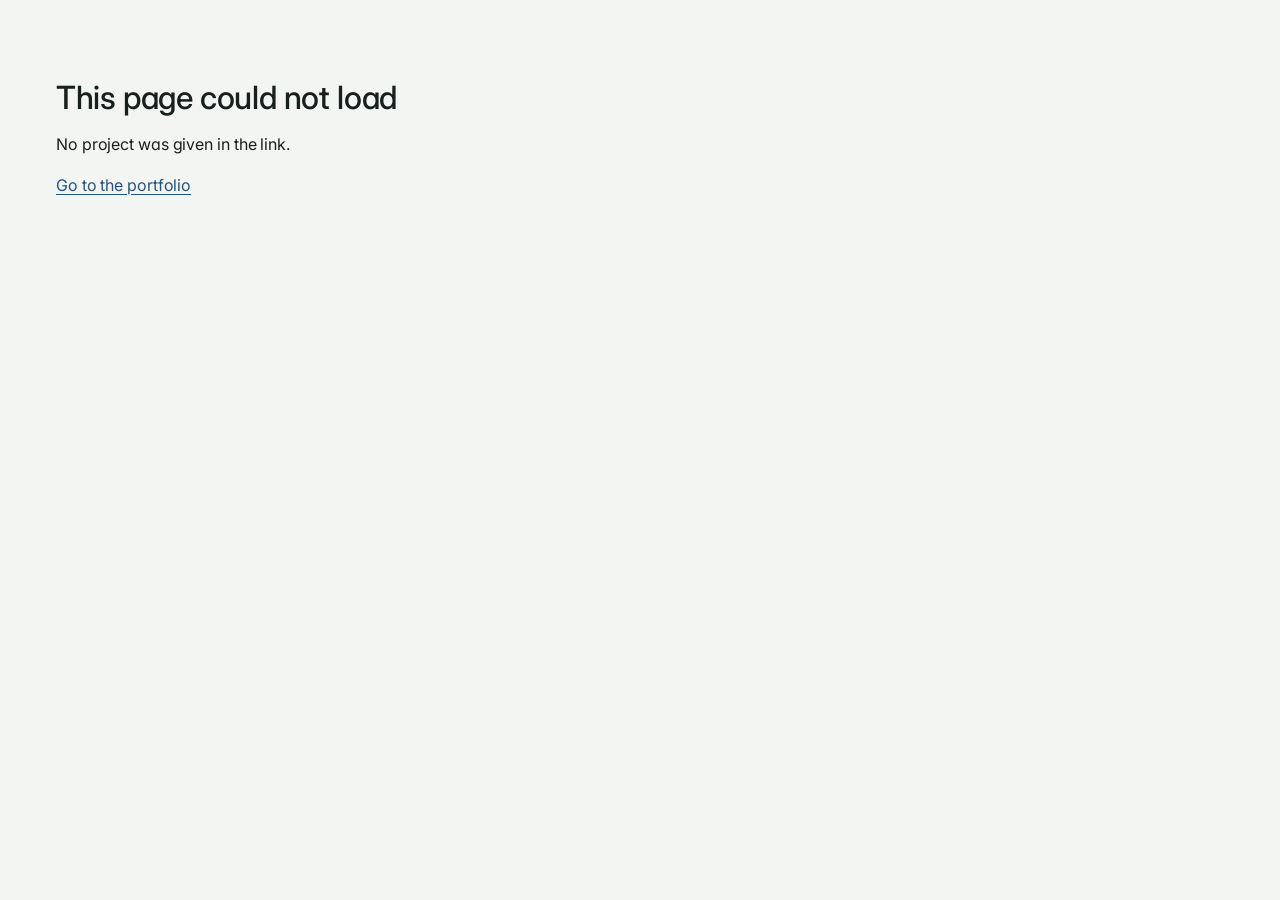
<file: case/index.html>
<!doctype html>
<html lang="en" data-base="../" data-page="case" data-view="">
<head>
<meta charset="utf-8">
<link rel="icon" href="data:,">
<meta property="og:type" content="website">
<meta property="og:site_name" content="Jiwon Park">
<meta property="og:title" content="Jiwon Park — Portfolio">
<meta property="og:description" content="Case studies by Jiwon Park: product management in payments and compliance, and UX design.">
<meta property="og:url" content="https://jiwon-park.vercel.app/case/">
<meta property="og:image" content="https://jiwon-park.vercel.app/content/images/og-product.jpg">
<meta property="og:image:width" content="1200">
<meta property="og:image:height" content="627">
<meta property="og:image:alt" content="Jiwon Park — Portfolio">
<meta name="twitter:card" content="summary_large_image">
<meta name="twitter:title" content="Jiwon Park — Portfolio">
<meta name="twitter:description" content="Case studies by Jiwon Park: product management in payments and compliance, and UX design.">
<meta name="twitter:image" content="https://jiwon-park.vercel.app/content/images/og-product.jpg">
<meta name="viewport" content="width=device-width, initial-scale=1, viewport-fit=cover">
<title>Jiwon Park</title>
<meta name="description" content="Portfolio of Jiwon Park: product management in payments and compliance, and UX design.">
<link rel="preconnect" href="https://fonts.googleapis.com">
<link rel="preconnect" href="https://fonts.gstatic.com" crossorigin>
<link rel="stylesheet" href="https://fonts.googleapis.com/css2?family=Inter:opsz,wght@14..32,300..700&display=swap">
<link rel="stylesheet" href="../assets/style.css">
</head>
<body>
<div id="app"></div>
<noscript>This portfolio needs JavaScript to show its projects.</noscript>
<script src="../assets/app.js"></script>
</body>
</html>
</file>
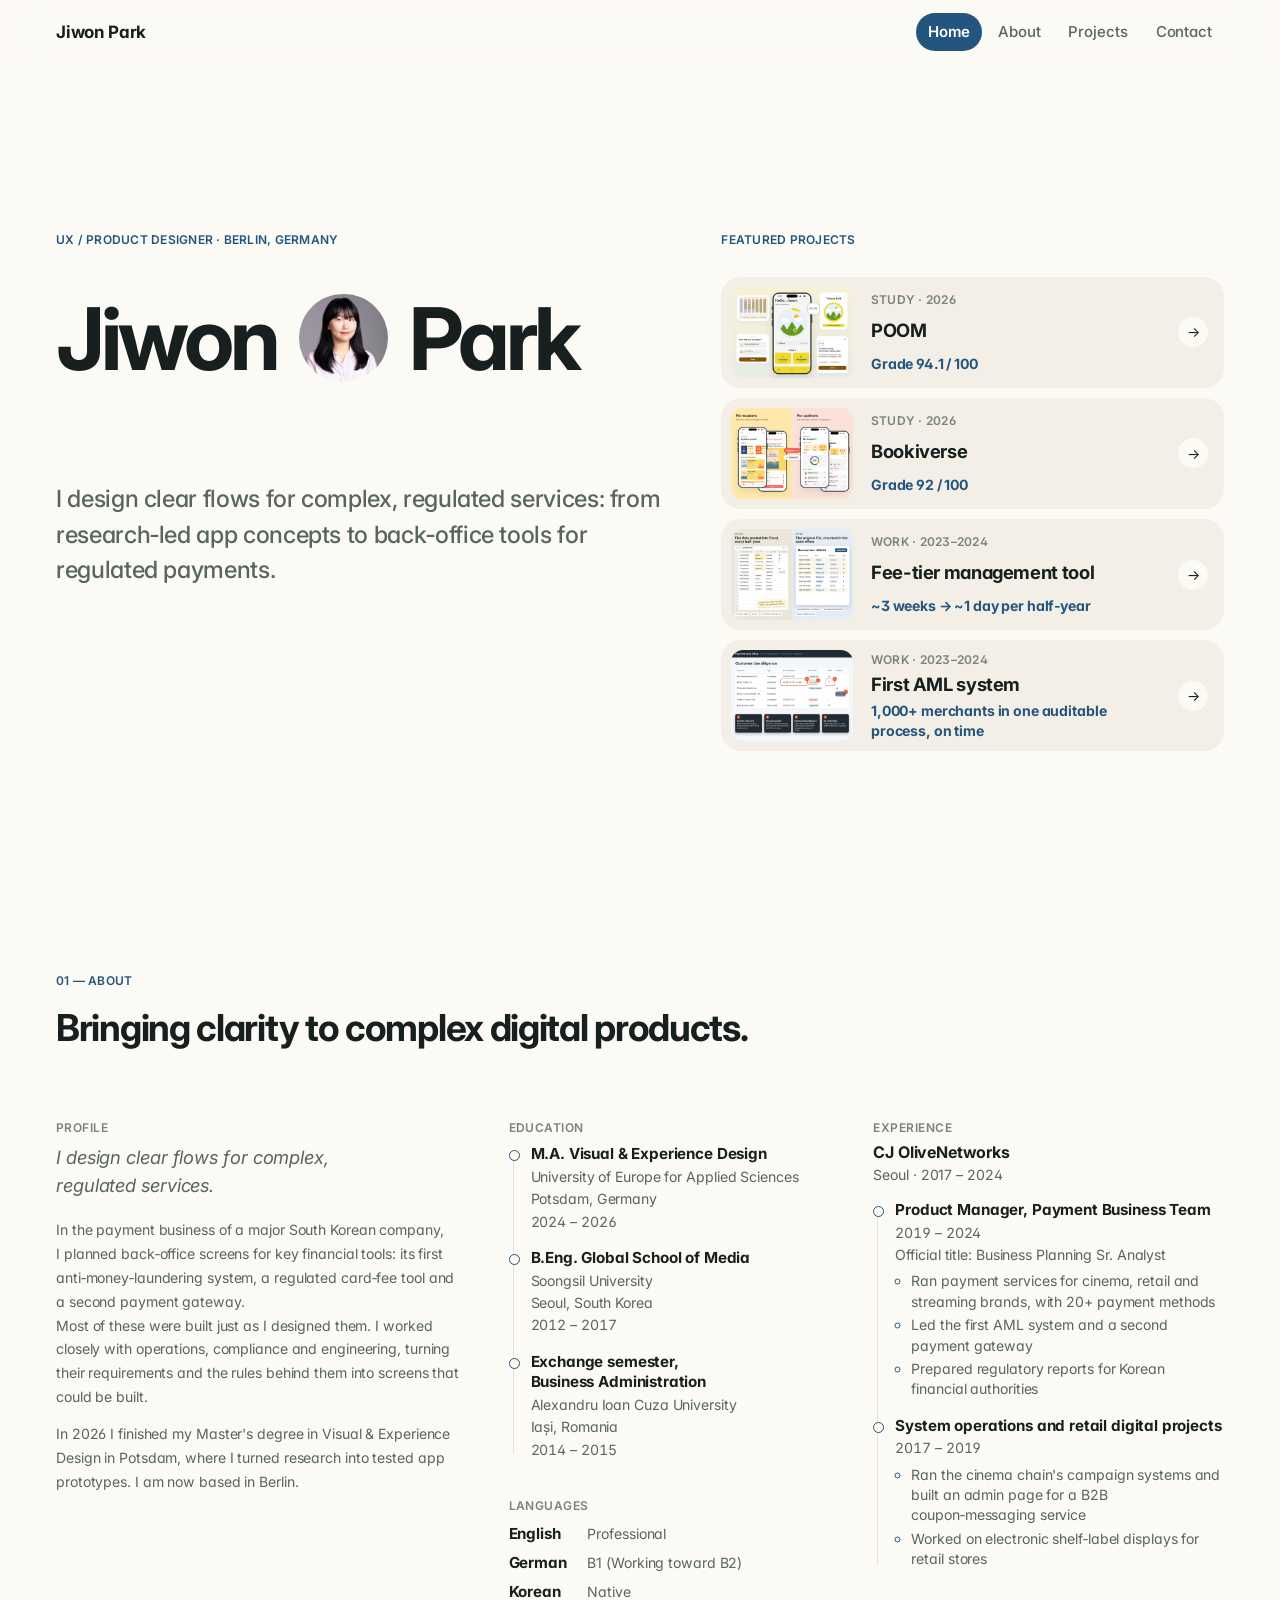
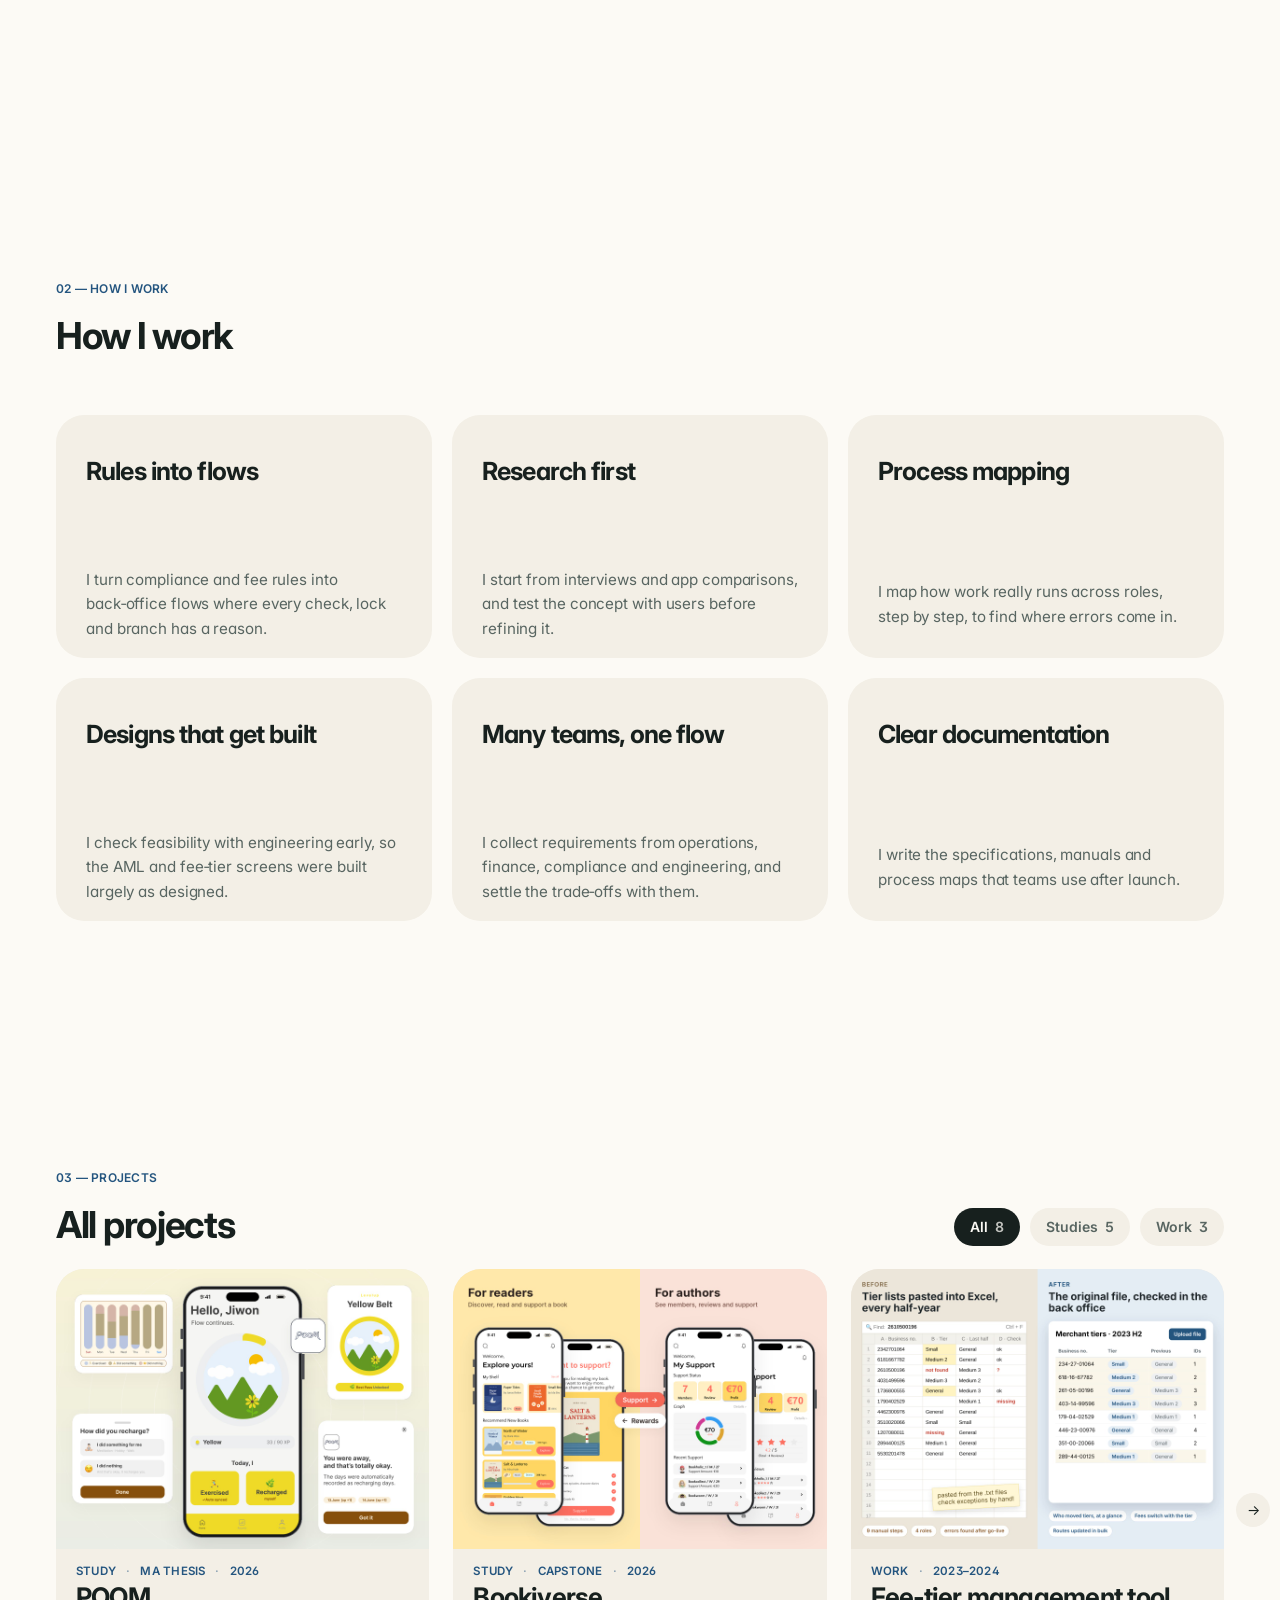
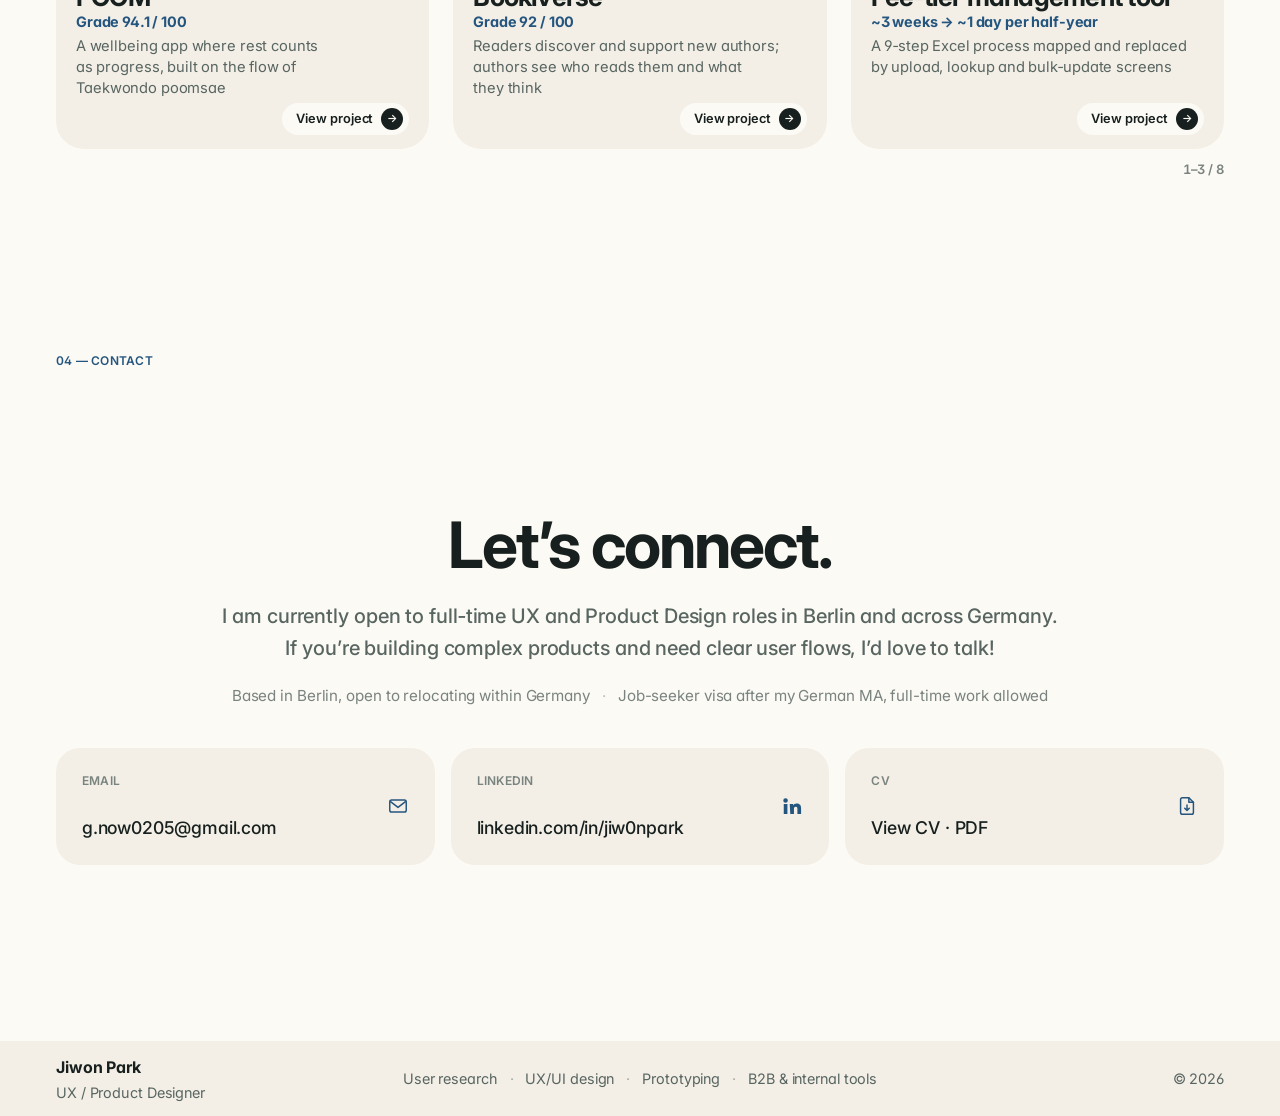
<file: design/index.html>
<!doctype html>
<html lang="en" data-base="../" data-page="view" data-view="design">
<head>
<meta charset="utf-8">
<link rel="icon" href="data:,">
<meta property="og:type" content="website">
<meta property="og:site_name" content="Jiwon Park">
<meta property="og:title" content="Jiwon Park — UX / Product Designer">
<meta property="og:description" content="I design clear flows for complex, regulated services: from research-led app concepts to back-office tools for regulated payments.">
<meta property="og:url" content="https://jiwon-park.vercel.app/design/">
<meta property="og:image" content="https://jiwon-park.vercel.app/content/images/og-design.jpg">
<meta property="og:image:width" content="1200">
<meta property="og:image:height" content="627">
<meta property="og:image:alt" content="Jiwon Park — UX / Product Designer">
<meta name="twitter:card" content="summary_large_image">
<meta name="twitter:title" content="Jiwon Park — UX / Product Designer">
<meta name="twitter:description" content="I design clear flows for complex, regulated services: from research-led app concepts to back-office tools for regulated payments.">
<meta name="twitter:image" content="https://jiwon-park.vercel.app/content/images/og-design.jpg">
<meta name="viewport" content="width=device-width, initial-scale=1, viewport-fit=cover">
<title>Jiwon Park</title>
<meta name="description" content="I design clear flows for complex, regulated services: from research-led app concepts to back-office tools for regulated payments.">
<link rel="preconnect" href="https://fonts.googleapis.com">
<link rel="preconnect" href="https://fonts.gstatic.com" crossorigin>
<link rel="stylesheet" href="https://fonts.googleapis.com/css2?family=Inter:opsz,wght@14..32,300..700&display=swap">
<link rel="stylesheet" href="../assets/style.css">
</head>
<body>
<div id="app"></div>
<noscript>This portfolio needs JavaScript to show its projects.</noscript>
<script src="../assets/app.js"></script>
</body>
</html>
</file>
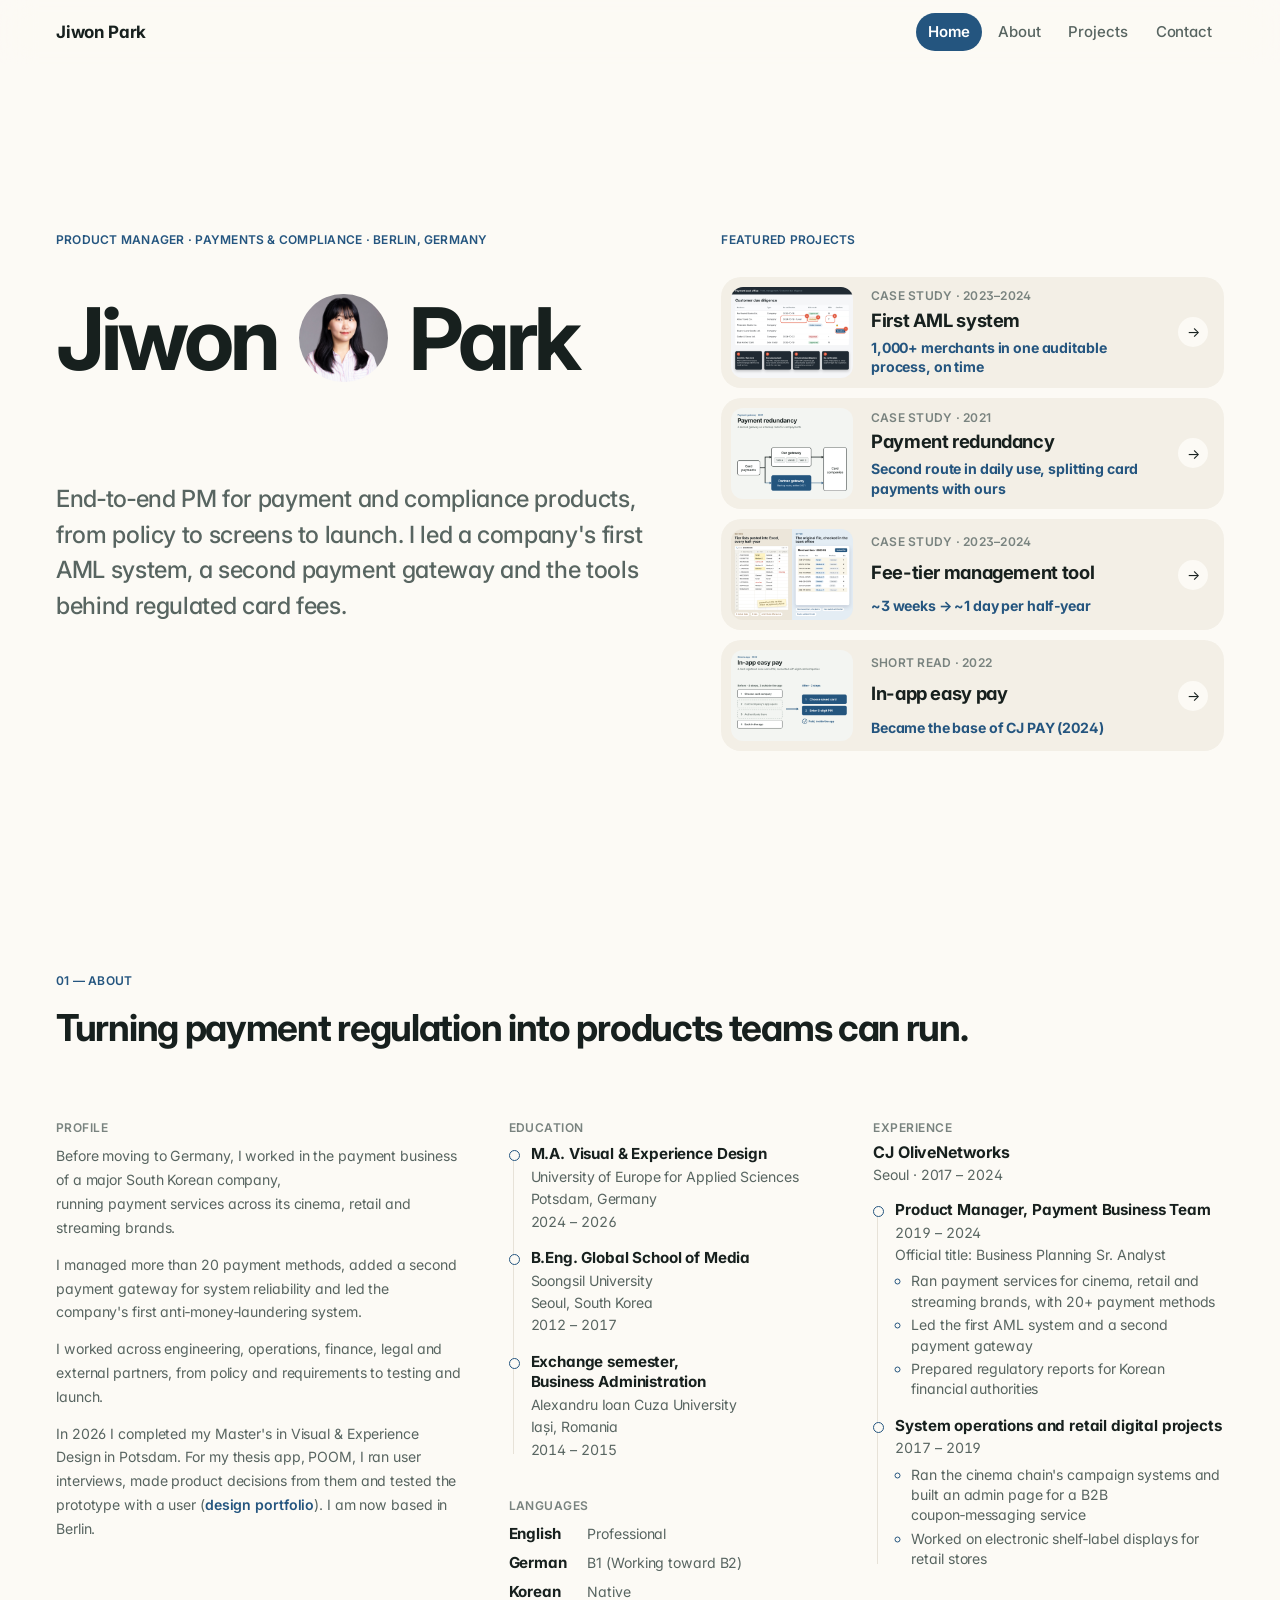
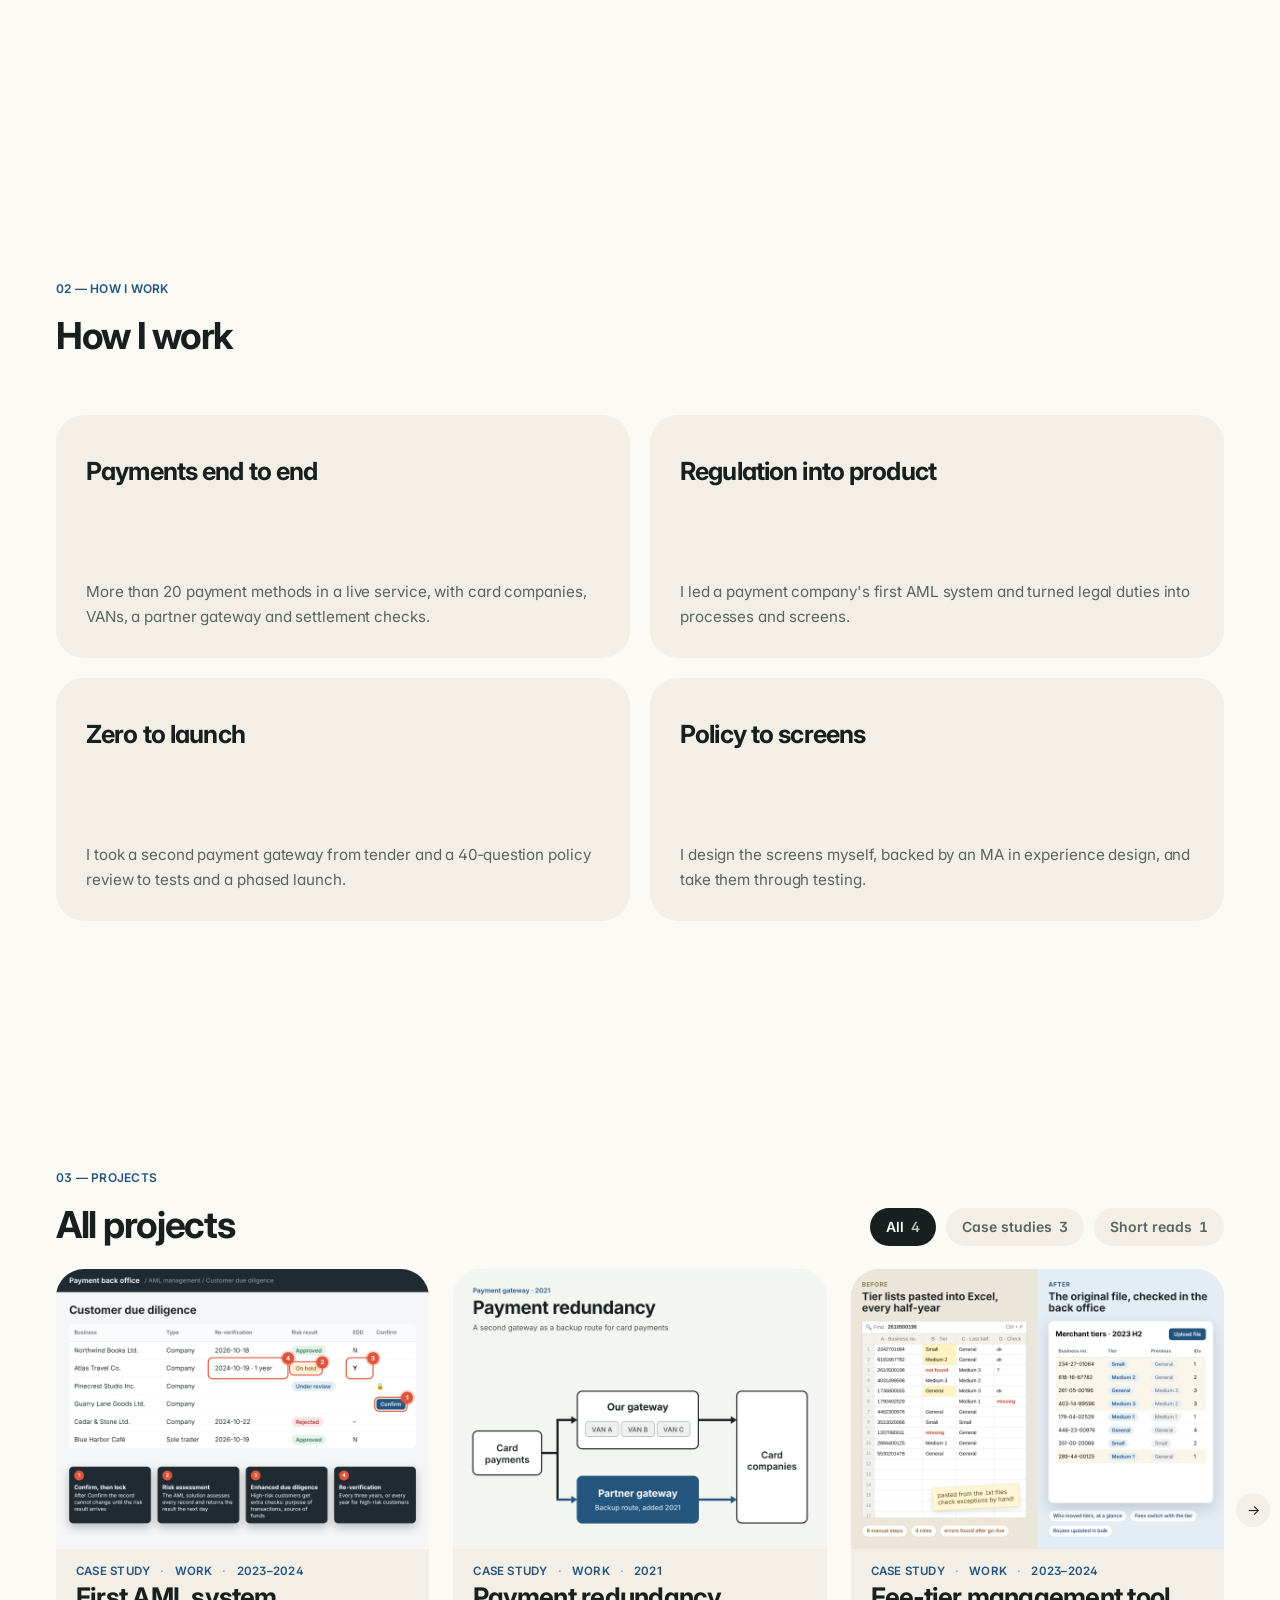
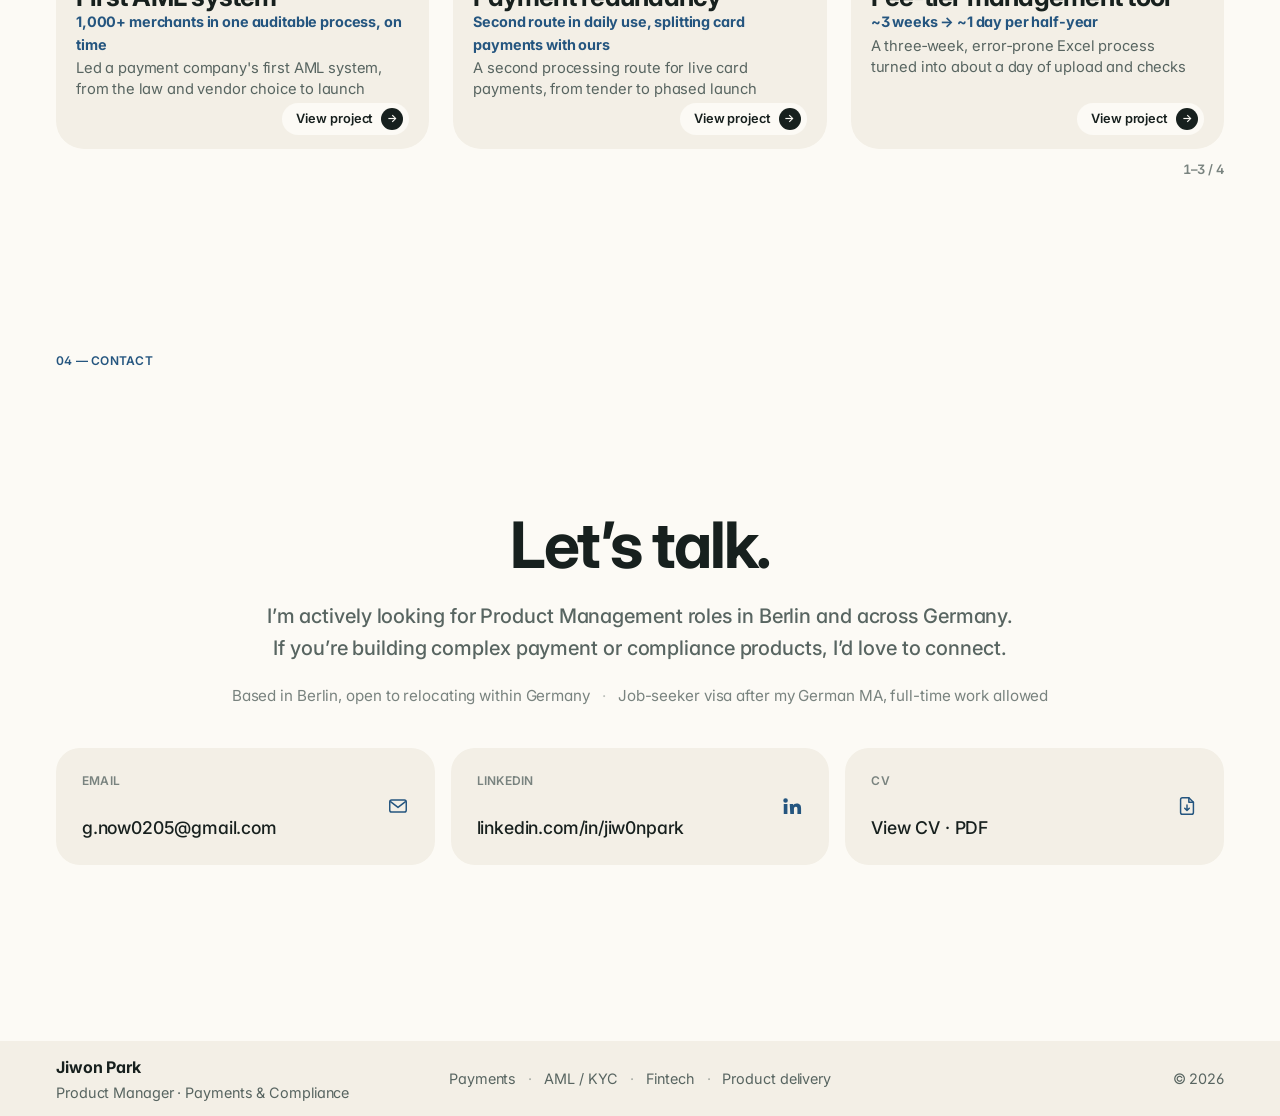
<file: product/index.html>
<!doctype html>
<html lang="en" data-base="../" data-page="view" data-view="product">
<head>
<meta charset="utf-8">
<link rel="icon" href="data:,">
<meta property="og:type" content="website">
<meta property="og:site_name" content="Jiwon Park">
<meta property="og:title" content="Jiwon Park — Product Manager, Payments &amp; Compliance">
<meta property="og:description" content="End-to-end PM for payment and compliance products, from policy to screens to launch: a first AML system, a second payment gateway and tools for regulated card fees.">
<meta property="og:url" content="https://jiwon-park.vercel.app/product/">
<meta property="og:image" content="https://jiwon-park.vercel.app/content/images/og-product.jpg">
<meta property="og:image:width" content="1200">
<meta property="og:image:height" content="627">
<meta property="og:image:alt" content="Jiwon Park — Product Manager, Payments &amp; Compliance">
<meta name="twitter:card" content="summary_large_image">
<meta name="twitter:title" content="Jiwon Park — Product Manager, Payments &amp; Compliance">
<meta name="twitter:description" content="End-to-end PM for payment and compliance products, from policy to screens to launch: a first AML system, a second payment gateway and tools for regulated card fees.">
<meta name="twitter:image" content="https://jiwon-park.vercel.app/content/images/og-product.jpg">
<meta name="viewport" content="width=device-width, initial-scale=1, viewport-fit=cover">
<title>Jiwon Park</title>
<meta name="description" content="End-to-end PM for payment and compliance products, from policy to screens to launch: a first AML system, a second payment gateway and tools for regulated card fees.">
<link rel="preconnect" href="https://fonts.googleapis.com">
<link rel="preconnect" href="https://fonts.gstatic.com" crossorigin>
<link rel="stylesheet" href="https://fonts.googleapis.com/css2?family=Inter:opsz,wght@14..32,300..700&display=swap">
<link rel="stylesheet" href="../assets/style.css">
</head>
<body>
<div id="app"></div>
<noscript>This portfolio needs JavaScript to show its projects.</noscript>
<script src="../assets/app.js"></script>
</body>
</html>
</file>
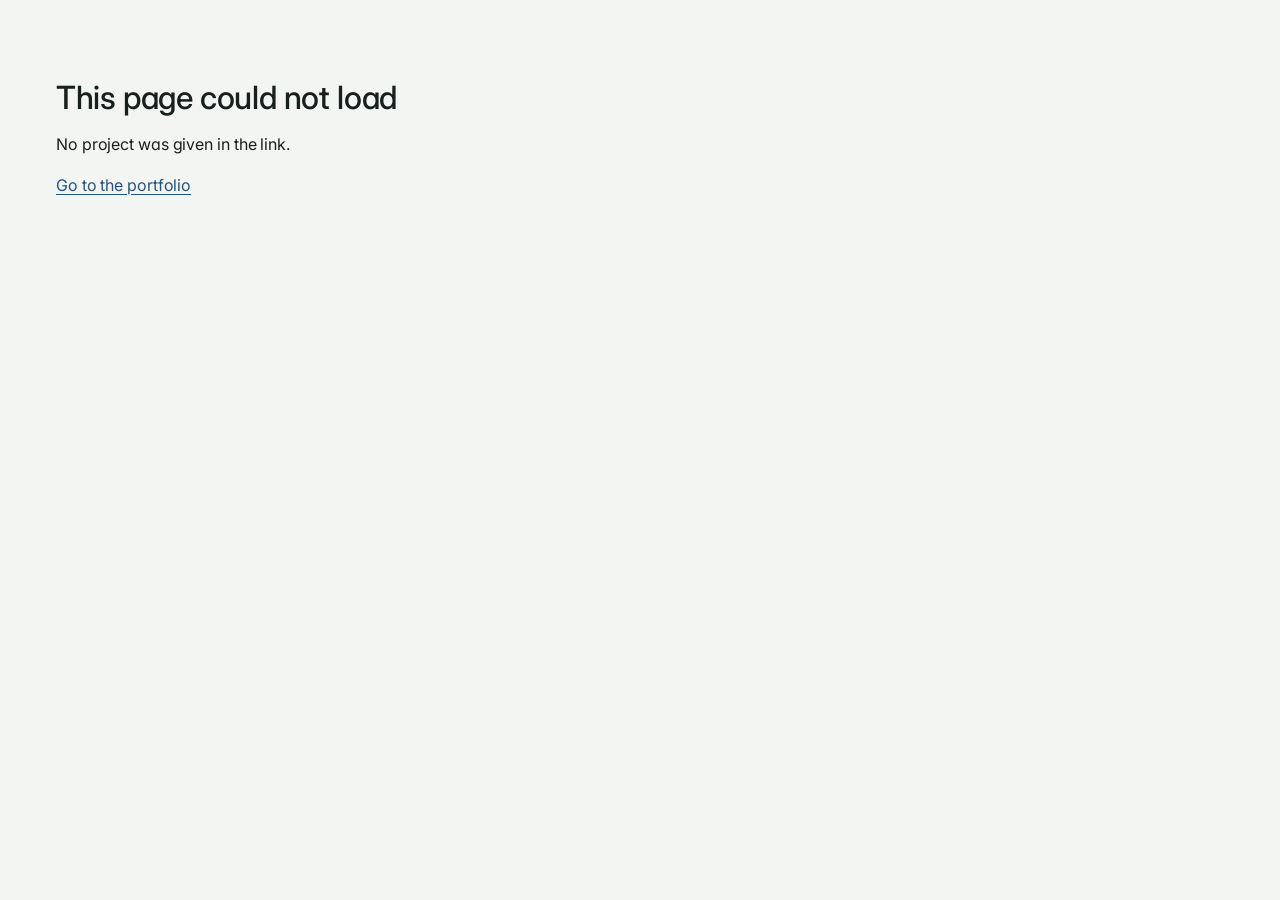
<file: portfolio_design/case/index.html>
<!doctype html>
<html lang="en" data-base="../" data-page="case" data-view="">
<head>
<meta charset="utf-8">
<meta name="viewport" content="width=device-width, initial-scale=1, viewport-fit=cover">
<title>Jiwon Park</title>
<meta name="description" content="Portfolio of Jiwon Park: product management in payments and compliance, and UX design.">
<link rel="preconnect" href="https://fonts.googleapis.com">
<link rel="preconnect" href="https://fonts.gstatic.com" crossorigin>
<link rel="stylesheet" href="https://fonts.googleapis.com/css2?family=Inter:opsz,wght@14..32,300..700&display=swap">
<link rel="stylesheet" href="../assets/style.css">
</head>
<body>
<div id="app"></div>
<noscript>This portfolio needs JavaScript to show its projects.</noscript>
<script src="../assets/app.js"></script>
</body>
</html>
</file>
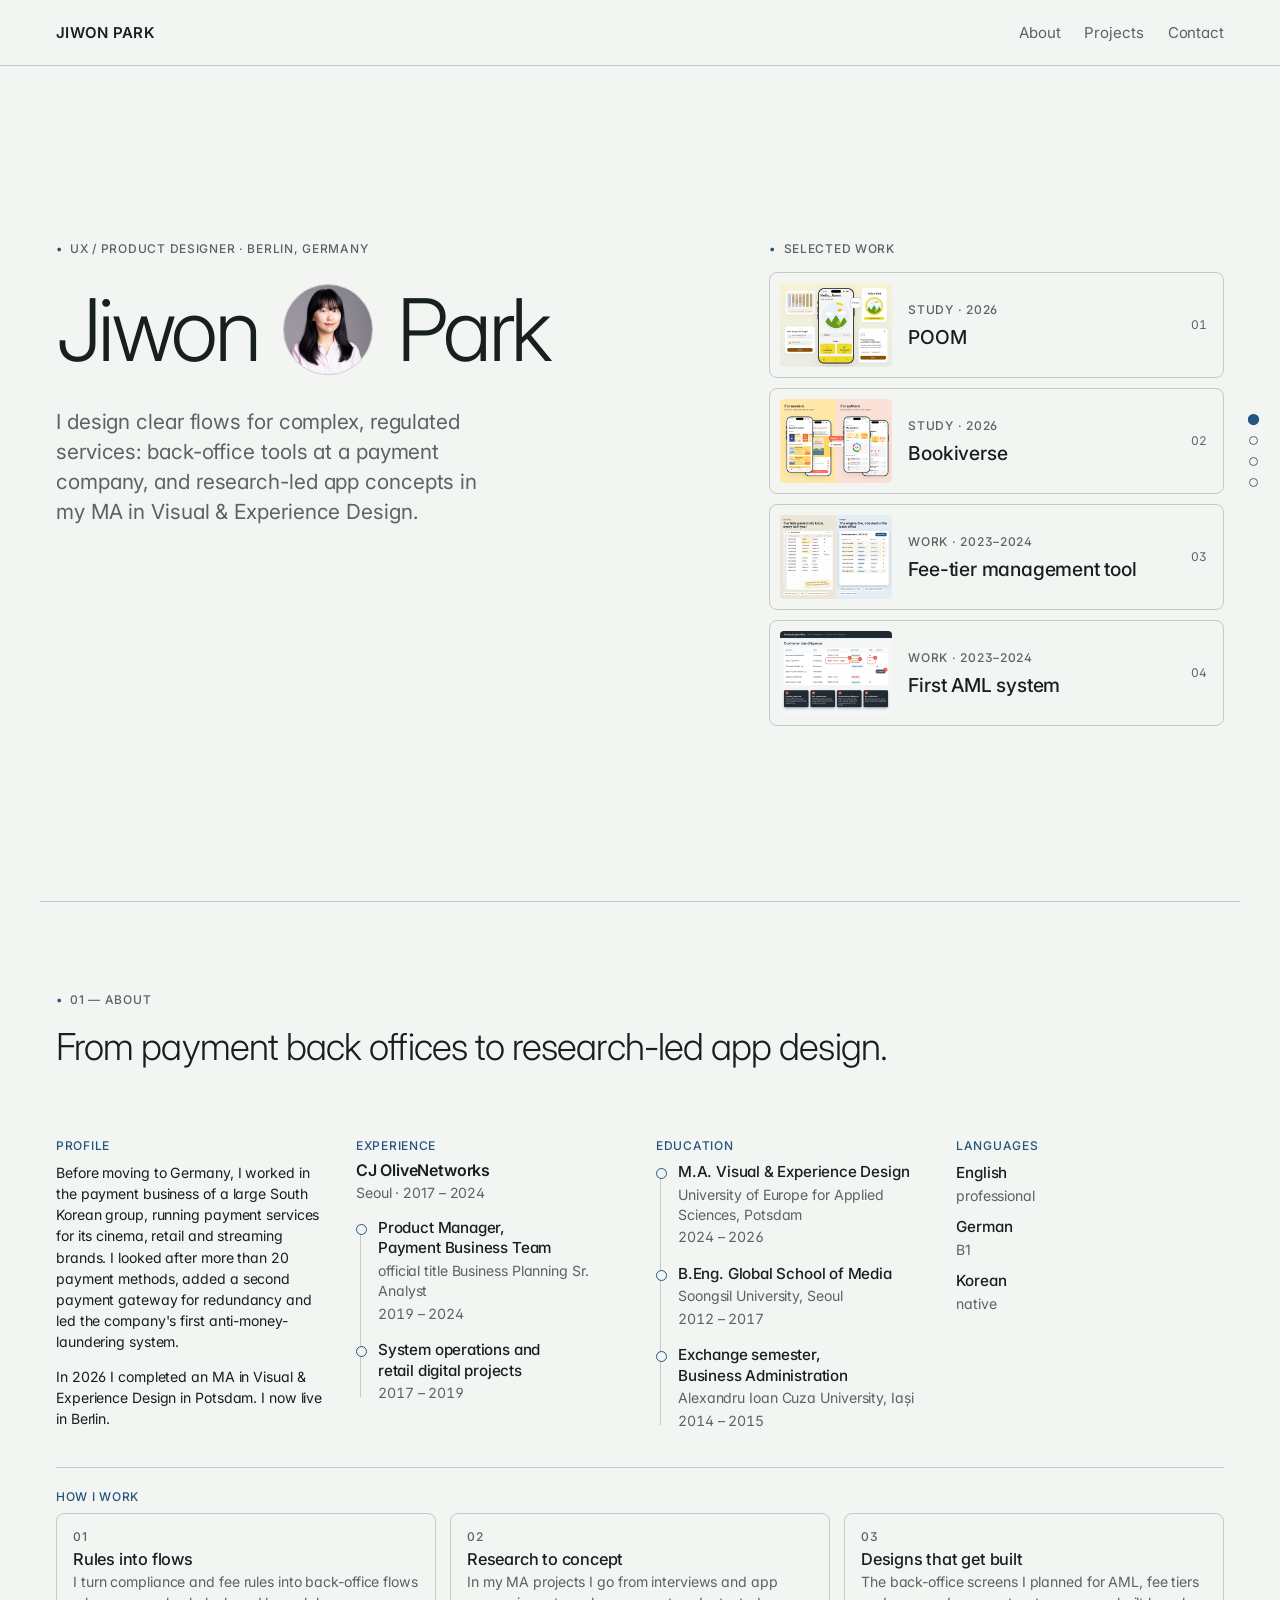
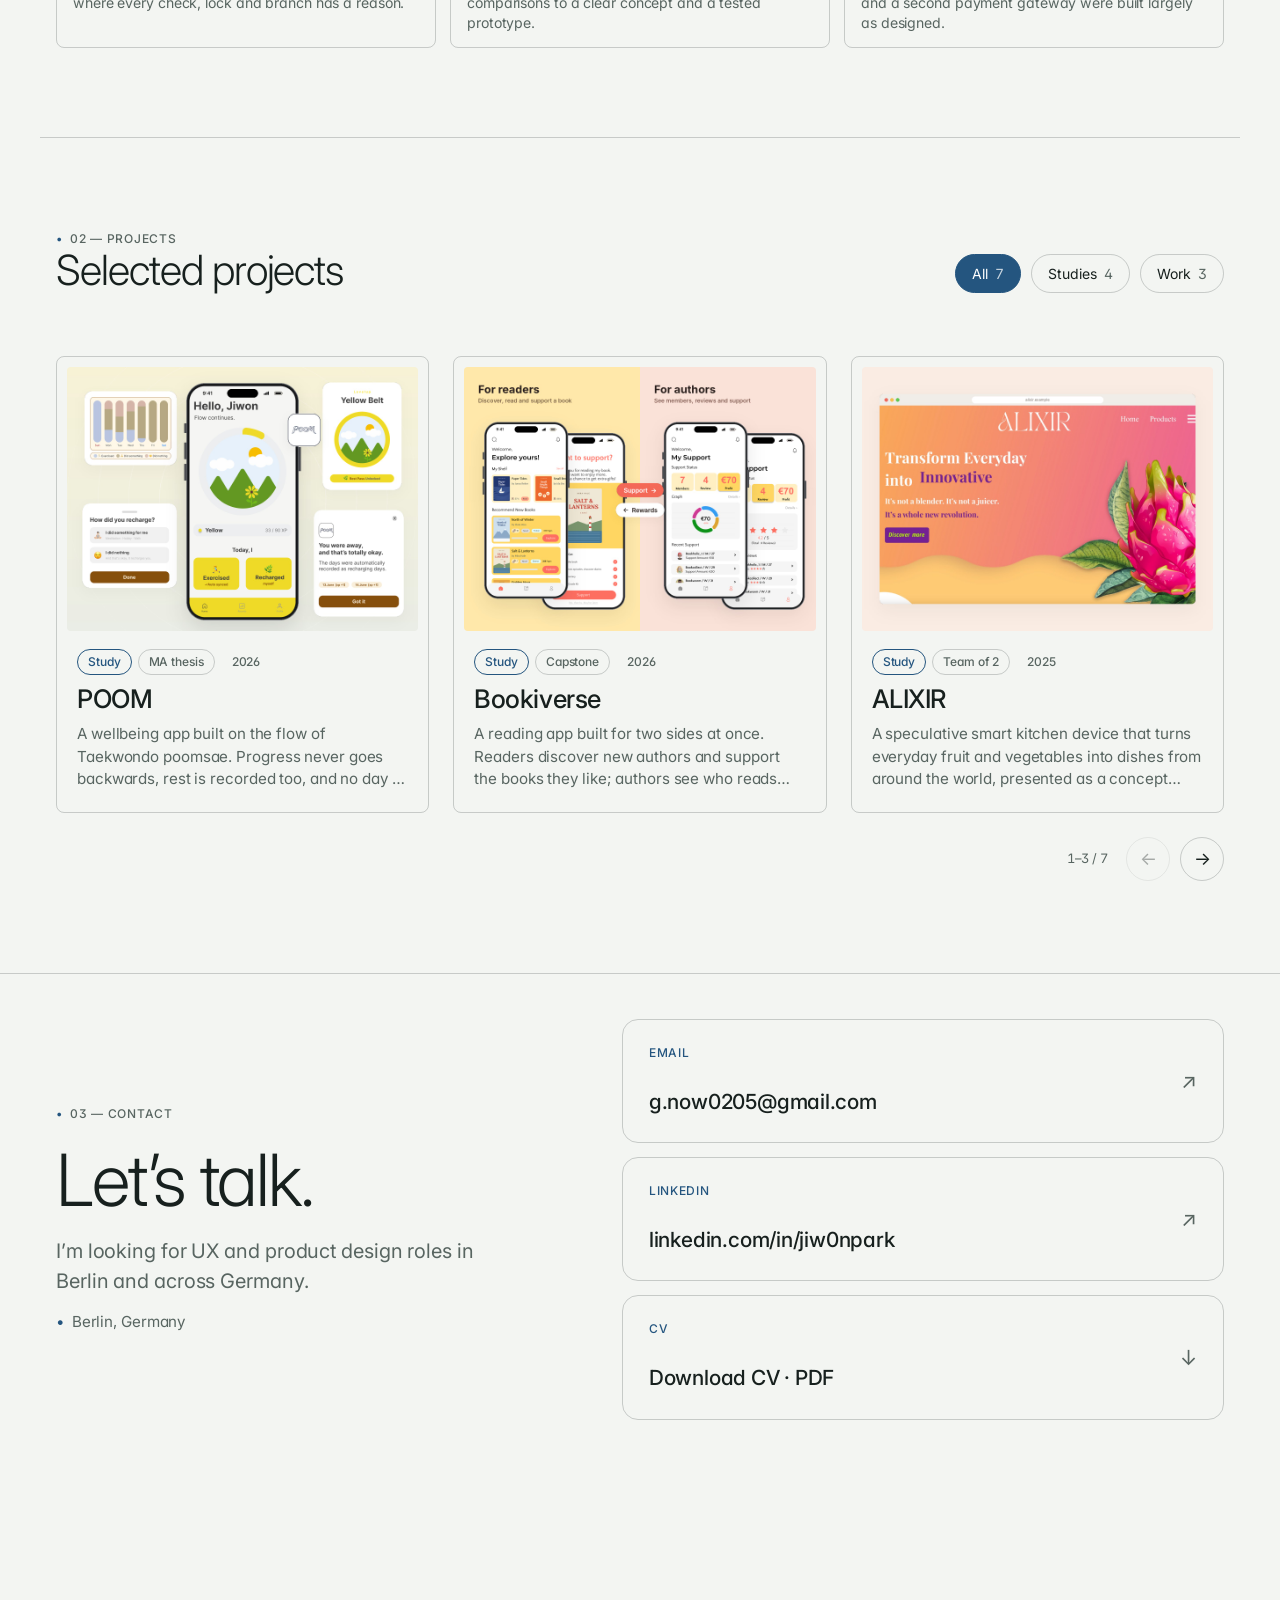
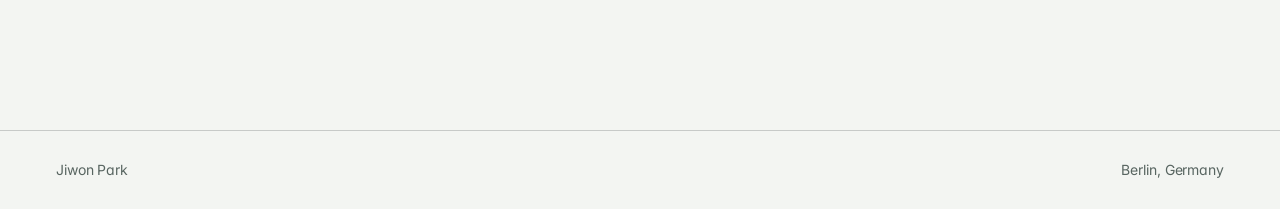
<file: portfolio_design/design/index.html>
<!doctype html>
<html lang="en" data-base="../" data-page="view" data-view="design">
<head>
<meta charset="utf-8">
<meta name="viewport" content="width=device-width, initial-scale=1, viewport-fit=cover">
<title>Jiwon Park</title>
<meta name="description" content="Portfolio of Jiwon Park: product management in payments and compliance, and UX design.">
<link rel="preconnect" href="https://fonts.googleapis.com">
<link rel="preconnect" href="https://fonts.gstatic.com" crossorigin>
<link rel="stylesheet" href="https://fonts.googleapis.com/css2?family=Inter:opsz,wght@14..32,300..700&display=swap">
<link rel="stylesheet" href="../assets/style.css">
</head>
<body>
<div id="app"></div>
<noscript>This portfolio needs JavaScript to show its projects.</noscript>
<script src="../assets/app.js"></script>
</body>
</html>
</file>
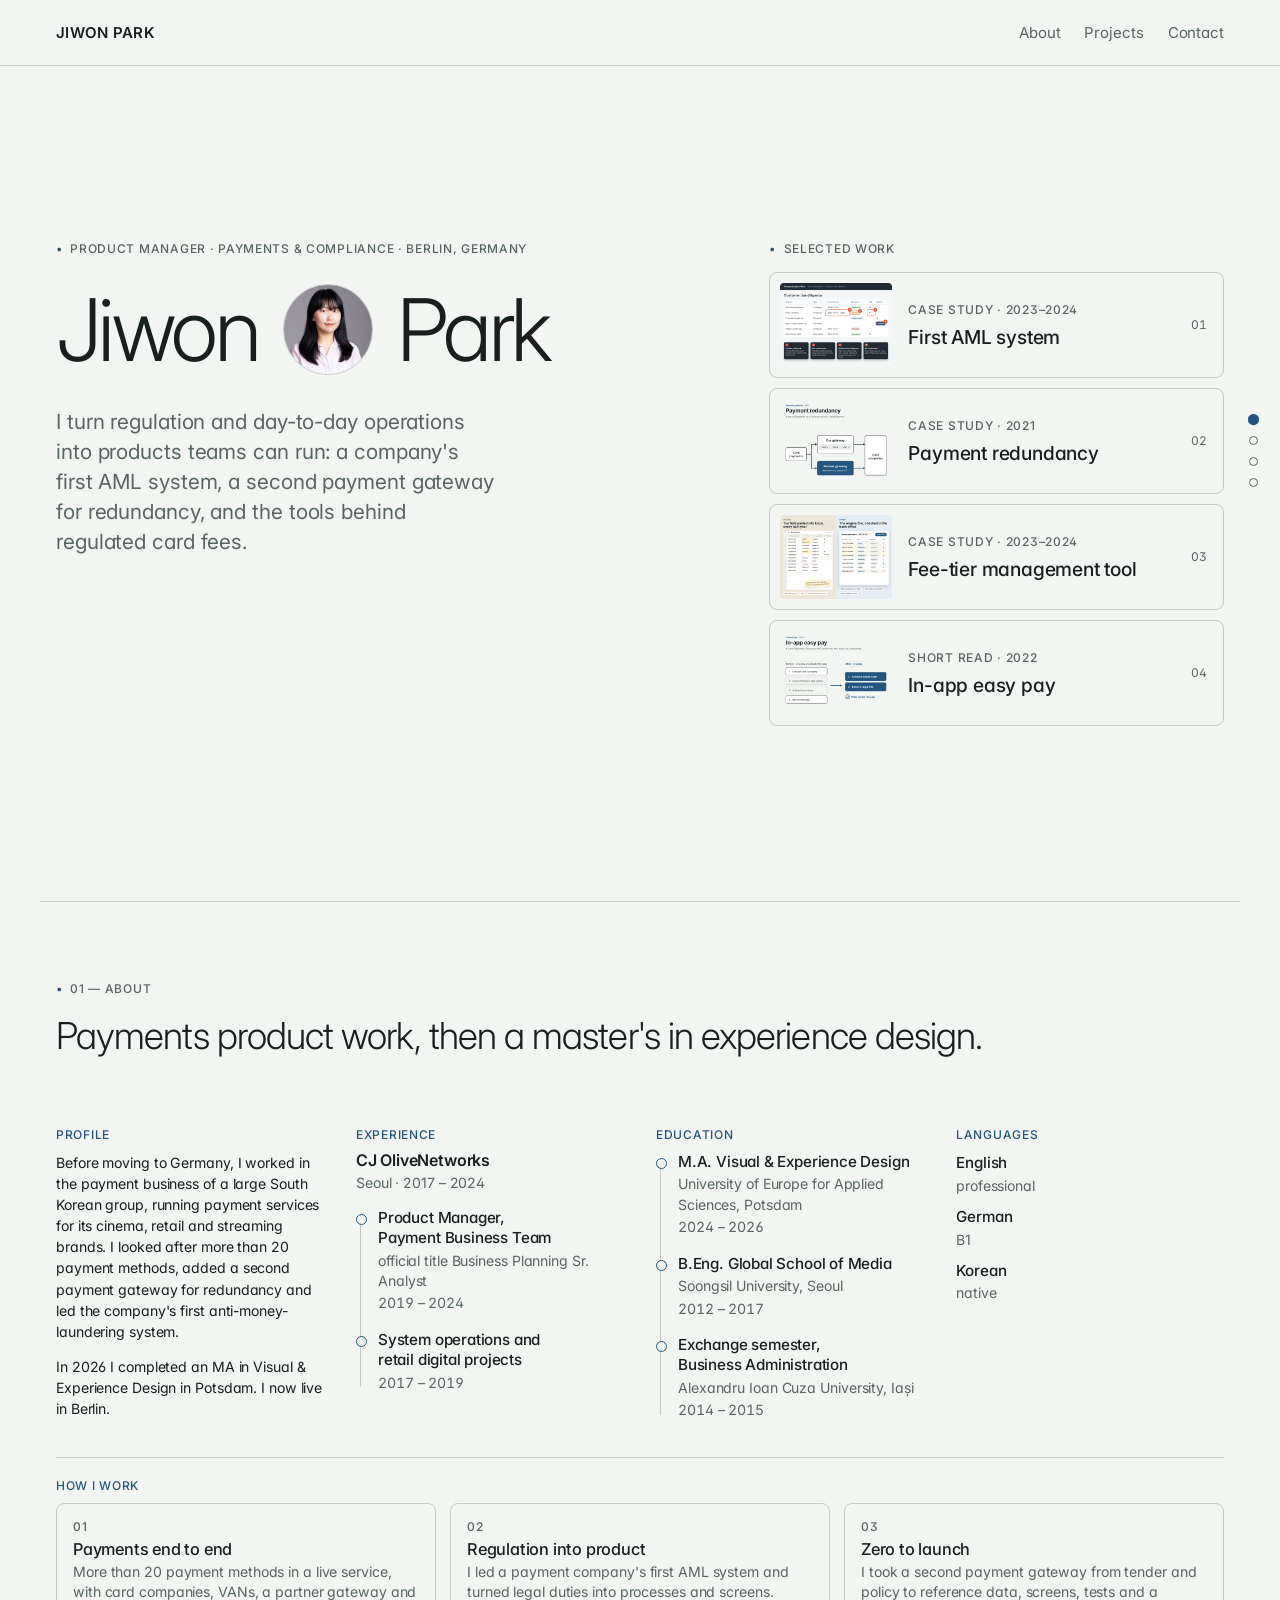
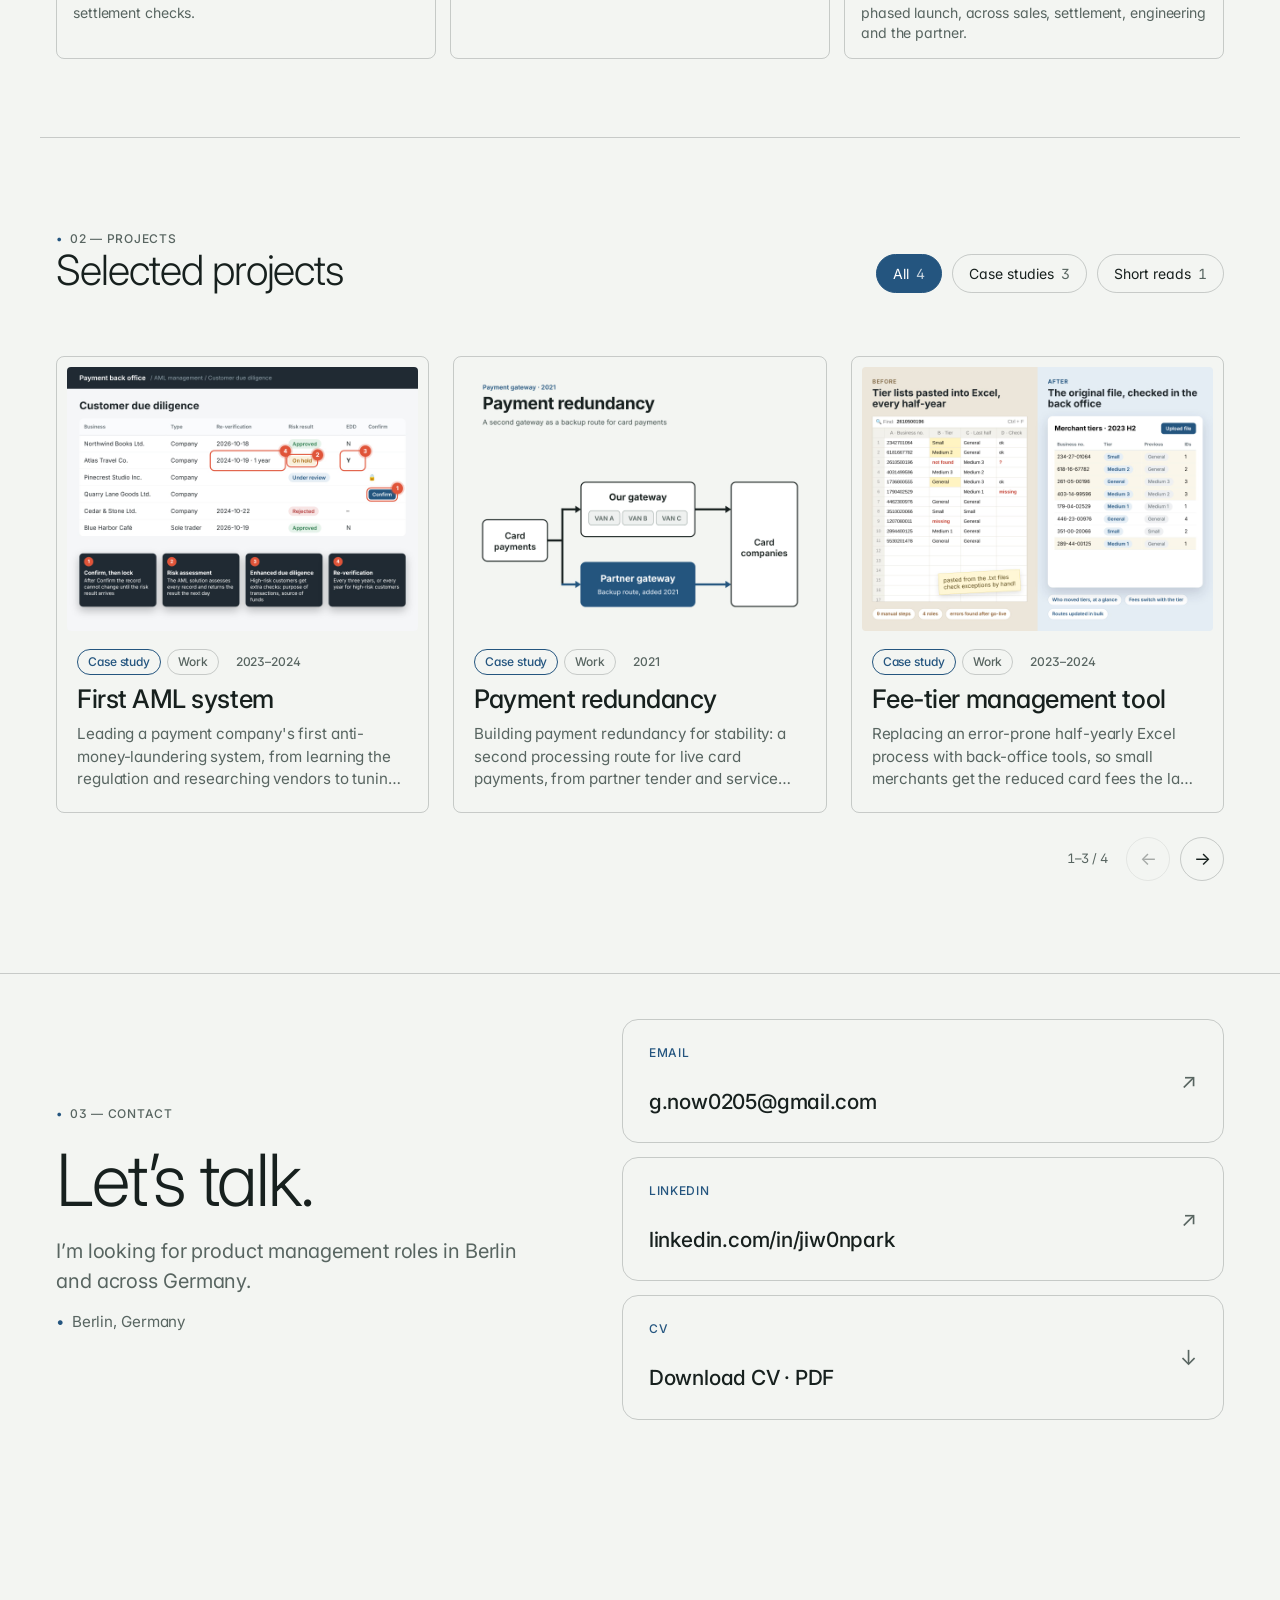
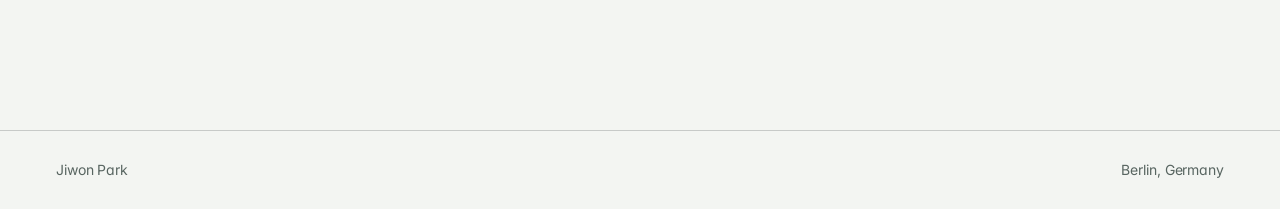
<file: portfolio_design/product/index.html>
<!doctype html>
<html lang="en" data-base="../" data-page="view" data-view="product">
<head>
<meta charset="utf-8">
<meta name="viewport" content="width=device-width, initial-scale=1, viewport-fit=cover">
<title>Jiwon Park</title>
<meta name="description" content="Portfolio of Jiwon Park: product management in payments and compliance, and UX design.">
<link rel="preconnect" href="https://fonts.googleapis.com">
<link rel="preconnect" href="https://fonts.gstatic.com" crossorigin>
<link rel="stylesheet" href="https://fonts.googleapis.com/css2?family=Inter:opsz,wght@14..32,300..700&display=swap">
<link rel="stylesheet" href="../assets/style.css">
</head>
<body>
<div id="app"></div>
<noscript>This portfolio needs JavaScript to show its projects.</noscript>
<script src="../assets/app.js"></script>
</body>
</html>
</file>
<file: assets/style.css>
/* Layout: full-screen sections on desktop (hero, about, projects slider, contact); case studies scroll normally.
   a filterable project grid, contact as a list of rows. Case studies put section labels in a side column. */
:root {
  --paper: #f3f5f2;      /* cool, faintly green paper */
  --surface: #e6eae5;    /* panels, placeholders, contact band */
  --ink: #17201e;
  --muted: #586561;
  --line: #d3d9d3;
  --accent: #24557f;     /* deep blue: links, buttons, active states */
  --accent-ink: #ffffff;
  --todo-bg: #fbe9a6;
  --todo-fg: #5e4700;
  --font-display: "Bricolage Grotesque", "Helvetica Neue", Arial, sans-serif;
  --font-body: "Source Serif 4", Georgia, "Times New Roman", serif;
  --step--1: 0.875rem;
  --step-0: 1.0625rem;
  --step-1: 1.3rem;
  --step-2: 1.75rem;
  --step-3: clamp(2rem, 4.2vw, 3rem);
  --step-4: clamp(3rem, 8.5vw, 6.5rem);
  --head-h: 64px;
}
@media (prefers-color-scheme: dark) {
  :root:not([data-theme="light"]) {
    --paper: #121716; --surface: #1c2422; --ink: #e8ecea; --muted: #9ca8a4; --line: #2b3533;
    --accent: #8db8e0; --accent-ink: #0e1a24; --todo-bg: #4b3e0b; --todo-fg: #f6df8e; color-scheme: dark;
  }
}
:root[data-theme="dark"] {
  --paper: #121716; --surface: #1c2422; --ink: #e8ecea; --muted: #9ca8a4; --line: #2b3533;
  --accent: #8db8e0; --accent-ink: #0e1a24; --todo-bg: #4b3e0b; --todo-fg: #f6df8e; color-scheme: dark;
}

* { box-sizing: border-box; }
html { -webkit-text-size-adjust: 100%; scroll-behavior: smooth; scroll-padding-top: calc(env(safe-area-inset-top, 0px) + var(--head-h) + 8px); }
@media (prefers-reduced-motion: reduce) { html { scroll-behavior: auto; } * { animation: none !important; transition: none !important; } }
body { margin: 0; background: var(--paper); color: var(--ink); font-family: var(--font-body); font-size: var(--step-0); line-height: 1.65; }
body::before { content: ""; position: fixed; inset: 0 0 auto; height: env(safe-area-inset-top, 0px); z-index: 6; background: var(--paper); }
img { max-width: 100%; height: auto; display: block; }
a { color: var(--accent); text-underline-offset: 0.18em; text-decoration-thickness: 1px; }
a:focus-visible, button:focus-visible { outline: 2px solid var(--accent); outline-offset: 3px; border-radius: 2px; }
h1, h2, h3, h4 { font-family: var(--font-display); font-weight: 600; line-height: 1.12; text-wrap: balance; margin: 0; }
.wrap { max-width: 1120px; margin: 0 auto; padding-left: max(16px, env(safe-area-inset-left, 0px)); padding-right: max(16px, env(safe-area-inset-right, 0px)); }
mark.todo { background: var(--todo-bg); color: var(--todo-fg); padding: 0 0.25em; border-radius: 2px; font-family: var(--font-display); font-size: 0.9em; }
.button { display: inline-block; padding: 12px 22px; border-radius: 999px; background: var(--accent); color: var(--accent-ink); font-family: var(--font-display); font-size: var(--step--1); text-decoration: none; white-space: nowrap; }
.button:hover { filter: brightness(1.08); }

/* ---------- Header ---------- */
.site-head { position: sticky; top: env(safe-area-inset-top, 0px); z-index: 5; background: color-mix(in srgb, var(--paper) 92%, transparent); backdrop-filter: blur(8px); border-bottom: 1px solid var(--line); }
.head-row { display: flex; align-items: center; gap: 12px 28px; min-height: var(--head-h); }
.wordmark { font-family: var(--font-display); font-weight: 600; color: var(--ink); text-decoration: none; }
.menu { display: flex; gap: 24px; margin-left: auto; font-family: var(--font-display); font-size: var(--step--1); }
.menu a { color: var(--muted); text-decoration: none; padding-block: 4px; border-bottom: 1.5px solid transparent; }
.menu a:hover { color: var(--ink); }
.menu a.is-current { color: var(--ink); border-bottom-color: var(--accent); }
.switch { display: inline-flex; padding: 3px; border: 1px solid var(--line); border-radius: 999px; font-family: var(--font-display); font-size: var(--step--1); }
.switch-opt { padding: 5px 14px; border-radius: 999px; color: var(--muted); text-decoration: none; }
.switch-opt:hover { color: var(--ink); }
.switch-opt[aria-current="page"] { background: var(--accent); color: var(--accent-ink); }

/* ---------- Hero ---------- */
.hero { display: grid; gap: 40px; align-items: center; padding-block: clamp(48px, 10vh, 120px); min-height: calc(100svh - var(--head-h)); }
@media (min-width: 900px) { .hero { grid-template-columns: minmax(0, 7fr) minmax(0, 4fr); gap: clamp(40px, 6vw, 96px); } }
.hero-text { display: grid; gap: 18px; justify-items: start; min-width: 0; }
.hero-name { font-size: var(--step-4); font-weight: 500; letter-spacing: -0.035em; line-height: 0.95; font-variation-settings: "opsz" 96; }
.hero-role { margin: 0; font-family: var(--font-display); font-size: var(--step-1); color: var(--accent); }
.hero-intro { margin: 6px 0 14px; font-size: var(--step-1); line-height: 1.5; color: var(--muted); max-width: 40ch; }
.photo { margin: 0; aspect-ratio: 4 / 5; max-width: 100%; border-radius: 8px; overflow: hidden; background: var(--surface); }
.photo img { width: 100%; height: 100%; object-fit: cover; }
.photo.is-empty { display: grid; place-items: center; border: 1.5px dashed color-mix(in srgb, var(--muted) 45%, transparent); background: transparent; }
.photo-empty { text-align: center; font-family: var(--font-display); color: var(--muted); line-height: 1.4; }
.photo-empty small { font-size: 0.75rem; }
@media (max-width: 899px) { .photo { max-width: 220px; order: -1; } .hero { min-height: 0; } }
@keyframes rise { from { opacity: 0; transform: translateY(16px); } to { opacity: 1; transform: none; } }
.hero-text > * { animation: rise 0.7s cubic-bezier(0.2, 0.7, 0.2, 1) both; }
.hero-text > :nth-child(2) { animation-delay: 80ms; }
.hero-text > :nth-child(3) { animation-delay: 160ms; }
.hero-text > :nth-child(4) { animation-delay: 240ms; }
.hero .photo { animation: rise 0.9s 120ms cubic-bezier(0.2, 0.7, 0.2, 1) both; }

/* ---------- Sections ---------- */
.section { padding-block: clamp(64px, 10vw, 112px); border-top: 1px solid var(--line); }
.section.is-in .section-title { animation: rise 0.6s cubic-bezier(0.2, 0.7, 0.2, 1) both; }
.section-title { font-size: var(--step-3); font-weight: 500; letter-spacing: -0.02em; max-width: 22ch; margin-bottom: clamp(32px, 5vw, 56px); }
.col-label { font-size: var(--step--1); font-weight: 600; color: var(--accent); margin-bottom: 16px; }

/* About */
.about-cols { display: grid; gap: 40px; }
@media (min-width: 900px) { .about-cols { grid-template-columns: minmax(0, 1.2fr) minmax(0, 1fr) minmax(0, 1fr); gap: 48px; } }
.about-col { min-width: 0; }
.prose p { margin: 0 0 1em; max-width: 60ch; }
.timeline { list-style: none; margin: 0 0 32px; padding: 0; display: grid; gap: 20px; }
.timeline li { padding-left: 16px; border-left: 2px solid var(--line); }
.timeline h4 { font-size: var(--step-0); font-weight: 600; line-height: 1.3; }
.timeline p { margin: 4px 0 0; font-size: 0.95rem; line-height: 1.45; color: var(--muted); }
.timeline .when { font-family: var(--font-display); font-size: var(--step--1); }
.langs { margin: 0; }
.how { margin-top: clamp(48px, 6vw, 72px); padding-top: 32px; border-top: 1px solid var(--line); }
.strengths { list-style: none; margin: 0; padding: 0; display: grid; grid-template-columns: repeat(auto-fit, minmax(min(100%, 240px), 1fr)); gap: 24px; }
.strengths li { padding: 24px; border-radius: 8px; background: var(--surface); }
.strengths h4 { font-size: var(--step-1); font-weight: 600; margin-bottom: 8px; }
.strengths p { margin: 0; color: var(--muted); font-size: 0.97rem; line-height: 1.55; }

/* Projects */
.chips { display: flex; flex-wrap: wrap; gap: 10px; margin: -16px 0 32px; }
.chip { font: inherit; font-family: var(--font-display); font-size: var(--step--1); padding: 9px 18px; border-radius: 999px; border: 1px solid var(--line); background: transparent; color: var(--ink); cursor: pointer; }
.chip:hover { border-color: var(--ink); }
.chip[aria-pressed="true"] { background: var(--accent); border-color: var(--accent); color: var(--accent-ink); }
.work-grid { display: grid; grid-template-columns: repeat(auto-fill, minmax(min(100%, 320px), 1fr)); gap: 48px 28px; }
.card { display: flex; flex-direction: column; gap: 16px; color: inherit; text-decoration: none; min-width: 0; }
.card-visual { aspect-ratio: 4 / 3; max-width: 100%; overflow: hidden; border-radius: 8px; background: var(--surface); }
.card-visual img { width: 100%; height: 100%; object-fit: cover; transition: transform 0.4s ease; }
a.card:hover .card-visual img { transform: scale(1.02); }
.card-visual.is-placeholder { display: flex; align-items: flex-end; padding: 20px; }
.ph-title { font-family: var(--font-display); font-weight: 500; font-size: clamp(1.6rem, 2.6vw, 2.2rem); line-height: 1; letter-spacing: -0.02em; color: color-mix(in srgb, var(--ink) 28%, var(--surface)); }
.card-text { display: grid; gap: 6px; }
.card-meta { margin: 0; font-family: var(--font-display); font-size: var(--step--1); color: var(--muted); display: flex; flex-wrap: wrap; gap: 4px 10px; }
.card-meta b { font-weight: 500; color: var(--accent); }
.card-title { font-size: var(--step-2); font-weight: 600; letter-spacing: -0.01em; }
a.card:hover .card-title { color: var(--accent); }
.card-summary { margin: 0; color: var(--muted); font-size: 0.97rem; line-height: 1.55; }
.card-flag { margin: 0; font-family: var(--font-display); font-size: var(--step--1); color: var(--todo-fg); }
.card-flag::before { content: ""; display: inline-block; width: 8px; height: 8px; border-radius: 50%; background: var(--todo-bg); margin-right: 6px; outline: 1px solid var(--todo-fg); }

/* Contact */
.contact { background: var(--surface); }
.contact-grid { display: grid; gap: 40px; align-items: start; }
@media (min-width: 900px) { .contact-grid { grid-template-columns: minmax(0, 1fr) minmax(0, 1fr); gap: 64px; } }
.contact .section-title { font-size: clamp(2.6rem, 6vw, 4.5rem); margin-bottom: 20px; }
.contact-lede { margin: 0; font-size: var(--step-1); line-height: 1.5; color: var(--muted); max-width: 36ch; }
.contact-rows { list-style: none; margin: 0; padding: 0; border-top: 1px solid var(--line); }
.contact-rows li { position: relative; display: grid; gap: 4px; padding: 22px 40px 22px 0; border-bottom: 1px solid var(--line); font-size: var(--step-1); overflow-wrap: anywhere; }
.contact-rows a { color: var(--ink); text-decoration: none; }
.contact-rows a::after { content: ""; position: absolute; inset: 0; }
.contact-rows li:hover a { color: var(--accent); }
.row-label { font-family: var(--font-display); font-size: var(--step--1); color: var(--accent); }
.contact-rows li[class*="icon-"]::before { position: absolute; right: 4px; top: 50%; transform: translateY(-50%); color: var(--muted); font-family: var(--font-display); font-size: 1.2rem; }
.contact-rows .icon-mail::before { content: "\2709"; }
.contact-rows .icon-out::before { content: "\2197"; }
.contact-rows .icon-down::before { content: "\2193"; }

/* Footers */
.site-foot { border-top: 1px solid var(--line); }
.foot-row { display: flex; justify-content: space-between; gap: 16px; padding-block: 28px; font-family: var(--font-display); font-size: var(--step--1); color: var(--muted); }
.foot-grid { padding-block: 48px 56px; display: grid; gap: 24px; align-items: start; }
@media (min-width: 900px) { .foot-grid { grid-template-columns: 220px minmax(0, 1fr) auto; gap: 28px; } }
.foot-title { font-size: var(--step-1); }
.foot-note { margin: 4px 0 0; color: var(--muted); font-family: var(--font-display); font-size: var(--step--1); }
.contact-list { margin: 0; display: grid; gap: 8px; }
.contact-list div { display: grid; grid-template-columns: 90px minmax(0, 1fr); gap: 12px; }
.contact-list dt { color: var(--muted); font-family: var(--font-display); font-size: var(--step--1); padding-top: 3px; }
.contact-list dd { margin: 0; overflow-wrap: anywhere; }

/* ---------- Case study ---------- */
.cs-hero { padding-block: 32px 40px; display: grid; gap: 16px; }
.back { font-family: var(--font-display); font-size: var(--step--1); color: var(--muted); }
.back::before { content: "\2190\00a0"; }
.draft-note { margin: 0; padding: 8px 12px; background: var(--todo-bg); color: var(--todo-fg); border-radius: 4px; font-family: var(--font-display); font-size: var(--step--1); justify-self: start; }
.cs-kicker { margin: 16px 0 0; font-family: var(--font-display); color: var(--muted); display: flex; gap: 10px; font-size: var(--step--1); }
.cs-title { font-size: var(--step-3); font-weight: 500; letter-spacing: -0.02em; max-width: 24ch; }
.cs-lede { margin: 0; font-size: var(--step-1); line-height: 1.45; color: var(--muted); max-width: 52ch; }
.cs-cover { margin: 16px 0 0; border-radius: 8px; overflow: hidden; background: var(--surface); }
.cs-meta { margin: 16px 0 0; padding-top: 24px; border-top: 1px solid var(--line); display: grid; grid-template-columns: repeat(auto-fit, minmax(min(100%, 240px), 1fr)); gap: 20px 28px; }
.cs-meta dt { font-family: var(--font-display); font-size: var(--step--1); color: var(--muted); margin-bottom: 4px; }
.cs-meta dd { margin: 0; font-size: 0.97rem; line-height: 1.5; }
.cs-article { padding-block: 8px 24px; }
.cs-section { padding-block: 40px; border-top: 1px solid var(--line); display: grid; gap: 16px; }
.cs-label { font-size: var(--step-1); font-weight: 600; }
.cs-body { min-width: 0; }
.cs-body > :not(.table-wrap):not(.figure) { max-width: 66ch; }
.cs-body > :first-child { margin-top: 0; }
.cs-body p, .cs-body ul, .cs-body ol { margin: 0 0 1em; }
.cs-body li { margin-bottom: 0.45em; padding-left: 0.2em; }
.cs-body h3 { font-size: var(--step-0); margin: 1.6em 0 0.5em; }
.cs-body strong { font-weight: 600; }
@media (min-width: 900px) {
  .cs-section { grid-template-columns: 220px minmax(0, 1fr); gap: 28px; }
  .cs-label { position: sticky; top: calc(env(safe-area-inset-top, 0px) + var(--head-h) + 24px); align-self: start; }
}
.table-wrap { overflow-x: auto; margin: 0 0 1.4em; border: 1px solid var(--line); border-radius: 6px; }
table { border-collapse: collapse; width: 100%; min-width: 640px; font-size: 0.92rem; line-height: 1.45; }
th, td { text-align: left; vertical-align: top; padding: 10px 12px; border-bottom: 1px solid var(--line); }
th { background: var(--surface); font-family: var(--font-display); font-weight: 600; font-size: var(--step--1); }
tr:last-child td { border-bottom: 0; }
.figure { margin: 8px 0 1.4em; }
.figure img { border-radius: 8px; }
.cs-end { padding-block: 8px 56px; }
.error { padding-block: 80px; }

/* ---------- Phone ---------- */
@media (max-width: 560px) {
  :root { --head-h: 56px; }
  .head-row { gap: 12px; }
  .menu { gap: 16px; }
  .contact-rows li { font-size: var(--step-0); }
}

/* Hero photo */
.hero-visual { position: relative; justify-self: end; width: 100%; max-width: 380px; }
.hero .hero-visual { animation: rise 0.9s 120ms cubic-bezier(0.2, 0.7, 0.2, 1) both; }
.hero .photo { animation: none; }
@media (max-width: 899px) {
  .hero-visual { justify-self: start; max-width: 220px; order: -1; margin-bottom: 8px; }
  .hero-visual .photo { max-width: 100%; }
}

/* Preview-only view switch (not shown on the live site) */
.preview-switch {
  position: fixed; z-index: 7; right: max(16px, env(safe-area-inset-right, 0px)); bottom: calc(16px + env(safe-area-inset-bottom, 0px));
  display: flex; align-items: center; gap: 10px; padding: 6px 6px 6px 14px; border-radius: 999px;
  background: var(--ink); color: var(--paper); font-family: var(--font-display); font-size: var(--step--1);
}
.preview-switch .switch { border-color: transparent; background: var(--paper); }

/* Diagrams keep a readable size on phones and scroll sideways */
@media (max-width: 720px) {
  .figure { overflow-x: auto; -webkit-overflow-scrolling: touch; }
  .figure img[src*=".svg"], .figure img[src^="data:image/svg"] { width: 720px; max-width: none; }
}

/* A paragraph that is only italic text, right under an image, is its caption */
.figure + p:has(> em:only-child) { margin-top: -0.6em; font-size: 0.9rem; line-height: 1.5; color: var(--muted); }

/* Tall screen images keep a sensible height on wide screens */
@media (min-width: 721px) {
  .figure img:not([src$=".svg"]):not([src^="data:image/svg"]) { width: auto; max-width: 100%; max-height: 680px; }
}

.cs-note{margin:18px 0 0;max-width:62ch;font-size:13px;line-height:1.5;color:var(--muted);padding-left:12px;border-left:2px solid var(--line)}

/* =====================================================================
   Editorial layer (mockup): one sans family, light display type, hairline
   cards, pill tags and buttons, numbered micro-labels. Colours unchanged.
   ===================================================================== */
:root {
  --font-display: "Inter", "Helvetica Neue", Arial, sans-serif;
  --font-body: "Inter", "Helvetica Neue", Arial, sans-serif;
  --hair: color-mix(in srgb, var(--ink) 20%, transparent);
  --step-0: 1rem;
  --step-1: 1.25rem;
  --step-2: 1.45rem;
  --step-3: clamp(2.2rem, 4.4vw, 3.4rem);
  --step-4: clamp(3rem, 7vw, 5.4rem);
}
body { font-feature-settings: "ss01", "cv11"; line-height: 1.55; letter-spacing: -0.006em; }
h1, h2, h3, h4 { font-weight: 500; letter-spacing: -0.012em; }
.wrap { max-width: 1200px; }
.micro { font-family: var(--font-display); font-size: 12px; font-weight: 500; line-height: 1.5; letter-spacing: 0.06em; text-transform: uppercase; color: var(--muted); margin: 0; }
.micro.dot::before { content: "\2022\00a0\00a0"; color: var(--accent); }

/* header */
.site-head { background: color-mix(in srgb, var(--paper) 94%, transparent); border-bottom: 1px solid var(--hair); }
.wordmark { font-weight: 600; text-transform: uppercase; letter-spacing: 0.02em; font-size: 15px; }
.menu { font-size: 15px; }
.menu a.is-current { border-bottom-width: 1px; }

/* buttons */
.button { border-radius: 1000px; padding: 15px 26px; font-size: 16px; font-weight: 500; }
.ghost { font-family: var(--font-display); font-size: 16px; color: var(--ink); text-decoration: none; padding: 15px 4px; }
.ghost:hover { text-decoration: underline; }
.hero-actions { display: flex; flex-wrap: wrap; align-items: center; gap: 8px 20px; margin-top: 8px; }

/* hero: headline left, project feed right */
.hero { align-items: start; padding-block: clamp(56px, 11vh, 128px) clamp(56px, 8vh, 96px); min-height: 0; }
@media (min-width: 900px) { .hero { grid-template-columns: minmax(0, 7fr) minmax(0, 5fr); gap: clamp(40px, 6vw, 88px); } }
.hero-text { gap: 22px; }
.hero-name { font-weight: 300; letter-spacing: -0.03em; line-height: 1.02; font-size: var(--step-4); }
.avatar { display: inline-block; width: 0.82em; height: 0.82em; border-radius: 50%; overflow: hidden; vertical-align: -0.06em; border: 1px solid var(--hair); margin: 0 0.04em; }
.avatar img { width: 100%; height: 100%; object-fit: cover; }
.hero-intro { font-size: 1.3rem; line-height: 1.45; color: var(--muted); max-width: 34ch; margin: 0; }
.hero-text > * { animation: rise 0.7s cubic-bezier(0.2, 0.7, 0.2, 1) both; }
.hero-feed { display: grid; gap: 10px; animation: rise 0.9s 120ms cubic-bezier(0.2, 0.7, 0.2, 1) both; }
.hero-feed .micro { margin-bottom: 4px; }
.feed-item { display: grid; grid-template-columns: 112px minmax(0, 1fr) auto; gap: 16px; align-items: center; padding: 10px; border: 1px solid var(--hair); border-radius: 8px; color: var(--ink); text-decoration: none; transition: border-color .2s, background-color .2s; }
.feed-item:hover { border-color: var(--accent); background: color-mix(in srgb, var(--surface) 60%, transparent); }
.feed-thumb { aspect-ratio: 4 / 3; border-radius: 4px; overflow: hidden; background: var(--surface); }
.feed-thumb img { width: 100%; height: 100%; object-fit: cover; }
.feed-text { display: grid; gap: 2px; min-width: 0; }
.feed-title { font-size: 1.2rem; font-weight: 500; letter-spacing: -0.01em; line-height: 1.25; }
.feed-num { font-family: var(--font-display); font-size: 12px; color: var(--muted); padding-right: 6px; font-variant-numeric: tabular-nums; }
@media (max-width: 899px) { .hero-feed { order: 0; } }

/* sections */
.section { border-top: 1px solid var(--hair); }
.section > .micro, .contact .micro { margin-bottom: 18px; }
.section-title { font-weight: 300; letter-spacing: -0.025em; line-height: 1.08; max-width: 20ch; }
.col-label { font-size: 12px; font-weight: 500; letter-spacing: 0.06em; text-transform: uppercase; color: var(--accent); }
.timeline li { border-left: 1px solid var(--hair); }
.timeline h4 { font-weight: 500; }
.how { border-top: 1px solid var(--hair); }
.strengths li { background: transparent; border: 1px solid var(--hair); display: grid; gap: 10px; align-content: start; }
.strengths h4 { font-weight: 500; margin: 0; }

/* project cards */
.chip { border-radius: 100px; border-color: var(--hair); font-size: 14px; padding: 8px 16px; }
.work-grid { gap: 28px 24px; }
.card { gap: 0; border: 1px solid var(--hair); border-radius: 8px; padding: 10px 10px 22px; transition: border-color .2s; }
a.card:hover { border-color: var(--accent); }
a.card:hover .card-visual img { transform: none; }
.card-visual { border-radius: 4px; }
.card-text { padding: 18px 10px 0; gap: 10px; }
.card-meta { gap: 6px; }
.tag { display: inline-block; font-size: 12px; font-weight: 500; line-height: 1; padding: 6px 10px; border-radius: 100px; border: 1px solid var(--hair); color: var(--muted); }
.tag-accent { border-color: var(--accent); color: var(--accent); }
.tag-plain { border-color: transparent; padding-inline: 4px; }
.card-title { font-size: 1.6rem; font-weight: 500; letter-spacing: -0.018em; }
.card-summary { font-size: 0.95rem; }

/* contact */
.contact { background: transparent; }
.contact .section-title { font-weight: 300; }
.contact-rows, .contact-rows li { border-color: var(--hair); }

/* case study */
.cs-kicker { margin-top: 20px; }
.cs-title { font-weight: 300; letter-spacing: -0.025em; line-height: 1.1; font-size: clamp(2.2rem, 4.6vw, 3.6rem); max-width: 22ch; }
.cs-cover { border: 1px solid var(--hair); border-radius: 8px; padding: 10px; background: transparent; }
.cs-cover img { border-radius: 4px; }
.cs-meta { border: 1px solid var(--hair); border-radius: 8px; padding: 22px 24px; }
.cs-meta dt { font-size: 12px; font-weight: 500; letter-spacing: 0.06em; text-transform: uppercase; }
.cs-section { border-top: 1px solid var(--hair); }
.cs-label { font-weight: 500; display: grid; gap: 6px; font-size: 1.25rem; letter-spacing: -0.01em; }
.cs-label .micro { color: var(--accent); }
.table-wrap { border-color: var(--hair); }
th { background: transparent; font-size: 12px; font-weight: 500; letter-spacing: 0.05em; text-transform: uppercase; color: var(--muted); }
th, td { border-bottom-color: var(--hair); }
.site-foot { border-top-color: var(--hair); }

/* =====================================================================
   Full-screen sections (desktop, main page only): each section fills one
   screen and scrolling snaps from one to the next. Case pages and phones
   scroll normally.
   ===================================================================== */
.sr { position: absolute; width: 1px; height: 1px; overflow: hidden; clip: rect(0 0 0 0); white-space: nowrap; }
.screen-dots { display: none; }
.group-nav { display: flex; flex-wrap: wrap; gap: 8px; }
.group-nav a { font-family: var(--font-display); font-size: 14px; padding: 8px 16px; border-radius: 100px; border: 1px solid var(--hair); color: var(--ink); text-decoration: none; }
.group-nav a span { color: var(--muted); margin-left: 4px; font-variant-numeric: tabular-nums; }
.group-nav a:hover { border-color: var(--ink); }
.group-nav a[aria-current="true"] { background: var(--accent); border-color: var(--accent); color: var(--accent-ink); }
.group-nav a[aria-current="true"] span { color: inherit; opacity: .75; }
.screen-head { display: flex; flex-wrap: wrap; justify-content: space-between; align-items: end; gap: 20px 32px; margin-bottom: clamp(24px, 4vh, 40px); }
.screen-head .section-title { margin-bottom: 0; }
.projects + .projects { border-top: 1px solid var(--hair); }

@media (min-width: 900px) and (min-height: 600px) {
  html[data-page="view"] { scroll-snap-type: y mandatory; scroll-padding-top: var(--head-h); }
  html[data-page="view"] .screen {
    scroll-snap-align: start; scroll-snap-stop: always;
    min-height: calc(100svh - var(--head-h)); display: flex; flex-direction: column; justify-content: center;
    padding-block: clamp(28px, 5vh, 64px);
  }
  html[data-page="view"] .screen.contact { justify-content: space-between; padding-bottom: 0; }
  html[data-page="view"] .screen.contact .contact-grid { margin-block: auto; }
  html[data-page="view"] .screen.contact .site-foot { width: 100%; }
  html[data-page="view"] .hero.screen { display: grid; align-content: center; }

  /* About fits one screen */
  .about .section-title { font-size: clamp(1.9rem, 3.2vw, 2.6rem); max-width: 30ch; margin-bottom: clamp(18px, 3vh, 32px); }
  .about-cols { gap: 40px; }
  .about .prose p, .about .timeline p, .about .langs { font-size: 0.93rem; line-height: 1.5; }
  .about .timeline { gap: 12px; margin-bottom: 18px; }
  .about .timeline h4 { font-size: 0.95rem; }
  .about .col-label { margin-bottom: 10px; }
  .about .how { margin-top: clamp(18px, 3vh, 32px); padding-top: clamp(14px, 2.4vh, 24px); }
  .about .strengths { gap: 14px; }
  .about .strengths li { padding: 14px 16px; gap: 4px; }
  .about .strengths h4 { font-size: 1.02rem; }
  .about .strengths p { font-size: 0.88rem; line-height: 1.45; }

  /* project screens: one row of cards */
  .projects .work-grid { grid-template-columns: repeat(3, minmax(0, 1fr)); }
  .projects .card-summary { display: -webkit-box; -webkit-line-clamp: 3; -webkit-box-orient: vertical; overflow: hidden; }

  /* position dots on the right edge */
  html[data-page="view"] .screen-dots { display: grid; gap: 12px; position: fixed; right: 22px; top: 50%; transform: translateY(-50%); z-index: 6; }
  .screen-dots a { width: 9px; height: 9px; border-radius: 50%; border: 1px solid var(--muted); display: block; transition: background-color .2s, transform .2s; }
  .screen-dots a.is-current { background: var(--accent); border-color: var(--accent); transform: scale(1.25); }
}
@media (prefers-reduced-motion: reduce) { html[data-page="view"] { scroll-snap-type: none; } }
@media (min-width: 900px) and (min-height: 600px) and (max-height: 800px) {
  .about .section-title { font-size: 1.8rem; margin-bottom: 14px; }
  .about .prose p, .about .timeline p, .about .langs { font-size: 0.86rem; line-height: 1.42; }
  .about .prose p { margin-bottom: .6em; }
  .about .timeline { gap: 8px; margin-bottom: 12px; }
  .about .how { margin-top: 14px; padding-top: 12px; }
  .about .strengths li { padding: 10px 14px; }
  .about .strengths p { font-size: 0.82rem; }
  html[data-page="view"] .screen { padding-block: 20px; }
}

/* ---------- round 2 ---------- */
/* hero */
.hero-text { gap: 26px; }
.avatar { width: 1.05em; height: 1.05em; vertical-align: -0.16em; margin: 0 0.06em; }
.hero-intro { margin-top: 6px; }

/* about: title spacing, timelines with a continuous line and dots */
.about .section-title { margin-bottom: clamp(32px, 6vh, 56px) !important; }
.org-name { font-size: 1rem; font-weight: 600; }
.org-meta { margin: 2px 0 14px; font-size: 0.88rem; color: var(--muted); }
.tl { list-style: none; margin: 0 0 8px; padding: 0 0 0 22px; position: relative; display: grid; gap: 16px; }
.tl::before { content: ""; position: absolute; left: 4px; top: 8px; bottom: 6px; width: 1px; background: var(--hair); }
.tl > li { position: relative; }
.tl > li::before { content: ""; position: absolute; left: -22px; top: 6px; width: 9px; height: 9px; border-radius: 50%; background: var(--paper); border: 1.5px solid var(--accent); }
.tl h4 { font-size: 0.95rem; font-weight: 500; line-height: 1.35; }
.tl p { margin: 2px 0 0; font-size: 0.88rem; line-height: 1.45; color: var(--muted); }
.tl .when { font-variant-numeric: tabular-nums; }
.lang-label { margin-top: clamp(24px, 4vh, 36px); }
.langs { list-style: none; margin: 0; padding: 0; display: grid; gap: 10px; }
.langs li { display: flex; gap: 10px; align-items: baseline; font-size: 0.95rem; }
.langs b { font-weight: 500; min-width: 5.5em; }
.langs span { color: var(--muted); font-size: 0.88rem; }

/* projects: one screen, tabs */
.chips { margin: 0; }
.chip span { color: var(--muted); margin-left: 3px; font-variant-numeric: tabular-nums; }
.chip[aria-pressed="true"] span { color: inherit; opacity: .75; }
.card[hidden] { display: none; }
@media (min-width: 900px) {
  .projects .work-grid { grid-template-columns: repeat(4, minmax(0, 1fr)); gap: 16px; }
  .projects .card { padding: 8px 8px 16px; }
  .projects .card-text { padding: 12px 6px 0; gap: 6px; }
  .projects .card-title { font-size: 1.15rem; }
  .projects .card-summary { font-size: 0.85rem; line-height: 1.45; -webkit-line-clamp: 2; }
  .projects .tag { font-size: 11px; padding: 5px 8px; }
}
@media (min-width: 900px) and (max-height: 800px) {
  .projects .card-summary { display: none; }
  .projects .section-title { font-size: 2rem; }
}

/* contact: boxes left, dotted rows right */
.contact .section-title { font-size: var(--step-3) !important; margin-bottom: clamp(24px, 5vh, 48px); }
.c-grid { display: grid; gap: 24px 48px; align-items: start; }
@media (min-width: 900px) { .c-grid { grid-template-columns: minmax(0, 5fr) minmax(0, 7fr); } }
.c-boxes { display: grid; gap: 16px; }
.c-box { display: grid; gap: 10px; padding: 26px 28px; border: 1px solid var(--hair); border-radius: 16px; color: var(--ink); text-decoration: none; transition: border-color .2s; }
.c-box:hover { border-color: var(--accent); }
.c-title { font-size: 1.25rem; font-weight: 600; letter-spacing: -0.01em; }
.c-val { color: var(--muted); font-size: 0.98rem; overflow-wrap: anywhere; }
.c-box i, .c-lines i { font-style: normal; color: var(--muted); }
.c-lines { list-style: none; margin: 0; padding: 0; border-top: 1px dotted color-mix(in srgb, var(--ink) 40%, transparent); }
.c-lines li { display: flex; flex-wrap: wrap; justify-content: space-between; gap: 6px 24px; padding: 26px 2px; border-bottom: 1px dotted color-mix(in srgb, var(--ink) 40%, transparent); }
.c-key { font-size: 1.1rem; font-weight: 500; }
.c-v { color: var(--muted); font-size: 0.98rem; text-align: right; }
.c-v a { color: var(--muted); text-decoration: none; }
.c-v a:hover { color: var(--accent); }
@media (max-width: 560px) { .c-v { text-align: left; } }
html[data-page="view"] .screen > .wrap { width: 100%; }
@media (min-width: 900px) and (min-height: 600px) {
  html[data-page="view"] .screen.projects { padding-block: 20px; }
  .projects .screen-head { margin-bottom: 18px; }
  .projects .section-title { font-size: clamp(2rem, 3.4vw, 2.6rem); }
}
@media (min-width: 900px) and (min-height: 600px) {
  .about .section-title { margin-bottom: clamp(24px, 4vh, 44px) !important; }
  .about .how { margin-top: clamp(16px, 2.6vh, 28px); }
}
@media (min-width: 900px) and (min-height: 600px) and (max-height: 800px) {
  .about .section-title { margin-bottom: 20px !important; }
  .tl { gap: 9px; }
  .org-meta { margin-bottom: 8px; }
  .lang-label { margin-top: 16px; }
  .langs { gap: 4px; }
  .about .strengths h4 { font-size: 0.95rem; }
  html[data-page="view"] .screen.projects { padding-block: 10px; }
  .projects .screen-head { margin-bottom: 10px; }
  .projects .work-grid { gap: 12px; }
  .projects .card { padding: 6px 6px 10px; }
  .projects .card-text { padding-top: 8px; gap: 4px; }
}

/* ---------- round 3 ---------- */
/* about: one-line title, four equal columns */
.about .section-title { max-width: none !important; white-space: nowrap; font-size: clamp(1.6rem, 2.9vw, 2.5rem) !important; margin-bottom: clamp(40px, 8vh, 72px) !important; }
@media (min-width: 900px) { .about-cols { grid-template-columns: repeat(4, minmax(0, 1fr)) !important; gap: 32px !important; } }
.about-col { display: flex; flex-direction: column; }
.about .prose p { font-size: 0.88rem !important; line-height: 1.5; }
.langs li { flex-direction: column; gap: 0; }
.langs b { min-width: 0; }
@media (max-width: 899px) { .about .section-title { white-space: normal; } }
@media (min-width: 900px) and (min-height: 600px) and (max-height: 800px) {
  .about .section-title { margin-bottom: 28px !important; font-size: 1.7rem !important; }
  .about .prose p { font-size: 0.82rem !important; line-height: 1.45; }
}

/* projects: heading stays put, only the cards change; every card the same size */
html[data-page="view"] .screen.projects { justify-content: flex-start; padding-top: clamp(28px, 6vh, 64px) !important; }
@media (min-width: 900px) {
  .projects .work-grid { grid-template-columns: repeat(4, minmax(0, 1fr)) !important; grid-auto-rows: 1fr; align-content: start; }
  .projects .card { height: 100%; }
  .projects .card-summary { display: -webkit-box; -webkit-line-clamp: 2; -webkit-box-orient: vertical; overflow: hidden; min-height: 2.9em; }
}
@media (min-width: 900px) and (max-height: 800px) { .projects .card-summary { display: none !important; } }

/* contact: intro left, three key boxes right */
.contact .c-grid { display: grid; gap: 32px 64px; align-items: center; }
@media (min-width: 900px) { .contact .c-grid { grid-template-columns: minmax(0, 5fr) minmax(0, 6fr); } }
.c-intro .section-title { margin-bottom: 18px !important; font-size: clamp(2.6rem, 6vw, 4.5rem) !important; }
.c-where { margin: 14px 0 0; font-size: 0.95rem; color: var(--muted); }
.c-where::before { content: "\2022\00a0\00a0"; color: var(--accent); }
.c-boxes { display: grid; gap: 14px; }
.c-box { position: relative; display: grid; gap: 6px; padding: 24px 64px 24px 26px; border: 1px solid var(--hair); border-radius: 16px; color: var(--ink); text-decoration: none; transition: border-color .2s, background-color .2s; }
.c-box:hover { border-color: var(--accent); background: color-mix(in srgb, var(--surface) 55%, transparent); }
.c-box .micro { color: var(--accent); }
.c-box .c-val { font-size: 1.3rem; color: var(--ink); font-weight: 500; letter-spacing: -0.01em; }
.c-box i { position: absolute; right: 26px; top: 50%; transform: translateY(-50%); font-size: 1.3rem; color: var(--muted); }
.c-box:hover i { color: var(--accent); }
@media (min-width: 900px) and (min-height: 600px) and (max-height: 800px) {
  html[data-page="view"] .screen.projects { padding-top: 12px !important; }
}
@media (min-width: 900px) and (min-height: 600px) {
  html[data-page="view"] .screen.projects { height: calc(100svh - var(--head-h)); }
}

/* ---------- round 4: larger cards (3 per row), more room under the heading ---------- */
@media (min-width: 900px) and (min-height: 600px) {
  html[data-page="view"] .screen.projects { height: auto; min-height: calc(100svh - var(--head-h)); padding-bottom: clamp(40px, 8vh, 80px) !important; }
  .projects .screen-head { margin-bottom: clamp(40px, 7vh, 64px) !important; }
}
@media (min-width: 900px) {
  .projects .work-grid { grid-template-columns: repeat(3, minmax(0, 1fr)) !important; gap: 28px 24px !important; grid-auto-rows: 1fr; }
  .projects .card { padding: 10px 10px 22px !important; }
  .projects .card-text { padding: 18px 10px 0 !important; gap: 10px !important; }
  .projects .card-title { font-size: 1.6rem !important; }
  .projects .card-summary { display: -webkit-box !important; font-size: 0.95rem !important; -webkit-line-clamp: 3 !important; min-height: 0; }
  .projects .tag { font-size: 12px !important; padding: 6px 10px !important; }
}

/* ---------- round 5: project cards as a horizontal slider (desktop) ---------- */
.slide-nav { display: none; }
@media (min-width: 900px) {
  .projects .work-grid { display: flex !important; gap: 24px !important; overflow-x: auto; scroll-snap-type: x mandatory; scroll-behavior: smooth; scrollbar-width: none; padding-bottom: 2px; }
  .projects .work-grid::-webkit-scrollbar { display: none; }
  .projects .card { flex: 0 0 calc((100% - 48px) / 3); scroll-snap-align: start; height: auto !important; }
  .projects .card[hidden] { display: none; }
  .slide-nav { display: flex; align-items: center; justify-content: flex-end; gap: 10px; margin-top: 22px; }
  .slide-nav.is-static .slide-btn { visibility: hidden; }
  .slide-count { margin-right: 8px; font-size: 13px; color: var(--muted); font-variant-numeric: tabular-nums; }
  .slide-btn { width: 44px; height: 44px; border-radius: 100px; border: 1px solid var(--hair); background: transparent; color: var(--ink); font: inherit; font-size: 18px; cursor: pointer; transition: border-color .2s, background-color .2s; }
  .slide-btn:hover:not(:disabled) { border-color: var(--accent); color: var(--accent); }
  .slide-btn:disabled { opacity: .35; cursor: default; }
}
@media (min-width: 900px) and (min-height: 600px) {
  html[data-page="view"] .screen.projects { height: calc(100svh - var(--head-h)); padding-bottom: 20px !important; }
}
@media (min-width: 900px) and (min-height: 600px) and (max-height: 800px) {
  .projects .screen-head { margin-bottom: 32px !important; }
  .projects .card-summary { -webkit-line-clamp: 2 !important; }
  .slide-nav { margin-top: 14px; }
}
@media (min-width: 900px) and (min-height: 600px) {
  html[data-page="view"] .screen.projects { justify-content: center; padding-top: 20px !important; }
}

/* ---------- round 6: review fixes ---------- */
/* hero: name, pitch and a large portrait; content shows at once (no fade-in) */
.hero-text > *, .hero .hero-visual, .hero-feed, .section.is-in .section-title { animation: none !important; }
.hero-visual { max-width: 400px; }
.hero-visual .photo { border-radius: 8px; border: 1px solid var(--hair); }
@media (min-width: 900px) { .hero { align-items: center !important; } }
/* card: one-line result */
.card-result { margin: -2px 0 0; font-size: 0.88rem; font-weight: 500; color: var(--accent); }
/* other work links under the slider */
.projects .slide-nav { justify-content: space-between; }
.other-work { display: flex; flex-wrap: wrap; align-items: baseline; gap: 6px 12px; margin: 22px 0 0; font-size: 0.95rem; }
.other-work .micro { margin-right: 4px; }
.other-work a { color: var(--ink); text-decoration: underline; text-decoration-color: var(--hair); text-underline-offset: 0.2em; }
.other-work a:hover { color: var(--accent); text-decoration-color: currentColor; }
.other-work > span[aria-hidden] { color: var(--muted); }
@media (min-width: 900px) {
  .projects .other-work { margin: 0; position: relative; top: 0; }
  .projects .slide-row { display: flex; justify-content: space-between; align-items: center; margin-top: 22px; gap: 16px; }
  .projects .slide-row .slide-nav { margin-top: 0; }
}
/* AI note in About */
.ai-note { margin: 12px 0 0; padding-left: 10px; border-left: 2px solid var(--hair); font-size: 0.8rem; line-height: 1.45; color: var(--muted); }
.ai-note { margin-top: 8px; font-size: 0.76rem; }
@media (min-width: 900px) and (max-height: 800px) { .about .prose p { margin-bottom: .45em !important; } .ai-note { margin-top: 4px; } }

/* ---------- round 7: product summary box, contact facts ---------- */
.tldr { margin: 8px 0 0; display: grid; gap: 0; border: 1px solid var(--accent); border-radius: 8px; overflow: hidden; }
@media (min-width: 900px) { .tldr { grid-template-columns: repeat(3, minmax(0, 1fr)); } }
.tldr > div { padding: 20px 22px; }
.tldr > div + div { border-top: 1px solid var(--hair); }
@media (min-width: 900px) { .tldr > div + div { border-top: 0; border-left: 1px solid var(--hair); } }
.tldr dt { font-size: 12px; font-weight: 600; letter-spacing: 0.06em; text-transform: uppercase; color: var(--accent); margin-bottom: 8px; }
.tldr dd { margin: 0; font-size: 0.95rem; line-height: 1.5; }
.c-facts { list-style: none; margin: 16px 0 0; padding: 0; display: grid; gap: 6px; font-size: 0.95rem; color: var(--muted); }
.c-facts li::before { content: "\2022\00a0\00a0"; color: var(--accent); }
@media (min-width: 900px) and (min-height: 600px) and (max-height: 800px) {
  .tl p, .langs span { font-size: 0.8rem !important; line-height: 1.38 !important; }
  .tl h4 { font-size: 0.9rem !important; }
  .about .section-title { margin-bottom: 20px !important; }
  .about .strengths li { padding: 8px 14px !important; }
}

/* ---------- round 8: slider arrows on either side of the cards ---------- */
.slider { position: relative; container-type: inline-size; }
.slider .slide-btn { display: none; }
@media (min-width: 900px) {
  .slider .slide-btn { display: grid; place-items: center; position: absolute; z-index: 2; top: 50%; top: calc(10px + ((100cqw - 48px) / 3 - 20px) * 0.375); transform: translateY(-50%);
    width: 48px; height: 48px; background: var(--paper); border: 1px solid var(--hair); box-shadow: none; }
  .slider .slide-btn.prev { left: -24px; }
  .slider .slide-btn.next { right: -24px; }
  .slider .slide-btn:disabled { visibility: hidden; }
  .slider.is-static .slide-btn { display: none; }
  .slide-nav { margin-top: 0 !important; }
  .slide-count { margin-right: 0; }
}
/* narrower desktops: keep the arrows inside so they never meet the screen dots */
@media (min-width: 900px) and (max-width: 1399px) {
  .slider .slide-btn.prev { left: 8px; }
  .slider .slide-btn.next { right: 8px; }
}

/* ---------- round 9: layout from the references (fonts unchanged) ---------- */
/* hero: large name, accent role line, intro, one button */
.hero-text { gap: 0 !important; }
.hero-name { font-size: clamp(3.4rem, 8vw, 6.4rem) !important; font-weight: 300; letter-spacing: -0.035em; line-height: 1; margin: 0; }
.hero-role { margin: 22px 0 0; font-size: clamp(1.1rem, 1.6vw, 1.35rem); color: var(--accent); }
.hero-intro { margin: clamp(32px, 6vh, 56px) 0 0 !important; font-size: clamp(1.05rem, 1.4vw, 1.2rem) !important; line-height: 1.75 !important; max-width: 46ch !important; }
.hero-text .button { margin-top: clamp(32px, 6vh, 52px); padding: 16px 32px; }

/* how I work: dark screen, two-line title, dash cards */
.screen.how { background: var(--ink); color: var(--paper); border-top: 0; max-width: none; }
.how .wrap { width: 100%; }
.how .micro { color: color-mix(in srgb, var(--paper) 60%, transparent); }
.how .micro.dot::before { color: #8db8e0; }
.how-title { margin: 14px 0 clamp(32px, 6vh, 64px); font-size: clamp(2.6rem, 5vw, 4.2rem); font-weight: 300; line-height: 1.05; letter-spacing: -0.03em; }
.how-title em { font-style: italic; color: #8db8e0; }
.how-cards { list-style: none; margin: 0; padding: 0; display: grid; gap: 20px; grid-template-columns: repeat(auto-fit, minmax(min(100%, 260px), 1fr)); }
@media (min-width: 900px) { .how-cards { grid-template-columns: repeat(3, minmax(0, 1fr)); } }
.how-cards li { padding: 28px 28px 30px; border: 1px solid color-mix(in srgb, var(--paper) 14%, transparent); border-radius: 16px; background: color-mix(in srgb, var(--paper) 4%, transparent); }
.how-dash { display: block; width: 32px; height: 2px; background: #8db8e0; margin-bottom: 22px; }
.how-cards h3 { font-size: 1.15rem; font-weight: 500; margin: 0 0 10px; color: var(--paper); }
.how-cards p { margin: 0; font-size: 0.95rem; line-height: 1.6; color: color-mix(in srgb, var(--paper) 62%, transparent); }
@media (min-width: 900px) and (max-height: 800px) { .how-cards li { padding: 20px 22px; } .how-dash { margin-bottom: 14px; } .how-title { margin-bottom: 24px; } }

/* project cards: image to the edges, kicker line, view project */
.projects .card { padding: 0 !important; border-radius: 16px; overflow: hidden; background: color-mix(in srgb, var(--paper) 60%, #fff); }
.projects .card-visual { border-radius: 0 !important; }
.projects .card-text { padding: 22px 24px 24px !important; gap: 10px !important; }
.card-kicker { margin: 0; display: flex; flex-wrap: wrap; gap: 4px 10px; font-size: 11.5px; font-weight: 500; letter-spacing: 0.12em; text-transform: uppercase; color: var(--accent); }
.card-kicker span { opacity: .5; }
.card-result { color: var(--ink) !important; }
.card-more { margin-top: 6px; font-size: 0.95rem; color: var(--muted); }
.card-more i { font-style: normal; transition: margin .2s; }
a.card:hover .card-more { color: var(--accent); }
a.card:hover .card-more i { margin-left: 4px; }
.slider .slide-btn { top: calc(((100cqw - 48px) / 3) * 0.375) !important; }

/* contact: centered heading, three boxes in a row */
.c-center { text-align: center; display: flex; flex-direction: column; align-items: center; }
.c-center .section-title { margin: 14px auto 16px !important; max-width: none; font-size: clamp(2.6rem, 6vw, 4.5rem) !important; }
.c-center .contact-lede { margin: 0 auto; max-width: 40ch; }
.c-facts { display: flex !important; flex-wrap: wrap; justify-content: center; gap: 4px 12px; margin: 14px 0 0 !important; }
.c-facts::before { content: none; }
.c-facts span { opacity: .5; }
.c-center .c-boxes { display: grid; width: 100%; gap: 16px; margin-top: clamp(32px, 6vh, 56px); text-align: left; }
@media (min-width: 900px) { .c-center .c-boxes { grid-template-columns: repeat(3, minmax(0, 1fr)); } }
.c-center .c-box .c-val { font-size: 1.1rem; overflow-wrap: anywhere; }

/* footer: name and role, keywords, year */
.foot3 { display: grid !important; grid-template-columns: 1fr; gap: 12px; align-items: center; padding-block: 24px !important; }
@media (min-width: 900px) { .foot3 { grid-template-columns: 1fr auto 1fr; } }
.f-id { display: grid; gap: 2px; }
.f-id b { font-weight: 600; color: var(--ink); font-size: 1rem; }
.f-id span, .f-keys, .f-copy { font-size: 0.9rem; color: var(--muted); }
.f-keys { margin: 0; display: flex; flex-wrap: wrap; gap: 4px 12px; justify-content: center; }
.f-keys span { opacity: .5; }
.f-copy { margin: 0; text-align: right; }
@media (max-width: 899px) { .f-keys { justify-content: flex-start; } .f-copy { text-align: left; } }

/* hero portrait cut out on a soft pastel shape (the shape is part of the image) */
.hero-cutout { max-width: 460px !important; }
.hero-cutout img { width: 100%; height: auto; display: block; }
@media (max-width: 899px) { .hero-cutout { max-width: 280px !important; } }

/* ---------- round 10: back to the hero with an inline portrait and a selected-work list ---------- */
.hero-feedlayout .hero-text { gap: 26px !important; }
.hero-feedlayout .hero-name { font-size: var(--step-4) !important; font-weight: 300; letter-spacing: -0.03em; line-height: 1.02; }
.hero-feedlayout .hero-intro { margin: 6px 0 0 !important; font-size: 1.3rem !important; line-height: 1.45 !important; max-width: 34ch !important; }
@media (min-width: 900px) { .hero-feedlayout { grid-template-columns: minmax(0, 7fr) minmax(0, 5fr) !important; align-items: center !important; } }
.feed-result { font-size: 0.82rem; font-weight: 500; color: var(--accent); line-height: 1.35; }

/* =====================================================================
   round 11: one fixed layout for every screen
   label at the same top-left spot → gap → one-line title → gap → body
   ===================================================================== */
:root { --screen-top: clamp(40px, 8vh, 80px); --label-gap: 18px; --title-gap: clamp(36px, 6.5vh, 60px); --title-size: clamp(2rem, 3.4vw, 2.8rem); }
@media (min-width: 900px) and (min-height: 600px) {
  html[data-page="view"] .screen { justify-content: flex-start !important; padding-top: var(--screen-top) !important; padding-bottom: 24px !important; }
  html[data-page="view"] .hero.screen { display: grid !important; align-content: start !important; align-items: start !important; }
  html[data-page="view"] .screen.contact { padding-bottom: 0 !important; }
}
.screen .micro.dot:first-child, .screen-head .micro, .hero-text > .micro, .hero-feed > .micro { margin: 0 0 var(--label-gap) !important; }
.about .section-title, .how .section-title, .projects .section-title, .contact .section-title {
  font-size: var(--title-size) !important; font-weight: 300 !important; line-height: 1.1 !important; letter-spacing: -0.025em !important;
  max-width: none !important; white-space: nowrap; margin: 0 0 var(--title-gap) !important; }
@media (max-width: 899px) { .about .section-title, .how .section-title, .projects .section-title, .contact .section-title { white-space: normal; } }
.projects .screen-head { margin-bottom: var(--title-gap) !important; align-items: end; }
.projects .screen-head .section-title { margin-bottom: 0 !important; }
.hero-feedlayout .hero-name { margin: 0 !important; }
.hero-feedlayout .hero-intro { margin-top: var(--title-gap) !important; }
.hero-feed .feed-item:first-of-type { margin-top: 0; }

/* justified body text */
.prose p, .tl p, .tl-bullets li, .how-cards p, .card-summary, .hero-intro, .cs-lede, .cs-body p, .cs-body li, .tldr dd, .feed-result {
  text-align: justify; hyphens: auto; -webkit-hyphens: auto; }

/* experience bullets */
.tl-bullets { margin: 4px 0 0; padding-left: 16px; display: grid; gap: 3px; }
.tl-bullets li { font-size: 0.88rem; line-height: 1.45; color: var(--muted); }
.tl-bullets li::marker { color: var(--accent); }

/* languages: more air */
.langs { gap: 18px !important; }
.langs li { gap: 4px !important; }
.langs span { line-height: 1.5 !important; }

/* how I work: same paper background, 2×2 when there are four */
.screen.how { background: transparent !important; color: var(--ink) !important; border-top: 1px solid var(--hair) !important; }
.how .micro { color: var(--muted) !important; }
.how .micro.dot::before { color: var(--accent) !important; }
.how-cards li { background: transparent !important; border: 1px solid var(--hair) !important; }
.how-dash { background: var(--accent) !important; }
.how-cards h3 { color: var(--ink) !important; }
.how-cards p { color: var(--muted) !important; }
@media (min-width: 900px) { .how-cards.how-4 { grid-template-columns: repeat(2, minmax(0, 1fr)) !important; } }

/* contact: label stays top-left like every screen; content centered below */
.contact .c-center { align-items: stretch; }
.contact .c-center > .micro { align-self: flex-start; }
.contact .c-center .section-title, .contact .c-center .contact-lede, .contact .c-center .c-facts { text-align: center; align-self: center; }
.contact .c-center .section-title { margin-bottom: 18px !important; }

/* project slider: smaller arrows in the side gutters, never over the cards */
@media (min-width: 900px) {
  .slider { padding: 0 52px; }
  .slider .slide-btn { width: 36px !important; height: 36px !important; font-size: 15px !important; }
  .slider .slide-btn.prev { left: 4px !important; }
  .slider .slide-btn.next { right: 4px !important; }
  .slider .slide-btn { top: calc(((100cqw - 104px - 48px) / 3) * 0.375) !important; }
}
html[data-page="view"] .screen.how { max-width: 1200px !important; margin-inline: auto; }
@media (min-width: 900px) and (min-height: 600px) {
  html[data-page="view"] .screen.projects, html[data-page="view"] .screen.how, html[data-page="view"] .screen.about, html[data-page="view"] .screen.contact { padding-top: var(--screen-top) !important; }
}
@media (min-width: 900px) and (min-height: 600px) and (max-height: 800px) {
  :root { --title-gap: 30px; }
  .projects .card-more { display: none; }
  .projects .card-text { padding: 14px 18px 16px !important; gap: 6px !important; }
  .projects .slide-row { margin-top: 14px !important; }
}
:root { --title-size: clamp(1.9rem, 2.9vw, 2.7rem); }

/* ---------- round 12 ---------- */
/* justified text without wide gaps or broken words; breaks fall at natural points */
.prose p, .how-cards p, .card-summary, .hero-intro, .cs-lede, .cs-body p, .cs-body li, .tldr dd {
  text-align: justify; text-justify: inter-word; hyphens: manual !important; -webkit-hyphens: manual !important; text-wrap: pretty; word-spacing: -0.02em; }
/* narrow timeline columns: left-aligned, because justifying 25-character lines opens large gaps */
.tl p, .tl-bullets li, .feed-result { text-align: left !important; hyphens: manual !important; text-wrap: pretty; }
.prose p { margin-bottom: 0.8em !important; }
.hero-headline { margin: 18px 0 0; font-size: clamp(1.1rem, 1.6vw, 1.35rem); color: var(--accent); font-weight: 500; }
.hero-feedlayout .hero-intro { max-width: 40ch !important; }
.tl .when { margin-top: 2px; }
.tl-bullets { margin-top: 6px; }
.tl p + .tl-bullets { margin-top: 6px; }
/* contact: footer sits at the very bottom of the last screen */
html[data-page="view"] .screen.contact { display: flex !important; flex-direction: column; }
html[data-page="view"] .screen.contact > .wrap { flex: 1 0 auto; }
html[data-page="view"] .screen.contact .site-foot { margin-top: auto; }
.hero-feedlayout .hero-intro { max-width: none !important; font-size: clamp(1.02rem, 1.3vw, 1.18rem) !important; line-height: 1.7 !important; }
@media (min-width: 900px) { .about-cols { grid-template-columns: 1.05fr 1.4fr 1fr 0.75fr !important; gap: 28px !important; } }
@media (min-width: 900px) and (max-height: 800px) {
  .tl { gap: 8px !important; } .tl-bullets { gap: 1px; margin-top: 3px; } .org-meta { margin-bottom: 6px !important; }
}
/* hero intro: each line is a meaning unit set by the content, so no stretching */
.hero-feedlayout .hero-intro { text-align: left !important; text-wrap: balance; }

/* ---------- round 13 ---------- */
.prose p { text-align: left !important; word-spacing: normal !important; }
.langs span { display: block; }
/* cards: one-line summary, always "View project" */
.projects .card-summary { display: block !important; -webkit-line-clamp: unset !important; white-space: nowrap; overflow: hidden; text-overflow: ellipsis; text-align: left !important; min-height: 0 !important; }
.projects .card-more { display: inline-block !important; }
@media (min-width: 900px) and (max-height: 800px) { .projects .card-summary { display: block !important; } }
/* arrows centred on the whole card */
.slider .slide-btn { top: 50% !important; }
/* contact icons */
.c-box i { display: grid; place-items: center; color: var(--accent) !important; }
.c-box i svg { display: block; }
/* footer closer to the bottom edge */
.foot3 { padding-block: 14px 12px !important; }
html[data-page="view"] .screen.contact .c-center { padding-bottom: clamp(24px, 6vh, 64px); }
@media (min-width: 900px) and (min-height: 600px) and (max-height: 800px) { .projects .screen-head { margin-bottom: 22px !important; } }

/* ---------- round 14 ---------- */
/* flush right edges with small word gaps: justify + hyphenation */
.prose p, .hero-feedlayout .hero-intro, .how-cards p {
  text-align: justify !important; hyphens: auto !important; -webkit-hyphens: auto !important; word-spacing: -0.03em !important; text-wrap: wrap !important; }
.hero-feedlayout .hero-intro { text-wrap: wrap !important; }

/* hero: name at the top, introduction at the bottom, level with the work list */
@media (min-width: 900px) and (min-height: 600px) {
  html[data-page="view"] .hero-feedlayout { align-items: stretch !important; }
  .hero-feedlayout .hero-text { display: flex !important; flex-direction: column; height: 100%; }
  .hero-feedlayout .hero-intro { margin-top: auto !important; font-size: clamp(1.1rem, 1.5vw, 1.32rem) !important; line-height: 1.6 !important; max-width: 36em !important; }
}

/* about: wider education column so school names stay on one line */
@media (min-width: 900px) { .about-cols { grid-template-columns: 1.15fr 1.4fr 1.2fr 0.6fr !important; gap: 26px !important; }
  .about-col:nth-child(3) .tl p:not(.when) { white-space: nowrap; } }

/* how I work: cards fill the screen, big number on top, text at the bottom */
@media (min-width: 900px) and (min-height: 600px) {
  html[data-page="view"] .screen.how > div { display: flex; flex-direction: column; flex: 1; }
  .how-cards { flex: 1; grid-auto-rows: 1fr; margin-bottom: clamp(8px, 3vh, 32px) !important; }
}
.how-cards li { display: flex; flex-direction: column; justify-content: space-between; gap: 24px; padding: 30px 32px !important; }
.how-dash { display: none !important; }
.how-num { font-size: clamp(3rem, 6vw, 5rem); font-weight: 200; line-height: 1; letter-spacing: -0.04em; color: var(--accent); }
.how-cards h3 { font-size: 1.3rem !important; margin-bottom: 12px !important; }
.how-cards p { font-size: 1rem !important; line-height: 1.6 !important; }

/* project cards: result line like the home list, one short line shown in full */
.projects .card-result { color: var(--accent) !important; font-size: 0.9rem !important; font-weight: 500 !important; }
.projects .card-summary { white-space: normal !important; overflow: visible !important; text-overflow: clip !important; }

/* contact: content centred in the space below the label */
.contact .c-center .section-title { margin-top: auto !important; }
.contact .c-center .c-boxes { margin-bottom: auto !important; }
.how-num { font-size: clamp(4rem, 8vw, 7rem) !important; }

/* ---------- round 15 ---------- */
/* never split words */
* { hyphens: manual !important; -webkit-hyphens: manual !important; }
.prose p, .hero-feedlayout .hero-intro, .how-cards p, .cs-lede, .cs-body p, .cs-body li, .tldr dd { text-align: justify !important; word-spacing: normal !important; text-wrap: wrap !important; }
.tl p, .tl-bullets li, .card-summary, .feed-result { text-align: left !important; }
/* hero: normal gap under the name, whole block sits a little lower */
@media (min-width: 900px) and (min-height: 600px) {
  html[data-page="view"] .hero-feedlayout { align-items: start !important; align-content: center !important; padding-top: var(--screen-top) !important; }
  .hero-feedlayout .hero-text { height: auto !important; display: grid !important; }
  .hero-feedlayout .hero-intro { margin-top: clamp(28px, 5vh, 48px) !important; }
}
.hero-headline { color: var(--ink) !important; font-weight: 400 !important; font-size: clamp(1.2rem, 1.8vw, 1.5rem) !important; margin-top: 20px !important; }
/* about: profile column wider so justified lines stay even */
@media (min-width: 900px) { .about-cols { grid-template-columns: 1.4fr 1.35fr 1.15fr 0.6fr !important; } }
/* how I work: the headline is the hero of each card */
.how-num { display: none !important; }
.how-cards li { justify-content: space-between !important; }
.how-cards h3 { font-size: clamp(1.8rem, 2.8vw, 2.6rem) !important; font-weight: 300 !important; line-height: 1.1 !important; letter-spacing: -0.02em; color: var(--accent) !important; margin: 0 !important; }
.how-txt { display: flex; flex-direction: column; justify-content: space-between; height: 100%; gap: 24px; }
/* card one-liner: plain wrapping */
.projects .card-summary { text-wrap: wrap !important; }
/* contact lines */
.c-center .contact-lede { max-width: none !important; line-height: 1.6; }
/* case pages: text uses the full content width */
.cs-title { max-width: none !important; }
.cs-lede { max-width: none !important; }
.cs-body > :not(.table-wrap):not(.figure) { max-width: none !important; }
.cs-note { max-width: none !important; }
@media (min-width: 900px) and (min-height: 600px) {
  html[data-page="view"] .hero.screen.hero-feedlayout { align-content: center !important; padding-bottom: 6vh !important; }
}
@media (min-width: 900px) and (min-height: 600px) and (max-height: 800px) {
  .projects .card-text { padding: 12px 16px 12px !important; gap: 4px !important; }
  .projects .card-title { font-size: 1.3rem !important; }
  .projects .screen-head { margin-bottom: 16px !important; }
}
.projects .card-summary { font-size: 0.92rem !important; }
.how-cards p { font-size: clamp(1rem, 1.2vw, 1.15rem) !important; line-height: 1.6 !important; }
.how-cards h3 { font-size: clamp(2rem, 3vw, 2.8rem) !important; }

/* ---------- round 16 ---------- */
/* active menu item in navy */
.menu a.is-current { color: var(--accent) !important; border-bottom-color: var(--accent); }

/* about: Profile | Education + Languages | Experience, airy left-aligned text */
@media (min-width: 900px) { .about-cols { grid-template-columns: 1.15fr 1fr 1.2fr !important; gap: clamp(32px, 4vw, 64px) !important; } }
.about-col:nth-child(2) .tl p:not(.when) { white-space: normal !important; }
.prose p { text-align: left !important; font-size: 0.95rem !important; line-height: 1.7 !important; color: var(--muted); margin-bottom: 0.9em !important; }
.prose p.lead { font-style: italic; font-size: 1.15rem !important; line-height: 1.5 !important; color: var(--ink); margin-bottom: 1em !important; }
.about .langs { gap: 10px !important; }
.about .lang-label { margin-top: clamp(20px, 3.5vh, 36px) !important; }
@media (min-width: 900px) and (max-height: 800px) {
  .prose p { font-size: 0.86rem !important; line-height: 1.55 !important; }
  .prose p.lead { font-size: 1rem !important; }
  .about .lang-label { margin-top: 14px !important; }
}

/* how I work: six cards, dash + title + text, one highlighted */
@media (min-width: 900px) { .how-cards { grid-template-columns: repeat(3, minmax(0, 1fr)) !important; } }
.how-cards li { display: block !important; padding: 28px 30px !important; border-radius: 16px; }
.how-cards li.is-key { border-color: var(--accent) !important; background: color-mix(in srgb, var(--accent) 5%, transparent) !important; }
.how-dash { display: block !important; width: 34px; height: 2px; background: var(--accent); margin-bottom: 20px; }
.how-txt { display: block !important; height: auto !important; }
.how-cards h3 { font-size: 1.25rem !important; font-weight: 500 !important; color: var(--ink) !important; margin: 0 0 10px !important; letter-spacing: -0.01em; }
.how-cards p { text-align: left !important; font-size: 0.95rem !important; line-height: 1.6 !important; }
@media (min-width: 900px) and (min-height: 600px) {
  html[data-page="view"] .screen.how > div { display: block !important; }
  .how-cards { flex: none !important; grid-auto-rows: auto !important; }
}
@media (min-width: 900px) and (max-height: 800px) {
  .how-cards { gap: 14px !important; } .how-cards li { padding: 18px 22px !important; } .how-dash { margin-bottom: 12px; }
  .how-cards h3 { font-size: 1.1rem !important; margin-bottom: 6px !important; } .how-cards p { font-size: 0.86rem !important; line-height: 1.5 !important; }
}

/* projects: cards span the full content width, small arrows in the gutters */
@media (min-width: 900px) {
  .slider { padding: 0 !important; }
  .slider .slide-btn { width: 34px !important; height: 34px !important; font-size: 14px !important; }
  .slider .slide-btn.prev { left: -46px !important; }
  .slider .slide-btn.next { right: -46px !important; }
  .slider .slide-btn { top: 50% !important; }
}
@media (min-width: 900px) and (max-width: 1399px) { html[data-page="view"] .screen-dots { display: none !important; } }
/* card one-liner: up to two balanced lines; view project small at bottom right */
.projects .card-summary { text-wrap: balance !important; line-height: 1.45 !important; min-height: 2.9em; margin: 0; }
.projects .card-text { display: flex !important; flex-direction: column; flex: 1; }
.projects .card { display: flex !important; flex-direction: column; }
.projects .card-more { align-self: flex-end; margin-top: auto !important; padding-top: 10px; font-size: 0.82rem !important; display: inline-block !important; }

/* contact: one even rhythm from title to boxes */
.contact .c-center { gap: 0; }
.contact .c-center .section-title { margin: auto 0 20px !important; }
.contact .c-center .contact-lede { margin: 0 0 20px !important; }
.contact .c-center .c-facts { margin: 0 0 40px !important; }
.contact .c-center .c-boxes { margin: 0 0 auto !important; }
@media (min-width: 900px) and (min-height: 600px) and (max-height: 800px) {
  .about .section-title { margin-bottom: 18px !important; }
  .prose p { font-size: 0.82rem !important; line-height: 1.5 !important; margin-bottom: .6em !important; }
  .tl-bullets li, .tl p { font-size: 0.8rem !important; line-height: 1.35 !important; }
  .tl { gap: 6px !important; }
}
.about .langs li { flex-direction: row !important; align-items: baseline; gap: 10px !important; }
.about .langs b { min-width: 4.6em !important; }
.projects .card-summary { text-wrap: pretty !important; }
@media (min-width: 900px) and (min-height: 600px) { .how-cards li { min-height: clamp(150px, 26vh, 230px); } }

/* ---------- round 17 ---------- */
.hero-feedlayout .hero-intro { text-align: left !important; font-size: clamp(0.98rem, 1.22vw, 1.15rem) !important; line-height: 1.75 !important; max-width: none !important; }
@media (min-width: 900px) { .hero-feedlayout { grid-template-columns: minmax(0, 7.4fr) minmax(0, 4.6fr) !important; } }
.about .section-title { margin-bottom: clamp(44px, 8vh, 76px) !important; }
@media (min-width: 900px) and (min-height: 600px) and (max-height: 800px) { .about .section-title { margin-bottom: 34px !important; } }
.how-cards li { background: color-mix(in srgb, var(--accent) 7%, var(--paper)) !important; border-color: color-mix(in srgb, var(--accent) 18%, transparent) !important; }
.how-cards li.is-key { background: color-mix(in srgb, var(--accent) 13%, var(--paper)) !important; border-color: var(--accent) !important; }
.how-cards h3 { margin-bottom: 16px !important; }
@media (min-width: 900px) and (max-height: 800px) { .how-cards h3 { margin-bottom: 10px !important; } }
.hero-feedlayout .hero-intro { font-size: clamp(0.95rem, 1.13vw, 1.1rem) !important; }
.hero-feedlayout .hero-intro { font-size: clamp(0.95rem, 1.13vw, 1.02rem) !important; }
@media (min-width: 900px) { .about-cols { grid-template-columns: 1.5fr 1fr 1.2fr !important; gap: clamp(28px, 3.4vw, 56px) !important; } }

/* ---------- round 18 ---------- */
/* never break words anywhere (overrides earlier auto-hyphenation) */
html body *, html body .prose p, html body .how-cards p, html body .hero-intro, html body .cs-lede, html body .cs-body p, html body .cs-body li, html body .tldr dd {
  hyphens: none !important; -webkit-hyphens: none !important; overflow-wrap: normal; word-break: normal; }
/* hero: a little more room between the name and the introduction */
.hero-feedlayout .hero-intro { margin-top: clamp(44px, 8vh, 72px) !important; }
/* how I work: one light-navy card style; title on top, text resting at the bottom over a thin rule */
.how-cards li, .how-cards li.is-key { background: color-mix(in srgb, var(--accent) 8%, var(--paper)) !important; border: 1px solid color-mix(in srgb, var(--accent) 16%, transparent) !important; display: flex !important; flex-direction: column; }
.how-dash { display: none !important; }
.how-txt { display: flex !important; flex-direction: column; flex: 1; }
.how-cards h3 { font-size: clamp(1.45rem, 2vw, 1.85rem) !important; font-weight: 400 !important; letter-spacing: -0.02em; line-height: 1.15 !important; color: var(--accent) !important; white-space: nowrap; margin: 0 !important; }
.how-cards p { margin-top: auto !important; padding-top: 14px; border-top: 1px solid color-mix(in srgb, var(--accent) 22%, transparent); }
.how-txt h3 + p { margin-top: auto !important; }
@media (min-width: 900px) and (max-height: 800px) { .how-cards h3 { font-size: 1.3rem !important; } .how-cards p { padding-top: 10px; } }
.how-cards p { min-height: calc(3 * 1.6em + 14px); box-sizing: border-box; }
@media (min-width: 900px) and (max-height: 800px) { .how-cards p { min-height: calc(3 * 1.5em + 10px); } }
@media (min-width: 900px) { .about-cols { grid-template-columns: 1.4fr 1.1fr 1.2fr !important; }
  .about-col:nth-child(2) .tl p:not(.when) { white-space: nowrap !important; } }

/* ---------- round 19 ---------- */
@media (min-width: 900px) { .hero-feedlayout { grid-template-columns: minmax(0, 8fr) minmax(0, 4fr) !important; gap: clamp(32px, 4vw, 64px) !important; } }
.hero-feedlayout .hero-intro { font-size: clamp(1rem, 1.3vw, 1.16rem) !important; line-height: 1.7 !important; color: var(--ink) !important; }
.about .langs { gap: 6px !important; }
.about .langs li { gap: 12px !important; }
.about .langs b { min-width: 4.4em !important; font-weight: 500; }
.how-cards li { min-height: clamp(170px, 27vh, 250px); padding: 0 30px !important; }
.how-cards h3 { flex: 1; display: flex; align-items: center; font-size: clamp(1.5rem, 2.15vw, 1.95rem) !important; padding: 18px 0; }
.how-cards p { flex: 1; display: flex; align-items: center; min-height: 0 !important; margin: 0 !important; padding: 16px 0 !important; }
.how-txt { height: 100%; }
@media (min-width: 900px) and (max-height: 800px) { .how-cards li { padding: 0 22px !important; } .how-cards h3 { font-size: clamp(1.35rem, 1.9vw, 1.6rem) !important; padding: 12px 0; } .how-cards p { padding: 10px 0 !important; } }
@media (min-width: 900px) and (min-height: 801px) { .how-cards h3 { font-size: clamp(1.45rem, 1.95vw, 1.75rem) !important; } }
.hero-feedlayout .feed-title { font-size: 1.05rem !important; } .hero-feedlayout .feed-item { grid-template-columns: 96px minmax(0,1fr) auto !important; }
.cs-links { margin: 8px 0 0; }
.cs-links .button { font-size: 15px; padding: 12px 22px; }
.copy-toast { position: fixed; left: 50%; bottom: 32px; transform: translate(-50%, 12px); z-index: 20; padding: 12px 20px; border-radius: 100px; background: var(--ink); color: var(--paper); font-size: 14px; opacity: 0; pointer-events: none; transition: opacity .2s, transform .2s; }
.copy-toast.is-on { opacity: 1; transform: translate(-50%, 0); }
.mail-menu { position: fixed; z-index: 30; min-width: 240px; padding: 14px; border-radius: 14px; background: var(--paper); border: 1px solid var(--hair); box-shadow: 0 12px 32px rgba(0,0,0,.12); display: grid; gap: 4px; }
.mail-menu .micro { margin: 0 4px 6px !important; }
.mail-menu a, .mail-menu button { display: flex; justify-content: space-between; align-items: center; padding: 10px 12px; border-radius: 8px; border: 0; background: transparent; font: inherit; font-size: 15px; color: var(--ink); text-decoration: none; text-align: left; cursor: pointer; }
.mail-menu a:hover, .mail-menu button:hover, .mail-menu a:focus-visible { background: color-mix(in srgb, var(--accent) 8%, var(--paper)); color: var(--accent); }
.hero-feedlayout .hero-intro.is-lead { font-size: clamp(1.2rem, 1.75vw, 1.5rem) !important; line-height: 1.5 !important; max-width: 30em !important; text-align: left !important; text-wrap: pretty; }

/* ---------- round 20: first-screen list as a compact index ---------- */
.hero-feedlayout .feed-index { display: grid !important; grid-template-columns: 40px minmax(0, 1fr) auto !important; grid-template-rows: auto auto; column-gap: 14px; row-gap: 2px; align-items: center; padding: 16px 20px !important; }
.feed-index .feed-num { grid-row: 1 / 3; font-size: 1.5rem !important; font-weight: 300; color: var(--accent) !important; padding: 0 !important; }
.feed-index .feed-title { grid-column: 2; font-size: 1.15rem !important; }
.feed-index .micro { grid-column: 2; margin: 0 !important; }
.feed-index .feed-arrow { grid-column: 3; grid-row: 1 / 3; color: var(--muted); transition: transform .2s, color .2s; }
.feed-index:hover .feed-arrow { color: var(--accent); transform: translateY(3px); }
.projects .card.is-flash { animation: cardflash 1.6s ease; }
@keyframes cardflash { 0%, 60% { border-color: var(--accent); box-shadow: 0 0 0 3px color-mix(in srgb, var(--accent) 25%, transparent); } 100% { box-shadow: 0 0 0 0 transparent; } }

/* ---------- round 21 ---------- */
.feed-index { grid-template-rows: auto auto auto !important; }
.feed-index .feed-num, .feed-index .feed-arrow { grid-row: 1 / 4 !important; }
.feed-index .feed-line { grid-column: 2; font-size: 0.85rem; line-height: 1.4; color: var(--muted); margin-top: 2px; text-wrap: pretty; }
.feed-index .micro { order: -1; }
@media (min-width: 900px) and (max-height: 800px) { .hero-feedlayout .feed-index { padding: 10px 16px !important; } .feed-index .feed-line { font-size: 0.8rem; } }
/* phone: header on one line */
.wordmark { white-space: nowrap; }
@media (max-width: 560px) {
  .head-row { gap: 10px !important; }
  .wordmark { font-size: 13px !important; }
  .menu { gap: 12px !important; font-size: 13px !important; }
  .hero-feedlayout .hero-intro, .hero-feedlayout .hero-intro.is-lead { font-size: 1.1rem !important; }
}
@media (min-width: 900px) { .hero-feedlayout { grid-template-columns: minmax(0, 6.6fr) minmax(0, 5.4fr) !important; } }
.hero-feedlayout .hero-intro.is-lead { font-size: clamp(1.25rem, 1.85vw, 1.6rem) !important; }
@media (min-width: 900px) and (max-height: 800px) { .hero-feedlayout .hero-feed { gap: 8px !important; } .feed-index .feed-num { font-size: 1.25rem !important; } }
@media (min-width: 900px) and (min-height: 600px) and (max-height: 800px) {
  .projects .card-summary { min-height: 0 !important; font-size: 0.84rem !important; }
  .projects .card-more { padding-top: 4px !important; }
  .projects .slide-row { margin-top: 8px !important; }
}

/* ---------- round 22: Product view in a Toss-like skin (bright white, bold type, soft grey tiles, blue accent) ---------- */
html[data-skin="toss"] {
  --tile: color-mix(in srgb, var(--accent) 7%, var(--paper)); --tile-hover: color-mix(in srgb, var(--accent) 12%, var(--paper));
  --sub: color-mix(in srgb, var(--muted) 80%, var(--paper)); --hair: var(--line);
}
html[data-skin="toss"] body { background: var(--paper); color: var(--ink); -webkit-font-smoothing: antialiased; }

/* header: white, no rule, bold name, plain grey links, current one dark */
html[data-skin="toss"] .site-head { background: color-mix(in srgb, var(--paper) 86%, transparent) !important; backdrop-filter: saturate(180%) blur(16px); -webkit-backdrop-filter: saturate(180%) blur(16px); border-bottom: 0 !important; box-shadow: none !important; }
html[data-skin="toss"] .wordmark { font-weight: 700 !important; letter-spacing: -0.01em !important; text-transform: none !important; font-size: 17px !important; color: var(--ink) !important; }
html[data-skin="toss"] .menu a { color: var(--muted) !important; font-weight: 500; border-bottom: 0 !important; text-decoration: none !important; padding: 7px 12px !important; border-radius: 100px; transition: background-color .2s, color .2s; }
html[data-skin="toss"] .menu a:hover { background: var(--tile); color: var(--ink) !important; }
html[data-skin="toss"] .menu a.is-current { color: var(--ink) !important; font-weight: 600; }
html[data-skin="toss"] .menu a:last-child { }
html[data-skin="toss"] .menu { gap: 4px !important; }

/* screen indicator: short lines on the left, like a progress rail */
@media (min-width: 1400px) {
  html[data-skin="toss"][data-page="view"] .screen-dots { left: 22px !important; right: auto !important; gap: 7px !important; }
  html[data-skin="toss"] .screen-dots a { width: 12px !important; height: 2px !important; border-radius: 2px !important; border: 0 !important; background: color-mix(in srgb, var(--ink) 18%, transparent) !important; transform: none !important; transition: width .25s, background-color .25s !important; }
  html[data-skin="toss"] .screen-dots a.is-current { width: 22px !important; background: var(--ink) !important; }
}

/* type: heavy, tight headlines; calm grey body */
html[data-skin="toss"] .micro { color: var(--accent) !important; font-weight: 600 !important; letter-spacing: 0.02em !important; }
html[data-skin="toss"] .micro.dot::before { display: none !important; }
html[data-skin="toss"] .section-title { font-weight: 700 !important; letter-spacing: -0.035em !important; color: var(--ink) !important; }
html[data-skin="toss"] .hero-feedlayout .hero-name { font-weight: 700 !important; letter-spacing: -0.045em !important; }
html[data-skin="toss"] .hero-feedlayout .hero-intro, html[data-skin="toss"] .hero-feedlayout .hero-intro.is-lead { color: var(--muted) !important; font-weight: 500 !important; letter-spacing: -0.015em; }
html[data-skin="toss"] .avatar img, html[data-skin="toss"] .avatar { border-color: transparent !important; }

/* first screen: work list as soft grey tiles */
html[data-skin="toss"] .hero-feedlayout .feed-index { background: var(--tile) !important; border: 0 !important; border-radius: 20px !important; transition: background-color .2s, transform .2s !important; }
html[data-skin="toss"] .hero-feedlayout .feed-index:hover { background: var(--tile-hover) !important; transform: translateY(-2px); }
html[data-skin="toss"] .feed-index .feed-num { font-weight: 700 !important; color: var(--accent) !important; letter-spacing: -0.02em; }
html[data-skin="toss"] .feed-index .feed-title { font-weight: 700 !important; letter-spacing: -0.02em; }
html[data-skin="toss"] .feed-index .micro { color: var(--sub) !important; }
html[data-skin="toss"] .feed-index .feed-arrow { display: grid; place-items: center; width: 30px; height: 30px; border-radius: 50%; background: var(--paper); color: var(--ink) !important; font-size: 14px; }
html[data-skin="toss"] .feed-index:hover .feed-arrow { background: var(--accent); color: var(--accent-ink) !important; transform: none !important; }

/* about */
html[data-skin="toss"] .col-label { color: var(--sub) !important; font-weight: 600 !important; letter-spacing: 0.04em !important; }
html[data-skin="toss"] .prose p { color: var(--muted) !important; }
html[data-skin="toss"] .tl h4, html[data-skin="toss"] .tl b, html[data-skin="toss"] .org-name, html[data-skin="toss"] .tl strong { font-weight: 700 !important; letter-spacing: -0.01em; }
html[data-skin="toss"] .tl li::before { border-color: var(--accent) !important; background: var(--paper) !important; }
html[data-skin="toss"] .tl::before, html[data-skin="toss"] .tl li::after { background: var(--line) !important; border-color: var(--line) !important; }
html[data-skin="toss"] .langs b { font-weight: 700 !important; }
html[data-skin="toss"] .prose a { color: var(--accent) !important; text-decoration: none !important; font-weight: 600; }

/* how I work: borderless grey tiles, bold dark title, blue rule removed */
html[data-skin="toss"] .how-cards li, html[data-skin="toss"] .how-cards li.is-key { background: var(--tile) !important; border: 0 !important; border-radius: 28px !important; transition: transform .25s ease, background-color .25s; }
html[data-skin="toss"] .how-cards li:hover { transform: translateY(-4px); background: var(--tile-hover) !important; }
html[data-skin="toss"] .how-cards h3 { color: var(--ink) !important; font-weight: 700 !important; letter-spacing: -0.035em !important; }
html[data-skin="toss"] .how-cards p { border-top: 0 !important; color: var(--muted) !important; }

/* projects */
html[data-skin="toss"] .chip { background: var(--tile) !important; border: 0 !important; font-weight: 600 !important; color: var(--muted) !important; }
html[data-skin="toss"] .chip:hover { background: var(--tile-hover) !important; color: var(--ink) !important; }
html[data-skin="toss"] .chip[aria-pressed="true"] { background: var(--ink) !important; color: var(--paper) !important; }
html[data-skin="toss"] .projects .card { background: var(--tile) !important; border: 0 !important; border-radius: 28px !important; overflow: hidden; transition: transform .25s ease, background-color .25s !important; }
html[data-skin="toss"] .projects .card:hover { transform: translateY(-4px); background: var(--tile-hover) !important; }
html[data-skin="toss"] .projects .card-visual { border-radius: 0 !important; border: 0 !important; }
html[data-skin="toss"] .projects .card-title { font-weight: 700 !important; letter-spacing: -0.03em !important; }
html[data-skin="toss"] .projects .card-result, html[data-skin="toss"] .projects .feed-result { color: var(--accent) !important; font-weight: 700 !important; letter-spacing: -0.01em; }
html[data-skin="toss"] .projects .card .micro { color: var(--sub) !important; }
html[data-skin="toss"] .projects .card-more { display: inline-flex !important; align-items: center; gap: 8px; padding: 7px 8px 7px 16px !important; margin-top: auto !important; border-radius: 100px; background: var(--paper); color: var(--ink) !important; font-weight: 600; font-size: 0.85rem !important; }
html[data-skin="toss"] .projects .card-more i { display: grid; place-items: center; width: 24px; height: 24px; border-radius: 50%; background: var(--ink); color: var(--paper); font-size: 12px; margin: 0 !important; transition: background-color .2s; }
html[data-skin="toss"] a.card:hover .card-more i { background: var(--accent); }
html[data-skin="toss"] .slide-btn { background: var(--tile) !important; border: 0 !important; color: var(--ink) !important; }
html[data-skin="toss"] .slide-btn:hover:not(:disabled) { background: var(--ink) !important; color: var(--paper) !important; }
html[data-skin="toss"] .slide-count { color: var(--sub) !important; font-weight: 600; }
html[data-skin="toss"] .projects .card.is-flash { animation: tossflash 1.6s ease; }
@keyframes tossflash { 0%, 60% { box-shadow: 0 0 0 3px var(--accent); } 100% { box-shadow: 0 0 0 0 transparent; } }

/* contact: big bold line, grey tiles */
html[data-skin="toss"] .contact .section-title { font-size: clamp(2.6rem, 5vw, 4.2rem) !important; }
html[data-skin="toss"] .contact-lede { color: var(--muted) !important; font-weight: 500; }
html[data-skin="toss"] .c-facts { color: var(--sub) !important; }
html[data-skin="toss"] .c-boxes > * { background: var(--tile) !important; border: 0 !important; border-radius: 24px !important; transition: transform .25s ease, background-color .25s !important; }
html[data-skin="toss"] .c-boxes > *:hover { transform: translateY(-3px); background: var(--tile-hover) !important; }
html[data-skin="toss"] .c-boxes .micro { color: var(--sub) !important; }
html[data-skin="toss"] .c-boxes svg, html[data-skin="toss"] .c-boxes .ico { color: var(--accent) !important; }
html[data-skin="toss"] .site-foot { border-top: 0 !important; background: var(--tile) !important; }
html[data-skin="toss"] .site-foot b { font-weight: 700; }

/* case pages opened from the Product view */
html[data-skin="toss"] .cs-title { font-weight: 700 !important; letter-spacing: -0.04em !important; }
html[data-skin="toss"] .cs-label { font-weight: 700 !important; letter-spacing: -0.02em !important; }
html[data-skin="toss"] .cs-body h3 { font-weight: 700 !important; }
html[data-skin="toss"] .tldr { background: var(--tile) !important; border: 0 !important; border-radius: 24px !important; }
html[data-skin="toss"] .button { border-radius: 100px !important; font-weight: 600 !important; }
html[data-skin="toss"] .figure img, html[data-skin="toss"] .cs-hero img { border-radius: 20px; }
html[data-skin="toss"] .table-wrap { border-radius: 16px; }

/* motion: content rises in softly, with a light blur, as it scrolls into view */
@media (prefers-reduced-motion: no-preference) {
  html[data-skin="toss"] .tz { opacity: 0; transform: translateY(28px); filter: blur(6px); transition: opacity .8s cubic-bezier(.2,.7,.2,1), transform .8s cubic-bezier(.2,.7,.2,1), filter .8s cubic-bezier(.2,.7,.2,1); transition-delay: var(--tz-d, 0s); }
  html[data-skin="toss"] .tz.tz-in { opacity: 1; transform: none; filter: none; }
  html[data-skin="toss"] .projects .card.tz.tz-in:hover, html[data-skin="toss"] .how-cards li.tz.tz-in:hover { transform: translateY(-4px); }
}
/* round 22 fixes */
html[data-skin="toss"] .section, html[data-skin="toss"] .screen.how { border-top: 0 !important; }
html[data-skin="toss"] .card-kicker { letter-spacing: 0.02em !important; font-weight: 600 !important; }
html[data-skin="toss"] .tldr dd { text-align: left !important; }
html[data-skin="toss"] .tldr > div + div { border-color: color-mix(in srgb, var(--ink) 8%, transparent) !important; }
html[data-skin="toss"] .cs-section { border-top-color: var(--line) !important; }
html[data-skin="toss"] .back { text-decoration: none !important; font-weight: 600; color: var(--muted) !important; }
@media (max-width: 560px) {
  html[data-skin="toss"] .menu { gap: 0 !important; }
  html[data-skin="toss"] .menu a { padding: 6px 7px !important; }
  html[data-skin="toss"] .how-cards li { min-height: 0 !important; padding: 4px 24px !important; border-radius: 22px !important; }
  html[data-skin="toss"] .projects .card, html[data-skin="toss"] .c-boxes > * { border-radius: 22px !important; }
}

/* ---------- round 23: product case pages, Toss-like reading ---------- */
.cs-stats, .cs-skills { display: none; }
html[data-skin="toss"] .cs-hero { padding-top: clamp(24px, 5vh, 56px); }
html[data-skin="toss"] .cs-title { font-size: clamp(2.2rem, 4.6vw, 3.9rem) !important; line-height: 1.12 !important; max-width: 18em !important; text-wrap: balance; margin-bottom: 18px !important; }
html[data-skin="toss"] .cs-lede { font-size: clamp(1.1rem, 1.6vw, 1.35rem) !important; line-height: 1.55 !important; color: var(--muted) !important; font-weight: 500; max-width: 40em !important; text-wrap: pretty; }
html[data-skin="toss"] .cs-stats { display: grid; grid-template-columns: repeat(auto-fit, minmax(min(100%, 220px), 1fr)); gap: 12px; margin: clamp(28px, 5vh, 48px) 0 12px; }
html[data-skin="toss"] .cs-stat { background: var(--tile); border-radius: 24px; padding: 26px 28px 24px; display: grid; gap: 8px; align-content: start; }
html[data-skin="toss"] .cs-stat b { font-size: clamp(1.9rem, 3.2vw, 2.7rem); font-weight: 700; letter-spacing: -0.04em; line-height: 1.05; color: var(--accent); white-space: nowrap; }
html[data-skin="toss"] .cs-stat span { font-size: 0.98rem; line-height: 1.45; color: var(--muted); font-weight: 500; }
html[data-skin="toss"] .tldr { margin-top: 0 !important; }
html[data-skin="toss"] .tldr dt { color: var(--ink) !important; font-weight: 700 !important; letter-spacing: 0 !important; text-transform: none !important; font-size: 1rem !important; }
html[data-skin="toss"] .tldr dd { font-size: 0.98rem !important; line-height: 1.6 !important; color: var(--muted) !important; }
html[data-skin="toss"] .cs-skills { display: flex; flex-wrap: wrap; align-items: center; gap: 10px 16px; margin: 22px 0 8px; }
html[data-skin="toss"] .cs-skills .micro { margin: 0 !important; color: var(--sub) !important; }
html[data-skin="toss"] .cs-skills ul { list-style: none; margin: 0; padding: 0; display: flex; flex-wrap: wrap; gap: 8px; }
html[data-skin="toss"] .cs-skills li { padding: 7px 14px; border-radius: 100px; background: var(--tile); color: var(--ink); font-size: 0.88rem; font-weight: 600; letter-spacing: -0.01em; white-space: nowrap; }
html[data-skin="toss"] .cs-cover { border: 0 !important; padding: 0 !important; border-radius: 28px !important; background: var(--tile) !important; margin-top: clamp(28px, 5vh, 48px) !important; }
html[data-skin="toss"] .cs-cover img { border-radius: 0 !important; }
html[data-skin="toss"] .cs-meta { border: 0 !important; background: var(--tile); border-radius: 24px !important; }
html[data-skin="toss"] .cs-meta dt { color: var(--sub) !important; font-weight: 600 !important; letter-spacing: 0.04em !important; }
html[data-skin="toss"] .cs-note { color: var(--sub) !important; font-size: 0.85rem !important; }
/* sections: big statement heading, readable measure, no hard rules */
html[data-skin="toss"] .cs-section { border-top: 0 !important; padding-block: clamp(36px, 6vh, 64px) !important; }
@media (min-width: 900px) { html[data-skin="toss"] .cs-section { grid-template-columns: 240px minmax(0, 1fr) !important; gap: 40px !important; } }
html[data-skin="toss"] .cs-label { font-size: clamp(1.5rem, 2.2vw, 1.9rem) !important; line-height: 1.15 !important; letter-spacing: -0.035em !important; }
html[data-skin="toss"] .cs-body > p, html[data-skin="toss"] .cs-body > ul { max-width: 46em !important; }
html[data-skin="toss"] .cs-body p, html[data-skin="toss"] .cs-body li { text-align: left !important; font-size: 1.06rem !important; line-height: 1.7 !important; color: var(--muted); }
html[data-skin="toss"] .cs-body strong { color: var(--ink); font-weight: 700; }
html[data-skin="toss"] .cs-body ul { padding: 0 !important; list-style: none !important; display: grid; gap: 10px; }
html[data-skin="toss"] .cs-body ul > li { background: var(--tile); border-radius: 18px; padding: 16px 20px !important; margin: 0 !important; }
html[data-skin="toss"] .cs-body ul > li::marker { content: ""; }
html[data-skin="toss"] .cs-body ul > li::before { display: none !important; }
html[data-skin="toss"] .cs-body .figure, html[data-skin="toss"] .cs-body figure { border: 0 !important; background: var(--tile) !important; border-radius: 24px !important; padding: clamp(10px, 2vw, 22px) !important; }
html[data-skin="toss"] .cs-body em { color: var(--sub); font-style: normal; font-size: 0.92rem; }
html[data-skin="toss"] .table-wrap { border: 0 !important; background: var(--tile); border-radius: 22px !important; padding: 6px 18px; }
html[data-skin="toss"] .table-wrap th { color: var(--ink) !important; font-weight: 700 !important; text-transform: none !important; letter-spacing: 0 !important; font-size: 0.9rem !important; }
html[data-skin="toss"] .table-wrap td { font-size: 0.95rem !important; line-height: 1.5 !important; }
html[data-skin="toss"] .table-wrap td:first-child { color: var(--ink); font-weight: 600; }
html[data-skin="toss"] .table-wrap tr + tr td, html[data-skin="toss"] .table-wrap td { border-color: color-mix(in srgb, var(--ink) 8%, transparent) !important; }
@media (max-width: 560px) { html[data-skin="toss"] .cs-stat b { white-space: normal; } }
html[data-skin="toss"] .cs-lede, html[data-skin="toss"] .tldr dd { text-align: left !important; }
html[data-skin="toss"] .cs-stat.is-long b { font-size: clamp(1.5rem, 2.3vw, 2.1rem); }
/* interview quotes */
.quote { margin: 8px 0; font-size: 1.2rem; line-height: 1.5; }
.quote em { display: block; margin-top: 8px; font-style: normal; font-size: 0.9rem; color: var(--muted); }
html[data-skin="toss"] .cs-body .quote { margin: 4px 0; padding: 24px 28px; background: var(--tile); border-radius: 22px; border: 0; font-size: clamp(1.15rem, 1.6vw, 1.4rem); font-weight: 700; letter-spacing: -0.02em; line-height: 1.45; color: var(--ink); max-width: 46em; }
html[data-skin="toss"] .cs-body .quote em { color: var(--sub); font-weight: 600; font-size: 0.9rem; letter-spacing: 0; }
@media (max-width: 560px) {
  html[data-skin="toss"] .how-cards h3, html[data-skin="toss"] .how-cards p { flex: none !important; }
  html[data-skin="toss"] .how-cards li { padding: 22px 22px !important; gap: 10px !important; }
  html[data-skin="toss"] .how-cards h3 { padding: 0 !important; }
  html[data-skin="toss"] .how-cards p { padding: 0 !important; }
}
/* filters: hidden cards really disappear (card display rules use !important) */
html body .projects .work-grid .card[hidden] { display: none !important; }
/* projects screen: always fits one screen on desktop; cards shrink with the window height, images keep their ratio */
@media (min-width: 900px) and (min-height: 600px) {
  html[data-skin="toss"][data-page="view"] .screen.projects { justify-content: safe center !important; padding-top: clamp(20px, 4vh, 48px) !important; padding-bottom: 12px !important; }
  html[data-skin="toss"] .projects .screen-head { margin-bottom: clamp(14px, 2.6vh, 28px) !important; }
  html[data-skin="toss"] .projects .slider { width: min(100%, max(640px, calc((100svh - 450px) / 0.75 * 3 + 48px))); }
  html[data-skin="toss"] .projects .card-text { padding: 14px 20px 14px !important; gap: 2px !important; }
  html[data-skin="toss"] .projects .card-summary { min-height: 0 !important; }
  html[data-skin="toss"] .projects .card-more { padding: 5px 6px 5px 14px !important; font-size: 0.8rem !important; }
  html[data-skin="toss"] .projects .card-more i { width: 22px; height: 22px; font-size: 11px; }
  html[data-skin="toss"] .projects .slide-row { margin-top: 8px !important; }
}
@media (min-width: 900px) and (min-height: 600px) and (max-height: 820px) {
  html[data-skin="toss"] .projects .card-title { font-size: 1.3rem !important; }
  html[data-skin="toss"] .projects .card-summary { font-size: 0.85rem !important; line-height: 1.4 !important; }
  html[data-skin="toss"] .projects .card-result { font-size: 0.9rem !important; }
}
@media (min-width: 900px) and (min-height: 600px) and (max-height: 680px) { html[data-skin="toss"] .projects .card-more { display: none !important; } html[data-skin="toss"] .projects .card-text { padding-bottom: 16px !important; } }

/* ---------- round 24: featured list with thumbnails (a visual preview, not a copy of the cards) ---------- */
html body .hero-feedlayout .feed-index.feed-thumbed { grid-template-columns: clamp(90px, 9.5vw, 140px) minmax(0, 1fr) auto !important; column-gap: 18px !important; padding: 10px 16px 10px 10px !important; }
.feed-thumbed .feed-thumb { grid-column: 1; grid-row: 1 / 4; aspect-ratio: 4 / 3; border-radius: 12px; overflow: hidden; background: var(--paper); align-self: center; }
.feed-thumbed .feed-thumb img { width: 100%; height: 100%; object-fit: cover; display: block; transition: transform .35s ease; }
.feed-thumbed:hover .feed-thumb img { transform: scale(1.04); }
.feed-thumbed .feed-title, .feed-thumbed .micro, .feed-thumbed .feed-line { grid-column: 2 !important; }
.feed-thumbed .feed-arrow { grid-column: 3 !important; grid-row: 1 / 4 !important; }
html body .feed-thumbed .feed-res { color: var(--accent) !important; font-weight: 700; font-size: 0.88rem !important; letter-spacing: -0.01em; }
@media (min-width: 900px) and (max-height: 800px) { html body .hero-feedlayout .feed-index.feed-thumbed { padding: 7px 14px 7px 7px !important; grid-template-columns: clamp(76px, 6.5vw, 96px) minmax(0, 1fr) auto !important; } }
html[data-skin="toss"] .cs-hero .cs-links { margin: 22px 0 0 !important; }
html[data-skin="toss"] .cs-hero .cs-links .button { padding: 13px 22px !important; font-size: 15px !important; }
/* current menu item: navy pill with white text */
html[data-skin="toss"] .menu a.is-current { background: var(--accent) !important; color: var(--accent-ink) !important; font-weight: 600; }
html[data-skin="toss"] .menu a.is-current:hover { background: var(--accent) !important; color: var(--accent-ink) !important; }
html[data-skin="toss"] .feed-index:hover .feed-arrow { transform: translateX(3px) !important; }

/* ---------- round 25: brighter ivory paper (light mode) ---------- */
html[data-skin="toss"]:not([data-theme="dark"]) { --paper: #fcfaf5; --surface: #f2efe7; --line: #e7e2d8; --tile: #f3efe6; --tile-hover: #ece7dc; }
@media (prefers-color-scheme: dark) { html[data-skin="toss"]:not([data-theme="light"]) { --paper: #121716; --surface: #1c2422; --line: #2b3533; } }
@media (prefers-color-scheme: dark) { html[data-skin="toss"]:not([data-theme="light"]) { --tile: color-mix(in srgb, var(--accent) 7%, var(--paper)); --tile-hover: color-mix(in srgb, var(--accent) 12%, var(--paper)); } }
</file>
<file: portfolio_design/assets/style.css>
/* Layout: full-screen sections on desktop (hero, about, projects slider, contact); case studies scroll normally.
   a filterable project grid, contact as a list of rows. Case studies put section labels in a side column. */
:root {
  --paper: #f3f5f2;      /* cool, faintly green paper */
  --surface: #e6eae5;    /* panels, placeholders, contact band */
  --ink: #17201e;
  --muted: #586561;
  --line: #d3d9d3;
  --accent: #24557f;     /* deep blue: links, buttons, active states */
  --accent-ink: #ffffff;
  --todo-bg: #fbe9a6;
  --todo-fg: #5e4700;
  --font-display: "Bricolage Grotesque", "Helvetica Neue", Arial, sans-serif;
  --font-body: "Source Serif 4", Georgia, "Times New Roman", serif;
  --step--1: 0.875rem;
  --step-0: 1.0625rem;
  --step-1: 1.3rem;
  --step-2: 1.75rem;
  --step-3: clamp(2rem, 4.2vw, 3rem);
  --step-4: clamp(3rem, 8.5vw, 6.5rem);
  --head-h: 64px;
}
@media (prefers-color-scheme: dark) {
  :root:not([data-theme="light"]) {
    --paper: #121716; --surface: #1c2422; --ink: #e8ecea; --muted: #9ca8a4; --line: #2b3533;
    --accent: #8db8e0; --accent-ink: #0e1a24; --todo-bg: #4b3e0b; --todo-fg: #f6df8e; color-scheme: dark;
  }
}
:root[data-theme="dark"] {
  --paper: #121716; --surface: #1c2422; --ink: #e8ecea; --muted: #9ca8a4; --line: #2b3533;
  --accent: #8db8e0; --accent-ink: #0e1a24; --todo-bg: #4b3e0b; --todo-fg: #f6df8e; color-scheme: dark;
}

* { box-sizing: border-box; }
html { -webkit-text-size-adjust: 100%; scroll-behavior: smooth; scroll-padding-top: calc(env(safe-area-inset-top, 0px) + var(--head-h) + 8px); }
@media (prefers-reduced-motion: reduce) { html { scroll-behavior: auto; } * { animation: none !important; transition: none !important; } }
body { margin: 0; background: var(--paper); color: var(--ink); font-family: var(--font-body); font-size: var(--step-0); line-height: 1.65; }
body::before { content: ""; position: fixed; inset: 0 0 auto; height: env(safe-area-inset-top, 0px); z-index: 6; background: var(--paper); }
img { max-width: 100%; height: auto; display: block; }
a { color: var(--accent); text-underline-offset: 0.18em; text-decoration-thickness: 1px; }
a:focus-visible, button:focus-visible { outline: 2px solid var(--accent); outline-offset: 3px; border-radius: 2px; }
h1, h2, h3, h4 { font-family: var(--font-display); font-weight: 600; line-height: 1.12; text-wrap: balance; margin: 0; }
.wrap { max-width: 1120px; margin: 0 auto; padding-left: max(16px, env(safe-area-inset-left, 0px)); padding-right: max(16px, env(safe-area-inset-right, 0px)); }
mark.todo { background: var(--todo-bg); color: var(--todo-fg); padding: 0 0.25em; border-radius: 2px; font-family: var(--font-display); font-size: 0.9em; }
.button { display: inline-block; padding: 12px 22px; border-radius: 999px; background: var(--accent); color: var(--accent-ink); font-family: var(--font-display); font-size: var(--step--1); text-decoration: none; white-space: nowrap; }
.button:hover { filter: brightness(1.08); }

/* ---------- Header ---------- */
.site-head { position: sticky; top: env(safe-area-inset-top, 0px); z-index: 5; background: color-mix(in srgb, var(--paper) 92%, transparent); backdrop-filter: blur(8px); border-bottom: 1px solid var(--line); }
.head-row { display: flex; align-items: center; gap: 12px 28px; min-height: var(--head-h); }
.wordmark { font-family: var(--font-display); font-weight: 600; color: var(--ink); text-decoration: none; }
.menu { display: flex; gap: 24px; margin-left: auto; font-family: var(--font-display); font-size: var(--step--1); }
.menu a { color: var(--muted); text-decoration: none; padding-block: 4px; border-bottom: 1.5px solid transparent; }
.menu a:hover { color: var(--ink); }
.menu a.is-current { color: var(--ink); border-bottom-color: var(--accent); }
.switch { display: inline-flex; padding: 3px; border: 1px solid var(--line); border-radius: 999px; font-family: var(--font-display); font-size: var(--step--1); }
.switch-opt { padding: 5px 14px; border-radius: 999px; color: var(--muted); text-decoration: none; }
.switch-opt:hover { color: var(--ink); }
.switch-opt[aria-current="page"] { background: var(--accent); color: var(--accent-ink); }

/* ---------- Hero ---------- */
.hero { display: grid; gap: 40px; align-items: center; padding-block: clamp(48px, 10vh, 120px); min-height: calc(100svh - var(--head-h)); }
@media (min-width: 900px) { .hero { grid-template-columns: minmax(0, 7fr) minmax(0, 4fr); gap: clamp(40px, 6vw, 96px); } }
.hero-text { display: grid; gap: 18px; justify-items: start; min-width: 0; }
.hero-name { font-size: var(--step-4); font-weight: 500; letter-spacing: -0.035em; line-height: 0.95; font-variation-settings: "opsz" 96; }
.hero-role { margin: 0; font-family: var(--font-display); font-size: var(--step-1); color: var(--accent); }
.hero-intro { margin: 6px 0 14px; font-size: var(--step-1); line-height: 1.5; color: var(--muted); max-width: 40ch; }
.photo { margin: 0; aspect-ratio: 4 / 5; max-width: 100%; border-radius: 8px; overflow: hidden; background: var(--surface); }
.photo img { width: 100%; height: 100%; object-fit: cover; }
.photo.is-empty { display: grid; place-items: center; border: 1.5px dashed color-mix(in srgb, var(--muted) 45%, transparent); background: transparent; }
.photo-empty { text-align: center; font-family: var(--font-display); color: var(--muted); line-height: 1.4; }
.photo-empty small { font-size: 0.75rem; }
@media (max-width: 899px) { .photo { max-width: 220px; order: -1; } .hero { min-height: 0; } }
@keyframes rise { from { opacity: 0; transform: translateY(16px); } to { opacity: 1; transform: none; } }
.hero-text > * { animation: rise 0.7s cubic-bezier(0.2, 0.7, 0.2, 1) both; }
.hero-text > :nth-child(2) { animation-delay: 80ms; }
.hero-text > :nth-child(3) { animation-delay: 160ms; }
.hero-text > :nth-child(4) { animation-delay: 240ms; }
.hero .photo { animation: rise 0.9s 120ms cubic-bezier(0.2, 0.7, 0.2, 1) both; }

/* ---------- Sections ---------- */
.section { padding-block: clamp(64px, 10vw, 112px); border-top: 1px solid var(--line); }
.section.is-in .section-title { animation: rise 0.6s cubic-bezier(0.2, 0.7, 0.2, 1) both; }
.section-title { font-size: var(--step-3); font-weight: 500; letter-spacing: -0.02em; max-width: 22ch; margin-bottom: clamp(32px, 5vw, 56px); }
.col-label { font-size: var(--step--1); font-weight: 600; color: var(--accent); margin-bottom: 16px; }

/* About */
.about-cols { display: grid; gap: 40px; }
@media (min-width: 900px) { .about-cols { grid-template-columns: minmax(0, 1.2fr) minmax(0, 1fr) minmax(0, 1fr); gap: 48px; } }
.about-col { min-width: 0; }
.prose p { margin: 0 0 1em; max-width: 60ch; }
.timeline { list-style: none; margin: 0 0 32px; padding: 0; display: grid; gap: 20px; }
.timeline li { padding-left: 16px; border-left: 2px solid var(--line); }
.timeline h4 { font-size: var(--step-0); font-weight: 600; line-height: 1.3; }
.timeline p { margin: 4px 0 0; font-size: 0.95rem; line-height: 1.45; color: var(--muted); }
.timeline .when { font-family: var(--font-display); font-size: var(--step--1); }
.langs { margin: 0; }
.how { margin-top: clamp(48px, 6vw, 72px); padding-top: 32px; border-top: 1px solid var(--line); }
.strengths { list-style: none; margin: 0; padding: 0; display: grid; grid-template-columns: repeat(auto-fit, minmax(min(100%, 240px), 1fr)); gap: 24px; }
.strengths li { padding: 24px; border-radius: 8px; background: var(--surface); }
.strengths h4 { font-size: var(--step-1); font-weight: 600; margin-bottom: 8px; }
.strengths p { margin: 0; color: var(--muted); font-size: 0.97rem; line-height: 1.55; }

/* Projects */
.chips { display: flex; flex-wrap: wrap; gap: 10px; margin: -16px 0 32px; }
.chip { font: inherit; font-family: var(--font-display); font-size: var(--step--1); padding: 9px 18px; border-radius: 999px; border: 1px solid var(--line); background: transparent; color: var(--ink); cursor: pointer; }
.chip:hover { border-color: var(--ink); }
.chip[aria-pressed="true"] { background: var(--accent); border-color: var(--accent); color: var(--accent-ink); }
.work-grid { display: grid; grid-template-columns: repeat(auto-fill, minmax(min(100%, 320px), 1fr)); gap: 48px 28px; }
.card { display: flex; flex-direction: column; gap: 16px; color: inherit; text-decoration: none; min-width: 0; }
.card-visual { aspect-ratio: 4 / 3; max-width: 100%; overflow: hidden; border-radius: 8px; background: var(--surface); }
.card-visual img { width: 100%; height: 100%; object-fit: cover; transition: transform 0.4s ease; }
a.card:hover .card-visual img { transform: scale(1.02); }
.card-visual.is-placeholder { display: flex; align-items: flex-end; padding: 20px; }
.ph-title { font-family: var(--font-display); font-weight: 500; font-size: clamp(1.6rem, 2.6vw, 2.2rem); line-height: 1; letter-spacing: -0.02em; color: color-mix(in srgb, var(--ink) 28%, var(--surface)); }
.card-text { display: grid; gap: 6px; }
.card-meta { margin: 0; font-family: var(--font-display); font-size: var(--step--1); color: var(--muted); display: flex; flex-wrap: wrap; gap: 4px 10px; }
.card-meta b { font-weight: 500; color: var(--accent); }
.card-title { font-size: var(--step-2); font-weight: 600; letter-spacing: -0.01em; }
a.card:hover .card-title { color: var(--accent); }
.card-summary { margin: 0; color: var(--muted); font-size: 0.97rem; line-height: 1.55; }
.card-flag { margin: 0; font-family: var(--font-display); font-size: var(--step--1); color: var(--todo-fg); }
.card-flag::before { content: ""; display: inline-block; width: 8px; height: 8px; border-radius: 50%; background: var(--todo-bg); margin-right: 6px; outline: 1px solid var(--todo-fg); }

/* Contact */
.contact { background: var(--surface); }
.contact-grid { display: grid; gap: 40px; align-items: start; }
@media (min-width: 900px) { .contact-grid { grid-template-columns: minmax(0, 1fr) minmax(0, 1fr); gap: 64px; } }
.contact .section-title { font-size: clamp(2.6rem, 6vw, 4.5rem); margin-bottom: 20px; }
.contact-lede { margin: 0; font-size: var(--step-1); line-height: 1.5; color: var(--muted); max-width: 36ch; }
.contact-rows { list-style: none; margin: 0; padding: 0; border-top: 1px solid var(--line); }
.contact-rows li { position: relative; display: grid; gap: 4px; padding: 22px 40px 22px 0; border-bottom: 1px solid var(--line); font-size: var(--step-1); overflow-wrap: anywhere; }
.contact-rows a { color: var(--ink); text-decoration: none; }
.contact-rows a::after { content: ""; position: absolute; inset: 0; }
.contact-rows li:hover a { color: var(--accent); }
.row-label { font-family: var(--font-display); font-size: var(--step--1); color: var(--accent); }
.contact-rows li[class*="icon-"]::before { position: absolute; right: 4px; top: 50%; transform: translateY(-50%); color: var(--muted); font-family: var(--font-display); font-size: 1.2rem; }
.contact-rows .icon-mail::before { content: "\2709"; }
.contact-rows .icon-out::before { content: "\2197"; }
.contact-rows .icon-down::before { content: "\2193"; }

/* Footers */
.site-foot { border-top: 1px solid var(--line); }
.foot-row { display: flex; justify-content: space-between; gap: 16px; padding-block: 28px; font-family: var(--font-display); font-size: var(--step--1); color: var(--muted); }
.foot-grid { padding-block: 48px 56px; display: grid; gap: 24px; align-items: start; }
@media (min-width: 900px) { .foot-grid { grid-template-columns: 220px minmax(0, 1fr) auto; gap: 28px; } }
.foot-title { font-size: var(--step-1); }
.foot-note { margin: 4px 0 0; color: var(--muted); font-family: var(--font-display); font-size: var(--step--1); }
.contact-list { margin: 0; display: grid; gap: 8px; }
.contact-list div { display: grid; grid-template-columns: 90px minmax(0, 1fr); gap: 12px; }
.contact-list dt { color: var(--muted); font-family: var(--font-display); font-size: var(--step--1); padding-top: 3px; }
.contact-list dd { margin: 0; overflow-wrap: anywhere; }

/* ---------- Case study ---------- */
.cs-hero { padding-block: 32px 40px; display: grid; gap: 16px; }
.back { font-family: var(--font-display); font-size: var(--step--1); color: var(--muted); }
.back::before { content: "\2190\00a0"; }
.draft-note { margin: 0; padding: 8px 12px; background: var(--todo-bg); color: var(--todo-fg); border-radius: 4px; font-family: var(--font-display); font-size: var(--step--1); justify-self: start; }
.cs-kicker { margin: 16px 0 0; font-family: var(--font-display); color: var(--muted); display: flex; gap: 10px; font-size: var(--step--1); }
.cs-title { font-size: var(--step-3); font-weight: 500; letter-spacing: -0.02em; max-width: 24ch; }
.cs-lede { margin: 0; font-size: var(--step-1); line-height: 1.45; color: var(--muted); max-width: 52ch; }
.cs-cover { margin: 16px 0 0; border-radius: 8px; overflow: hidden; background: var(--surface); }
.cs-meta { margin: 16px 0 0; padding-top: 24px; border-top: 1px solid var(--line); display: grid; grid-template-columns: repeat(auto-fit, minmax(min(100%, 240px), 1fr)); gap: 20px 28px; }
.cs-meta dt { font-family: var(--font-display); font-size: var(--step--1); color: var(--muted); margin-bottom: 4px; }
.cs-meta dd { margin: 0; font-size: 0.97rem; line-height: 1.5; }
.cs-article { padding-block: 8px 24px; }
.cs-section { padding-block: 40px; border-top: 1px solid var(--line); display: grid; gap: 16px; }
.cs-label { font-size: var(--step-1); font-weight: 600; }
.cs-body { min-width: 0; }
.cs-body > :not(.table-wrap):not(.figure) { max-width: 66ch; }
.cs-body > :first-child { margin-top: 0; }
.cs-body p, .cs-body ul, .cs-body ol { margin: 0 0 1em; }
.cs-body li { margin-bottom: 0.45em; padding-left: 0.2em; }
.cs-body h3 { font-size: var(--step-0); margin: 1.6em 0 0.5em; }
.cs-body strong { font-weight: 600; }
@media (min-width: 900px) {
  .cs-section { grid-template-columns: 220px minmax(0, 1fr); gap: 28px; }
  .cs-label { position: sticky; top: calc(env(safe-area-inset-top, 0px) + var(--head-h) + 24px); align-self: start; }
}
.table-wrap { overflow-x: auto; margin: 0 0 1.4em; border: 1px solid var(--line); border-radius: 6px; }
table { border-collapse: collapse; width: 100%; min-width: 640px; font-size: 0.92rem; line-height: 1.45; }
th, td { text-align: left; vertical-align: top; padding: 10px 12px; border-bottom: 1px solid var(--line); }
th { background: var(--surface); font-family: var(--font-display); font-weight: 600; font-size: var(--step--1); }
tr:last-child td { border-bottom: 0; }
.figure { margin: 8px 0 1.4em; }
.figure img { border-radius: 8px; }
.cs-end { padding-block: 8px 56px; }
.error { padding-block: 80px; }

/* ---------- Phone ---------- */
@media (max-width: 560px) {
  :root { --head-h: 56px; }
  .head-row { gap: 12px; }
  .menu { gap: 16px; }
  .contact-rows li { font-size: var(--step-0); }
}

/* Hero photo */
.hero-visual { position: relative; justify-self: end; width: 100%; max-width: 380px; }
.hero .hero-visual { animation: rise 0.9s 120ms cubic-bezier(0.2, 0.7, 0.2, 1) both; }
.hero .photo { animation: none; }
@media (max-width: 899px) {
  .hero-visual { justify-self: start; max-width: 220px; order: -1; margin-bottom: 8px; }
  .hero-visual .photo { max-width: 100%; }
}

/* Preview-only view switch (not shown on the live site) */
.preview-switch {
  position: fixed; z-index: 7; right: max(16px, env(safe-area-inset-right, 0px)); bottom: calc(16px + env(safe-area-inset-bottom, 0px));
  display: flex; align-items: center; gap: 10px; padding: 6px 6px 6px 14px; border-radius: 999px;
  background: var(--ink); color: var(--paper); font-family: var(--font-display); font-size: var(--step--1);
}
.preview-switch .switch { border-color: transparent; background: var(--paper); }

/* Diagrams keep a readable size on phones and scroll sideways */
@media (max-width: 720px) {
  .figure { overflow-x: auto; -webkit-overflow-scrolling: touch; }
  .figure img[src*=".svg"], .figure img[src^="data:image/svg"] { width: 720px; max-width: none; }
}

/* A paragraph that is only italic text, right under an image, is its caption */
.figure + p:has(> em:only-child) { margin-top: -0.6em; font-size: 0.9rem; line-height: 1.5; color: var(--muted); }

/* Tall screen images keep a sensible height on wide screens */
@media (min-width: 721px) {
  .figure img:not([src$=".svg"]):not([src^="data:image/svg"]) { width: auto; max-width: 100%; max-height: 680px; }
}

.cs-note{margin:18px 0 0;max-width:62ch;font-size:13px;line-height:1.5;color:var(--muted);padding-left:12px;border-left:2px solid var(--line)}

/* =====================================================================
   Editorial layer (mockup): one sans family, light display type, hairline
   cards, pill tags and buttons, numbered micro-labels. Colours unchanged.
   ===================================================================== */
:root {
  --font-display: "Inter", "Helvetica Neue", Arial, sans-serif;
  --font-body: "Inter", "Helvetica Neue", Arial, sans-serif;
  --hair: color-mix(in srgb, var(--ink) 20%, transparent);
  --step-0: 1rem;
  --step-1: 1.25rem;
  --step-2: 1.45rem;
  --step-3: clamp(2.2rem, 4.4vw, 3.4rem);
  --step-4: clamp(3rem, 7vw, 5.4rem);
}
body { font-feature-settings: "ss01", "cv11"; line-height: 1.55; letter-spacing: -0.006em; }
h1, h2, h3, h4 { font-weight: 500; letter-spacing: -0.012em; }
.wrap { max-width: 1200px; }
.micro { font-family: var(--font-display); font-size: 12px; font-weight: 500; line-height: 1.5; letter-spacing: 0.06em; text-transform: uppercase; color: var(--muted); margin: 0; }
.micro.dot::before { content: "\2022\00a0\00a0"; color: var(--accent); }

/* header */
.site-head { background: color-mix(in srgb, var(--paper) 94%, transparent); border-bottom: 1px solid var(--hair); }
.wordmark { font-weight: 600; text-transform: uppercase; letter-spacing: 0.02em; font-size: 15px; }
.menu { font-size: 15px; }
.menu a.is-current { border-bottom-width: 1px; }

/* buttons */
.button { border-radius: 1000px; padding: 15px 26px; font-size: 16px; font-weight: 500; }
.ghost { font-family: var(--font-display); font-size: 16px; color: var(--ink); text-decoration: none; padding: 15px 4px; }
.ghost:hover { text-decoration: underline; }
.hero-actions { display: flex; flex-wrap: wrap; align-items: center; gap: 8px 20px; margin-top: 8px; }

/* hero: headline left, project feed right */
.hero { align-items: start; padding-block: clamp(56px, 11vh, 128px) clamp(56px, 8vh, 96px); min-height: 0; }
@media (min-width: 900px) { .hero { grid-template-columns: minmax(0, 7fr) minmax(0, 5fr); gap: clamp(40px, 6vw, 88px); } }
.hero-text { gap: 22px; }
.hero-name { font-weight: 300; letter-spacing: -0.03em; line-height: 1.02; font-size: var(--step-4); }
.avatar { display: inline-block; width: 0.82em; height: 0.82em; border-radius: 50%; overflow: hidden; vertical-align: -0.06em; border: 1px solid var(--hair); margin: 0 0.04em; }
.avatar img { width: 100%; height: 100%; object-fit: cover; }
.hero-intro { font-size: 1.3rem; line-height: 1.45; color: var(--muted); max-width: 34ch; margin: 0; }
.hero-text > * { animation: rise 0.7s cubic-bezier(0.2, 0.7, 0.2, 1) both; }
.hero-feed { display: grid; gap: 10px; animation: rise 0.9s 120ms cubic-bezier(0.2, 0.7, 0.2, 1) both; }
.hero-feed .micro { margin-bottom: 4px; }
.feed-item { display: grid; grid-template-columns: 112px minmax(0, 1fr) auto; gap: 16px; align-items: center; padding: 10px; border: 1px solid var(--hair); border-radius: 8px; color: var(--ink); text-decoration: none; transition: border-color .2s, background-color .2s; }
.feed-item:hover { border-color: var(--accent); background: color-mix(in srgb, var(--surface) 60%, transparent); }
.feed-thumb { aspect-ratio: 4 / 3; border-radius: 4px; overflow: hidden; background: var(--surface); }
.feed-thumb img { width: 100%; height: 100%; object-fit: cover; }
.feed-text { display: grid; gap: 2px; min-width: 0; }
.feed-title { font-size: 1.2rem; font-weight: 500; letter-spacing: -0.01em; line-height: 1.25; }
.feed-num { font-family: var(--font-display); font-size: 12px; color: var(--muted); padding-right: 6px; font-variant-numeric: tabular-nums; }
@media (max-width: 899px) { .hero-feed { order: 0; } }

/* sections */
.section { border-top: 1px solid var(--hair); }
.section > .micro, .contact .micro { margin-bottom: 18px; }
.section-title { font-weight: 300; letter-spacing: -0.025em; line-height: 1.08; max-width: 20ch; }
.col-label { font-size: 12px; font-weight: 500; letter-spacing: 0.06em; text-transform: uppercase; color: var(--accent); }
.timeline li { border-left: 1px solid var(--hair); }
.timeline h4 { font-weight: 500; }
.how { border-top: 1px solid var(--hair); }
.strengths li { background: transparent; border: 1px solid var(--hair); display: grid; gap: 10px; align-content: start; }
.strengths h4 { font-weight: 500; margin: 0; }

/* project cards */
.chip { border-radius: 100px; border-color: var(--hair); font-size: 14px; padding: 8px 16px; }
.work-grid { gap: 28px 24px; }
.card { gap: 0; border: 1px solid var(--hair); border-radius: 8px; padding: 10px 10px 22px; transition: border-color .2s; }
a.card:hover { border-color: var(--accent); }
a.card:hover .card-visual img { transform: none; }
.card-visual { border-radius: 4px; }
.card-text { padding: 18px 10px 0; gap: 10px; }
.card-meta { gap: 6px; }
.tag { display: inline-block; font-size: 12px; font-weight: 500; line-height: 1; padding: 6px 10px; border-radius: 100px; border: 1px solid var(--hair); color: var(--muted); }
.tag-accent { border-color: var(--accent); color: var(--accent); }
.tag-plain { border-color: transparent; padding-inline: 4px; }
.card-title { font-size: 1.6rem; font-weight: 500; letter-spacing: -0.018em; }
.card-summary { font-size: 0.95rem; }

/* contact */
.contact { background: transparent; }
.contact .section-title { font-weight: 300; }
.contact-rows, .contact-rows li { border-color: var(--hair); }

/* case study */
.cs-kicker { margin-top: 20px; }
.cs-title { font-weight: 300; letter-spacing: -0.025em; line-height: 1.1; font-size: clamp(2.2rem, 4.6vw, 3.6rem); max-width: 22ch; }
.cs-cover { border: 1px solid var(--hair); border-radius: 8px; padding: 10px; background: transparent; }
.cs-cover img { border-radius: 4px; }
.cs-meta { border: 1px solid var(--hair); border-radius: 8px; padding: 22px 24px; }
.cs-meta dt { font-size: 12px; font-weight: 500; letter-spacing: 0.06em; text-transform: uppercase; }
.cs-section { border-top: 1px solid var(--hair); }
.cs-label { font-weight: 500; display: grid; gap: 6px; font-size: 1.25rem; letter-spacing: -0.01em; }
.cs-label .micro { color: var(--accent); }
.table-wrap { border-color: var(--hair); }
th { background: transparent; font-size: 12px; font-weight: 500; letter-spacing: 0.05em; text-transform: uppercase; color: var(--muted); }
th, td { border-bottom-color: var(--hair); }
.site-foot { border-top-color: var(--hair); }

/* =====================================================================
   Full-screen sections (desktop, main page only): each section fills one
   screen and scrolling snaps from one to the next. Case pages and phones
   scroll normally.
   ===================================================================== */
.sr { position: absolute; width: 1px; height: 1px; overflow: hidden; clip: rect(0 0 0 0); white-space: nowrap; }
.screen-dots { display: none; }
.group-nav { display: flex; flex-wrap: wrap; gap: 8px; }
.group-nav a { font-family: var(--font-display); font-size: 14px; padding: 8px 16px; border-radius: 100px; border: 1px solid var(--hair); color: var(--ink); text-decoration: none; }
.group-nav a span { color: var(--muted); margin-left: 4px; font-variant-numeric: tabular-nums; }
.group-nav a:hover { border-color: var(--ink); }
.group-nav a[aria-current="true"] { background: var(--accent); border-color: var(--accent); color: var(--accent-ink); }
.group-nav a[aria-current="true"] span { color: inherit; opacity: .75; }
.screen-head { display: flex; flex-wrap: wrap; justify-content: space-between; align-items: end; gap: 20px 32px; margin-bottom: clamp(24px, 4vh, 40px); }
.screen-head .section-title { margin-bottom: 0; }
.projects + .projects { border-top: 1px solid var(--hair); }

@media (min-width: 900px) and (min-height: 600px) {
  html[data-page="view"] { scroll-snap-type: y mandatory; scroll-padding-top: var(--head-h); }
  html[data-page="view"] .screen {
    scroll-snap-align: start; scroll-snap-stop: always;
    min-height: calc(100svh - var(--head-h)); display: flex; flex-direction: column; justify-content: center;
    padding-block: clamp(28px, 5vh, 64px);
  }
  html[data-page="view"] .screen.contact { justify-content: space-between; padding-bottom: 0; }
  html[data-page="view"] .screen.contact .contact-grid { margin-block: auto; }
  html[data-page="view"] .screen.contact .site-foot { width: 100%; }
  html[data-page="view"] .hero.screen { display: grid; align-content: center; }

  /* About fits one screen */
  .about .section-title { font-size: clamp(1.9rem, 3.2vw, 2.6rem); max-width: 30ch; margin-bottom: clamp(18px, 3vh, 32px); }
  .about-cols { gap: 40px; }
  .about .prose p, .about .timeline p, .about .langs { font-size: 0.93rem; line-height: 1.5; }
  .about .timeline { gap: 12px; margin-bottom: 18px; }
  .about .timeline h4 { font-size: 0.95rem; }
  .about .col-label { margin-bottom: 10px; }
  .about .how { margin-top: clamp(18px, 3vh, 32px); padding-top: clamp(14px, 2.4vh, 24px); }
  .about .strengths { gap: 14px; }
  .about .strengths li { padding: 14px 16px; gap: 4px; }
  .about .strengths h4 { font-size: 1.02rem; }
  .about .strengths p { font-size: 0.88rem; line-height: 1.45; }

  /* project screens: one row of cards */
  .projects .work-grid { grid-template-columns: repeat(3, minmax(0, 1fr)); }
  .projects .card-summary { display: -webkit-box; -webkit-line-clamp: 3; -webkit-box-orient: vertical; overflow: hidden; }

  /* position dots on the right edge */
  html[data-page="view"] .screen-dots { display: grid; gap: 12px; position: fixed; right: 22px; top: 50%; transform: translateY(-50%); z-index: 6; }
  .screen-dots a { width: 9px; height: 9px; border-radius: 50%; border: 1px solid var(--muted); display: block; transition: background-color .2s, transform .2s; }
  .screen-dots a.is-current { background: var(--accent); border-color: var(--accent); transform: scale(1.25); }
}
@media (prefers-reduced-motion: reduce) { html[data-page="view"] { scroll-snap-type: none; } }
@media (min-width: 900px) and (min-height: 600px) and (max-height: 800px) {
  .about .section-title { font-size: 1.8rem; margin-bottom: 14px; }
  .about .prose p, .about .timeline p, .about .langs { font-size: 0.86rem; line-height: 1.42; }
  .about .prose p { margin-bottom: .6em; }
  .about .timeline { gap: 8px; margin-bottom: 12px; }
  .about .how { margin-top: 14px; padding-top: 12px; }
  .about .strengths li { padding: 10px 14px; }
  .about .strengths p { font-size: 0.82rem; }
  html[data-page="view"] .screen { padding-block: 20px; }
}

/* ---------- round 2 ---------- */
/* hero */
.hero-text { gap: 26px; }
.avatar { width: 1.05em; height: 1.05em; vertical-align: -0.16em; margin: 0 0.06em; }
.hero-intro { margin-top: 6px; }

/* about: title spacing, timelines with a continuous line and dots */
.about .section-title { margin-bottom: clamp(32px, 6vh, 56px) !important; }
.org-name { font-size: 1rem; font-weight: 600; }
.org-meta { margin: 2px 0 14px; font-size: 0.88rem; color: var(--muted); }
.tl { list-style: none; margin: 0 0 8px; padding: 0 0 0 22px; position: relative; display: grid; gap: 16px; }
.tl::before { content: ""; position: absolute; left: 4px; top: 8px; bottom: 6px; width: 1px; background: var(--hair); }
.tl > li { position: relative; }
.tl > li::before { content: ""; position: absolute; left: -22px; top: 6px; width: 9px; height: 9px; border-radius: 50%; background: var(--paper); border: 1.5px solid var(--accent); }
.tl h4 { font-size: 0.95rem; font-weight: 500; line-height: 1.35; }
.tl p { margin: 2px 0 0; font-size: 0.88rem; line-height: 1.45; color: var(--muted); }
.tl .when { font-variant-numeric: tabular-nums; }
.lang-label { margin-top: clamp(24px, 4vh, 36px); }
.langs { list-style: none; margin: 0; padding: 0; display: grid; gap: 10px; }
.langs li { display: flex; gap: 10px; align-items: baseline; font-size: 0.95rem; }
.langs b { font-weight: 500; min-width: 5.5em; }
.langs span { color: var(--muted); font-size: 0.88rem; }

/* projects: one screen, tabs */
.chips { margin: 0; }
.chip span { color: var(--muted); margin-left: 3px; font-variant-numeric: tabular-nums; }
.chip[aria-pressed="true"] span { color: inherit; opacity: .75; }
.card[hidden] { display: none; }
@media (min-width: 900px) {
  .projects .work-grid { grid-template-columns: repeat(4, minmax(0, 1fr)); gap: 16px; }
  .projects .card { padding: 8px 8px 16px; }
  .projects .card-text { padding: 12px 6px 0; gap: 6px; }
  .projects .card-title { font-size: 1.15rem; }
  .projects .card-summary { font-size: 0.85rem; line-height: 1.45; -webkit-line-clamp: 2; }
  .projects .tag { font-size: 11px; padding: 5px 8px; }
}
@media (min-width: 900px) and (max-height: 800px) {
  .projects .card-summary { display: none; }
  .projects .section-title { font-size: 2rem; }
}

/* contact: boxes left, dotted rows right */
.contact .section-title { font-size: var(--step-3) !important; margin-bottom: clamp(24px, 5vh, 48px); }
.c-grid { display: grid; gap: 24px 48px; align-items: start; }
@media (min-width: 900px) { .c-grid { grid-template-columns: minmax(0, 5fr) minmax(0, 7fr); } }
.c-boxes { display: grid; gap: 16px; }
.c-box { display: grid; gap: 10px; padding: 26px 28px; border: 1px solid var(--hair); border-radius: 16px; color: var(--ink); text-decoration: none; transition: border-color .2s; }
.c-box:hover { border-color: var(--accent); }
.c-title { font-size: 1.25rem; font-weight: 600; letter-spacing: -0.01em; }
.c-val { color: var(--muted); font-size: 0.98rem; overflow-wrap: anywhere; }
.c-box i, .c-lines i { font-style: normal; color: var(--muted); }
.c-lines { list-style: none; margin: 0; padding: 0; border-top: 1px dotted color-mix(in srgb, var(--ink) 40%, transparent); }
.c-lines li { display: flex; flex-wrap: wrap; justify-content: space-between; gap: 6px 24px; padding: 26px 2px; border-bottom: 1px dotted color-mix(in srgb, var(--ink) 40%, transparent); }
.c-key { font-size: 1.1rem; font-weight: 500; }
.c-v { color: var(--muted); font-size: 0.98rem; text-align: right; }
.c-v a { color: var(--muted); text-decoration: none; }
.c-v a:hover { color: var(--accent); }
@media (max-width: 560px) { .c-v { text-align: left; } }
html[data-page="view"] .screen > .wrap { width: 100%; }
@media (min-width: 900px) and (min-height: 600px) {
  html[data-page="view"] .screen.projects { padding-block: 20px; }
  .projects .screen-head { margin-bottom: 18px; }
  .projects .section-title { font-size: clamp(2rem, 3.4vw, 2.6rem); }
}
@media (min-width: 900px) and (min-height: 600px) {
  .about .section-title { margin-bottom: clamp(24px, 4vh, 44px) !important; }
  .about .how { margin-top: clamp(16px, 2.6vh, 28px); }
}
@media (min-width: 900px) and (min-height: 600px) and (max-height: 800px) {
  .about .section-title { margin-bottom: 20px !important; }
  .tl { gap: 9px; }
  .org-meta { margin-bottom: 8px; }
  .lang-label { margin-top: 16px; }
  .langs { gap: 4px; }
  .about .strengths h4 { font-size: 0.95rem; }
  html[data-page="view"] .screen.projects { padding-block: 10px; }
  .projects .screen-head { margin-bottom: 10px; }
  .projects .work-grid { gap: 12px; }
  .projects .card { padding: 6px 6px 10px; }
  .projects .card-text { padding-top: 8px; gap: 4px; }
}

/* ---------- round 3 ---------- */
/* about: one-line title, four equal columns */
.about .section-title { max-width: none !important; white-space: nowrap; font-size: clamp(1.6rem, 2.9vw, 2.5rem) !important; margin-bottom: clamp(40px, 8vh, 72px) !important; }
@media (min-width: 900px) { .about-cols { grid-template-columns: repeat(4, minmax(0, 1fr)) !important; gap: 32px !important; } }
.about-col { display: flex; flex-direction: column; }
.about .prose p { font-size: 0.88rem !important; line-height: 1.5; }
.langs li { flex-direction: column; gap: 0; }
.langs b { min-width: 0; }
@media (max-width: 899px) { .about .section-title { white-space: normal; } }
@media (min-width: 900px) and (min-height: 600px) and (max-height: 800px) {
  .about .section-title { margin-bottom: 28px !important; font-size: 1.7rem !important; }
  .about .prose p { font-size: 0.82rem !important; line-height: 1.45; }
}

/* projects: heading stays put, only the cards change; every card the same size */
html[data-page="view"] .screen.projects { justify-content: flex-start; padding-top: clamp(28px, 6vh, 64px) !important; }
@media (min-width: 900px) {
  .projects .work-grid { grid-template-columns: repeat(4, minmax(0, 1fr)) !important; grid-auto-rows: 1fr; align-content: start; }
  .projects .card { height: 100%; }
  .projects .card-summary { display: -webkit-box; -webkit-line-clamp: 2; -webkit-box-orient: vertical; overflow: hidden; min-height: 2.9em; }
}
@media (min-width: 900px) and (max-height: 800px) { .projects .card-summary { display: none !important; } }

/* contact: intro left, three key boxes right */
.contact .c-grid { display: grid; gap: 32px 64px; align-items: center; }
@media (min-width: 900px) { .contact .c-grid { grid-template-columns: minmax(0, 5fr) minmax(0, 6fr); } }
.c-intro .section-title { margin-bottom: 18px !important; font-size: clamp(2.6rem, 6vw, 4.5rem) !important; }
.c-where { margin: 14px 0 0; font-size: 0.95rem; color: var(--muted); }
.c-where::before { content: "\2022\00a0\00a0"; color: var(--accent); }
.c-boxes { display: grid; gap: 14px; }
.c-box { position: relative; display: grid; gap: 6px; padding: 24px 64px 24px 26px; border: 1px solid var(--hair); border-radius: 16px; color: var(--ink); text-decoration: none; transition: border-color .2s, background-color .2s; }
.c-box:hover { border-color: var(--accent); background: color-mix(in srgb, var(--surface) 55%, transparent); }
.c-box .micro { color: var(--accent); }
.c-box .c-val { font-size: 1.3rem; color: var(--ink); font-weight: 500; letter-spacing: -0.01em; }
.c-box i { position: absolute; right: 26px; top: 50%; transform: translateY(-50%); font-size: 1.3rem; color: var(--muted); }
.c-box:hover i { color: var(--accent); }
@media (min-width: 900px) and (min-height: 600px) and (max-height: 800px) {
  html[data-page="view"] .screen.projects { padding-top: 12px !important; }
}
@media (min-width: 900px) and (min-height: 600px) {
  html[data-page="view"] .screen.projects { height: calc(100svh - var(--head-h)); }
}

/* ---------- round 4: larger cards (3 per row), more room under the heading ---------- */
@media (min-width: 900px) and (min-height: 600px) {
  html[data-page="view"] .screen.projects { height: auto; min-height: calc(100svh - var(--head-h)); padding-bottom: clamp(40px, 8vh, 80px) !important; }
  .projects .screen-head { margin-bottom: clamp(40px, 7vh, 64px) !important; }
}
@media (min-width: 900px) {
  .projects .work-grid { grid-template-columns: repeat(3, minmax(0, 1fr)) !important; gap: 28px 24px !important; grid-auto-rows: 1fr; }
  .projects .card { padding: 10px 10px 22px !important; }
  .projects .card-text { padding: 18px 10px 0 !important; gap: 10px !important; }
  .projects .card-title { font-size: 1.6rem !important; }
  .projects .card-summary { display: -webkit-box !important; font-size: 0.95rem !important; -webkit-line-clamp: 3 !important; min-height: 0; }
  .projects .tag { font-size: 12px !important; padding: 6px 10px !important; }
}

/* ---------- round 5: project cards as a horizontal slider (desktop) ---------- */
.slide-nav { display: none; }
@media (min-width: 900px) {
  .projects .work-grid { display: flex !important; gap: 24px !important; overflow-x: auto; scroll-snap-type: x mandatory; scroll-behavior: smooth; scrollbar-width: none; padding-bottom: 2px; }
  .projects .work-grid::-webkit-scrollbar { display: none; }
  .projects .card { flex: 0 0 calc((100% - 48px) / 3); scroll-snap-align: start; height: auto !important; }
  .projects .card[hidden] { display: none; }
  .slide-nav { display: flex; align-items: center; justify-content: flex-end; gap: 10px; margin-top: 22px; }
  .slide-nav.is-static .slide-btn { visibility: hidden; }
  .slide-count { margin-right: 8px; font-size: 13px; color: var(--muted); font-variant-numeric: tabular-nums; }
  .slide-btn { width: 44px; height: 44px; border-radius: 100px; border: 1px solid var(--hair); background: transparent; color: var(--ink); font: inherit; font-size: 18px; cursor: pointer; transition: border-color .2s, background-color .2s; }
  .slide-btn:hover:not(:disabled) { border-color: var(--accent); color: var(--accent); }
  .slide-btn:disabled { opacity: .35; cursor: default; }
}
@media (min-width: 900px) and (min-height: 600px) {
  html[data-page="view"] .screen.projects { height: calc(100svh - var(--head-h)); padding-bottom: 20px !important; }
}
@media (min-width: 900px) and (min-height: 600px) and (max-height: 800px) {
  .projects .screen-head { margin-bottom: 32px !important; }
  .projects .card-summary { -webkit-line-clamp: 2 !important; }
  .slide-nav { margin-top: 14px; }
}
@media (min-width: 900px) and (min-height: 600px) {
  html[data-page="view"] .screen.projects { justify-content: center; padding-top: 20px !important; }
}
</file>
